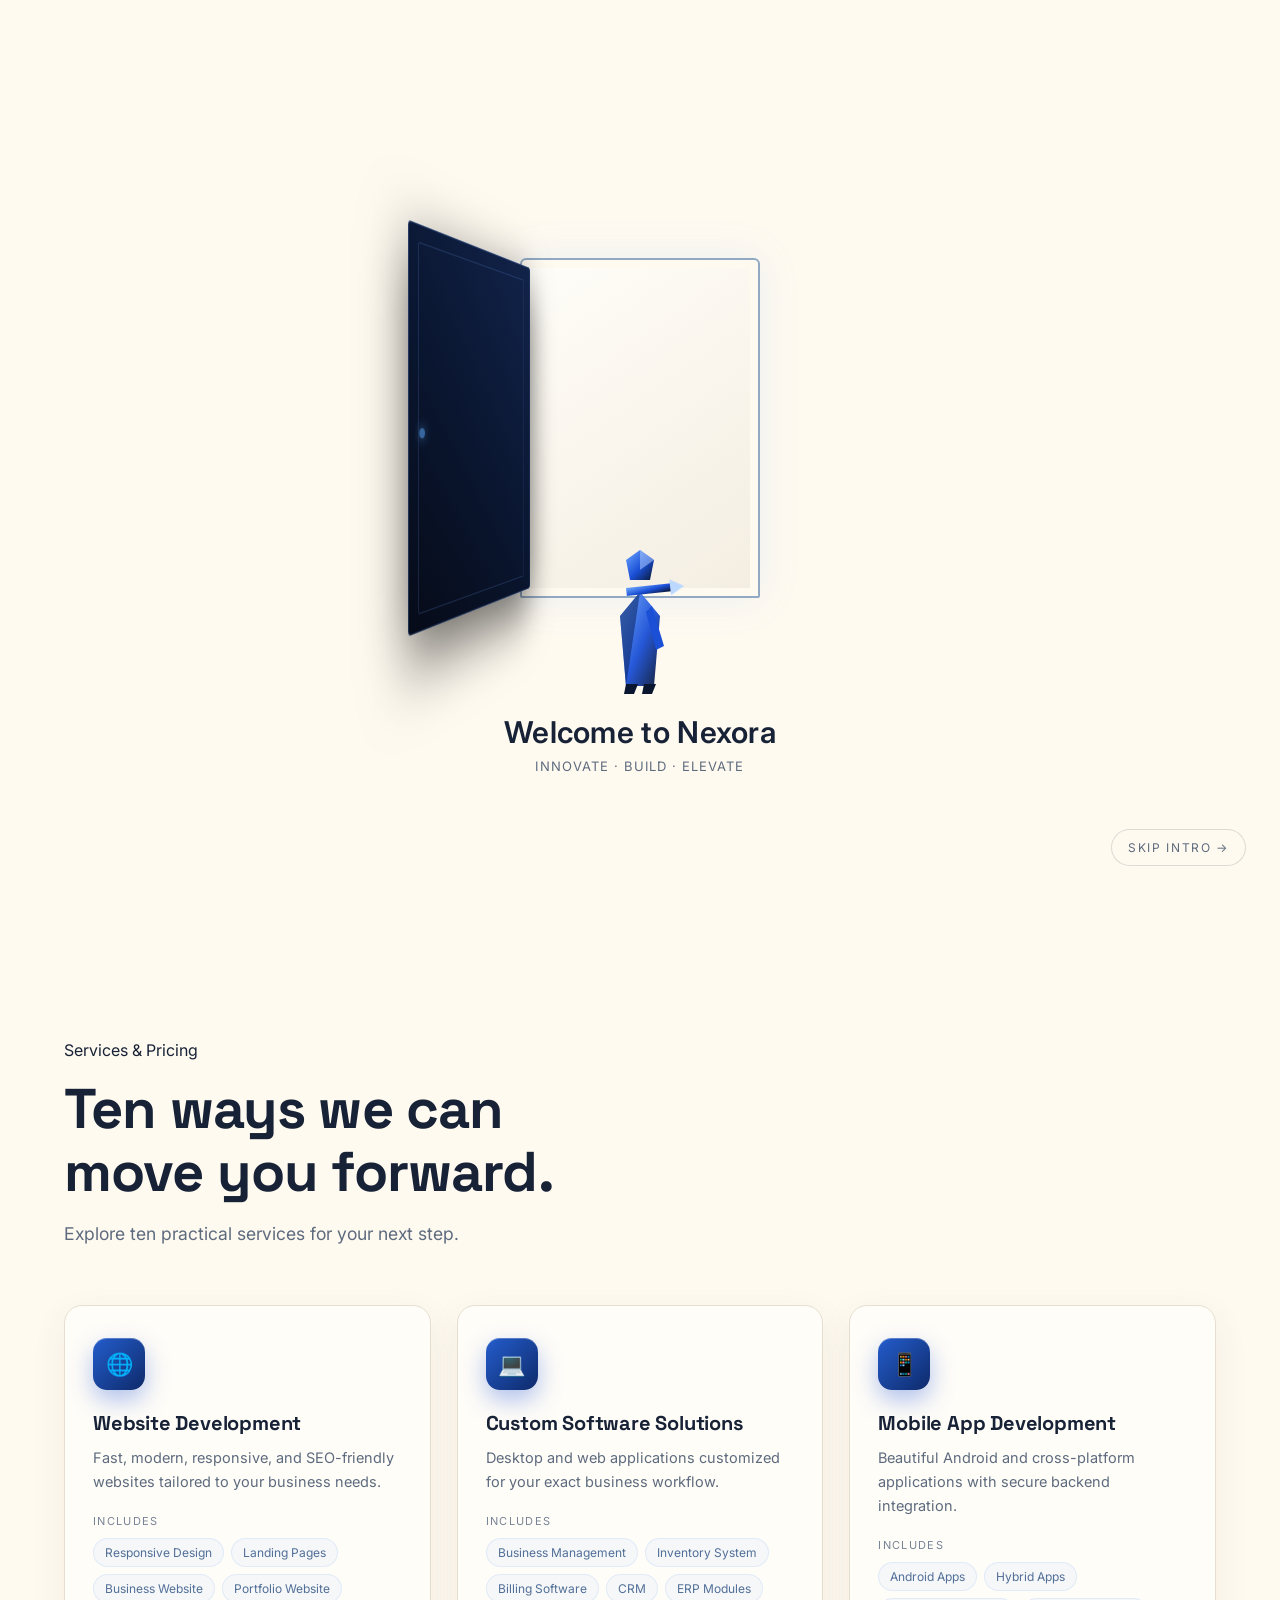
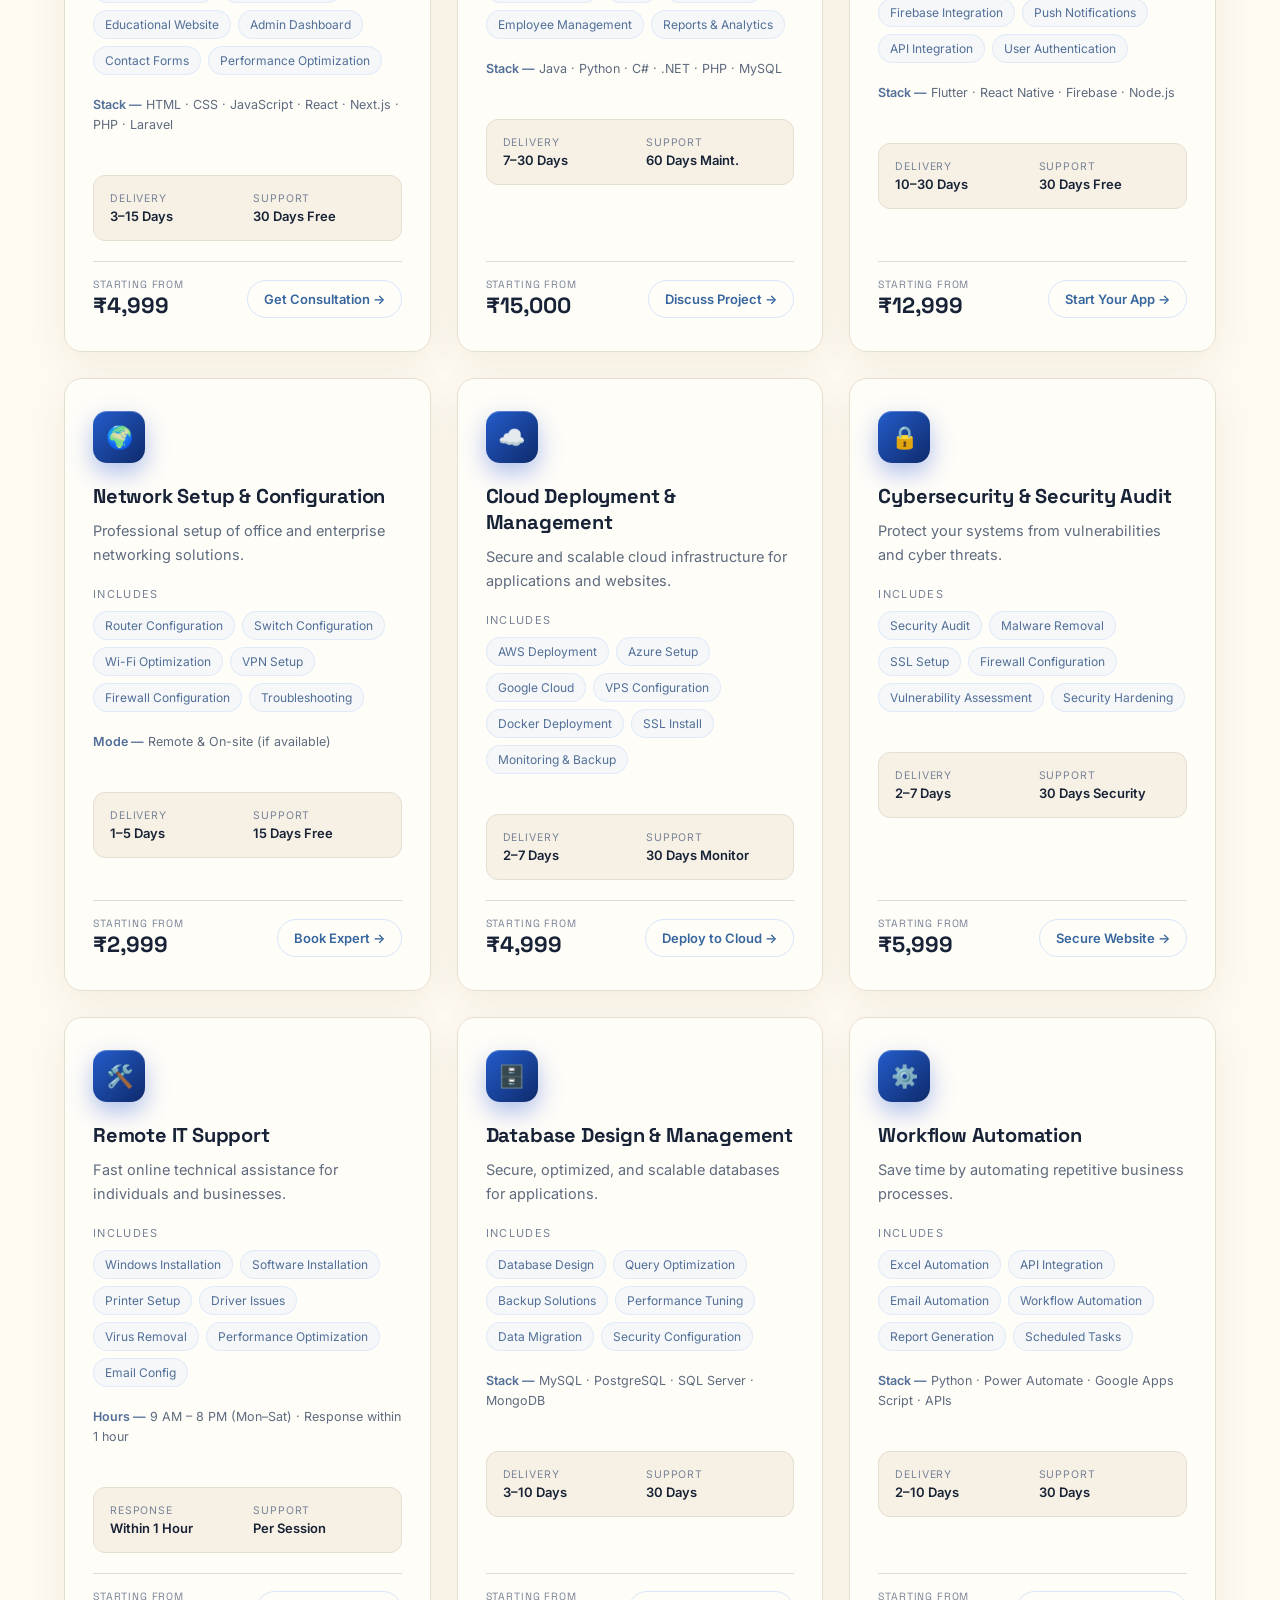
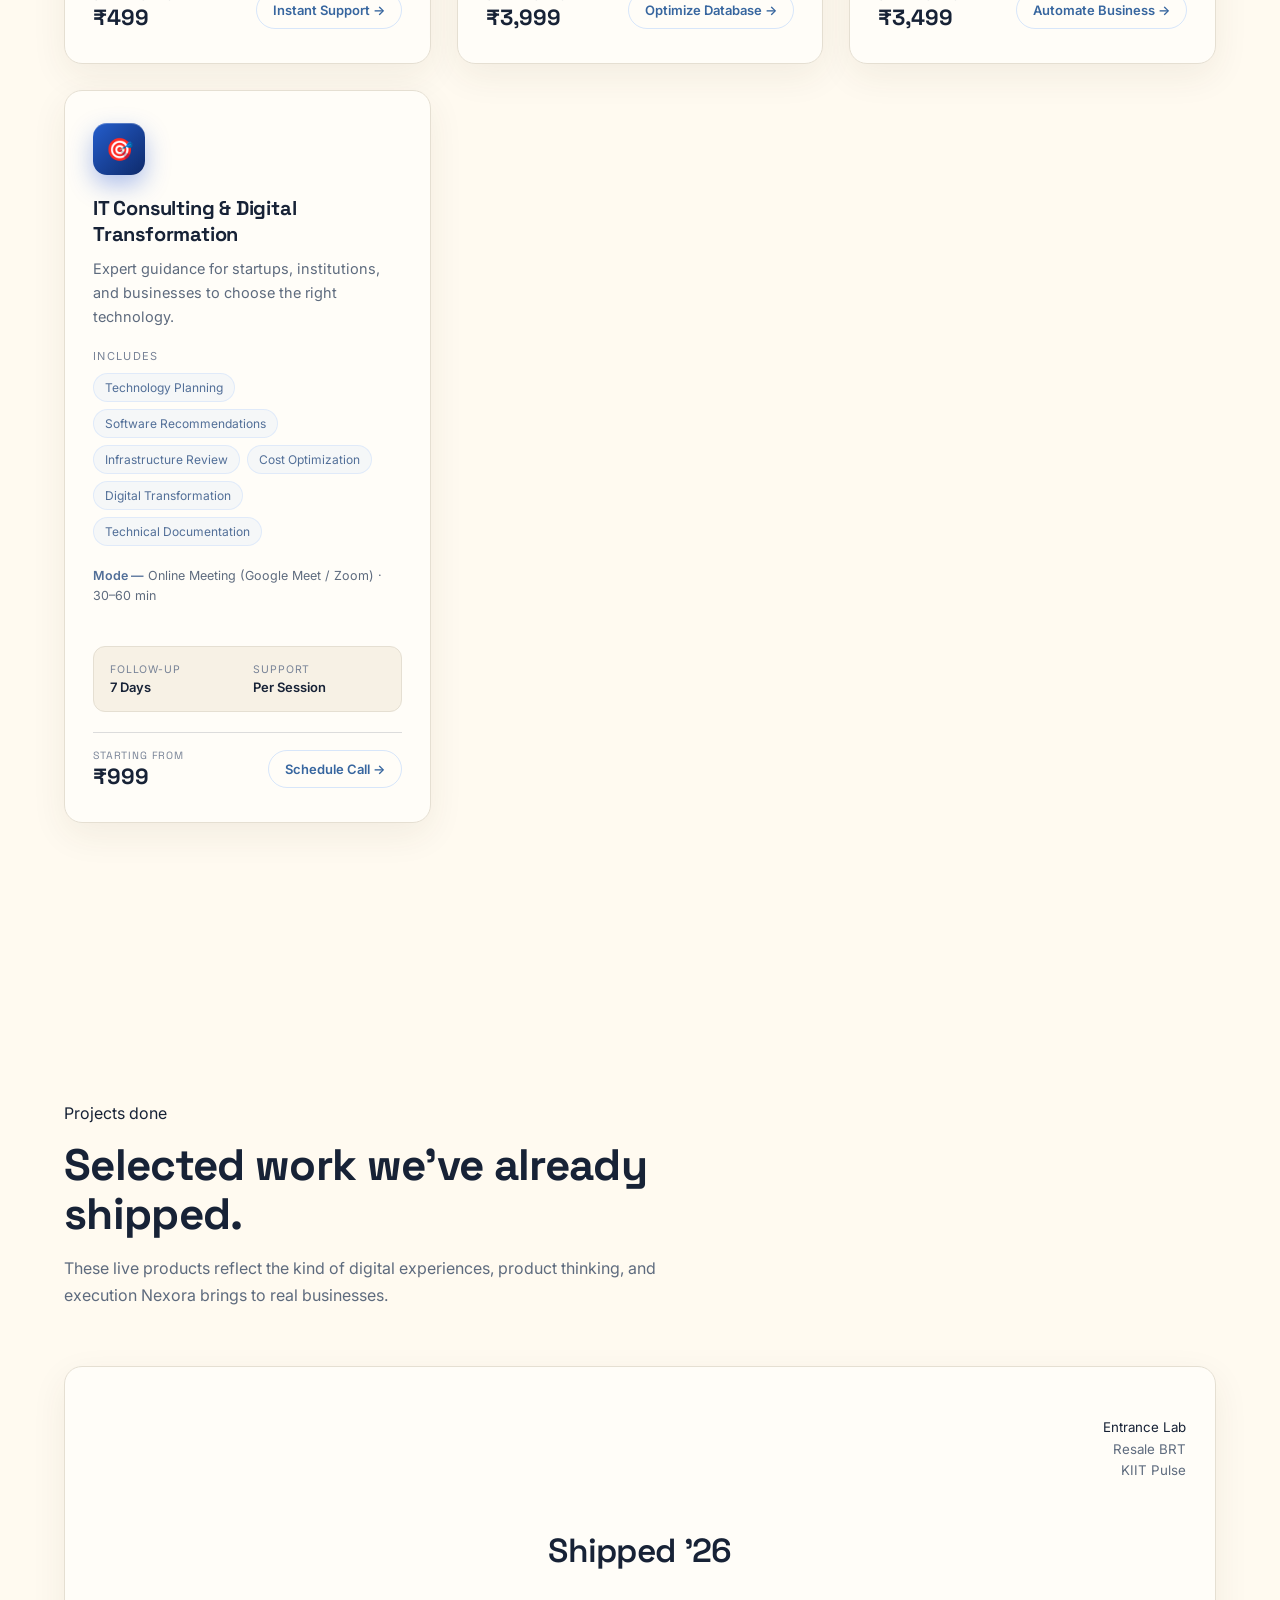
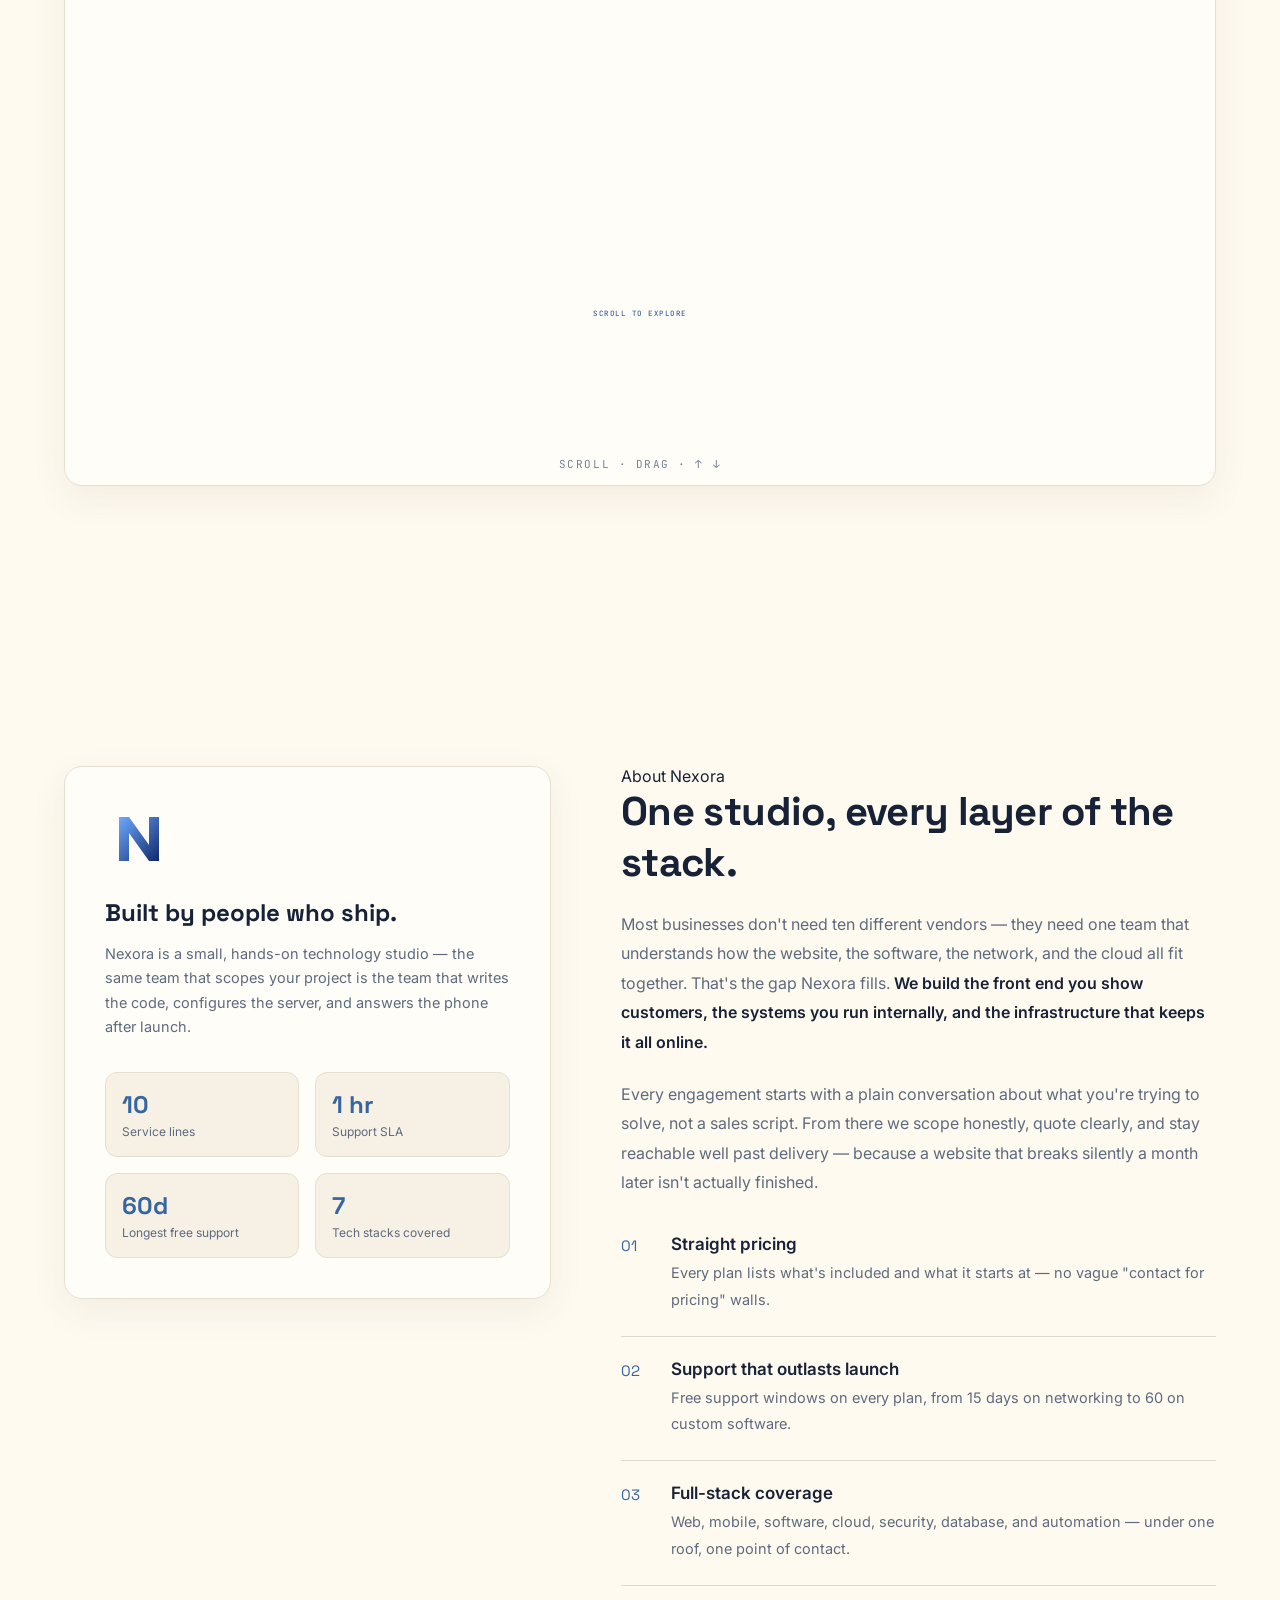
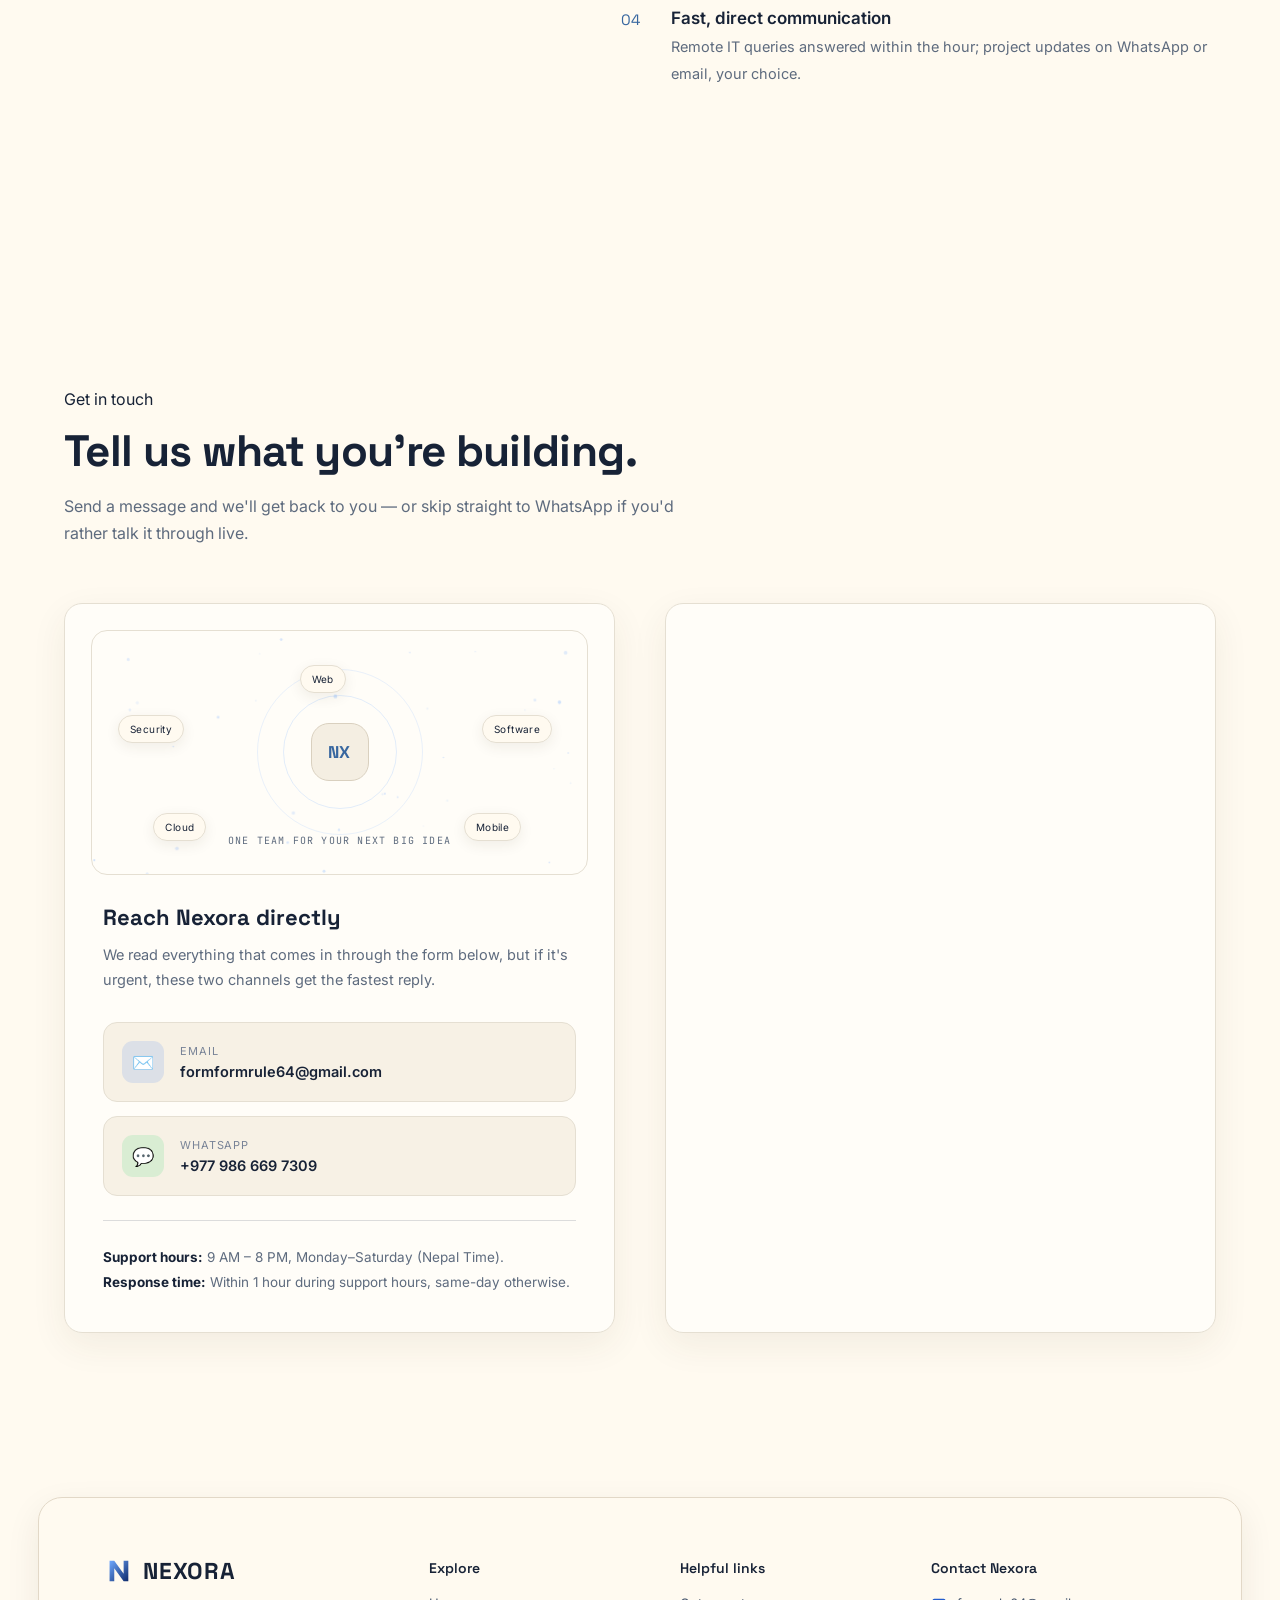
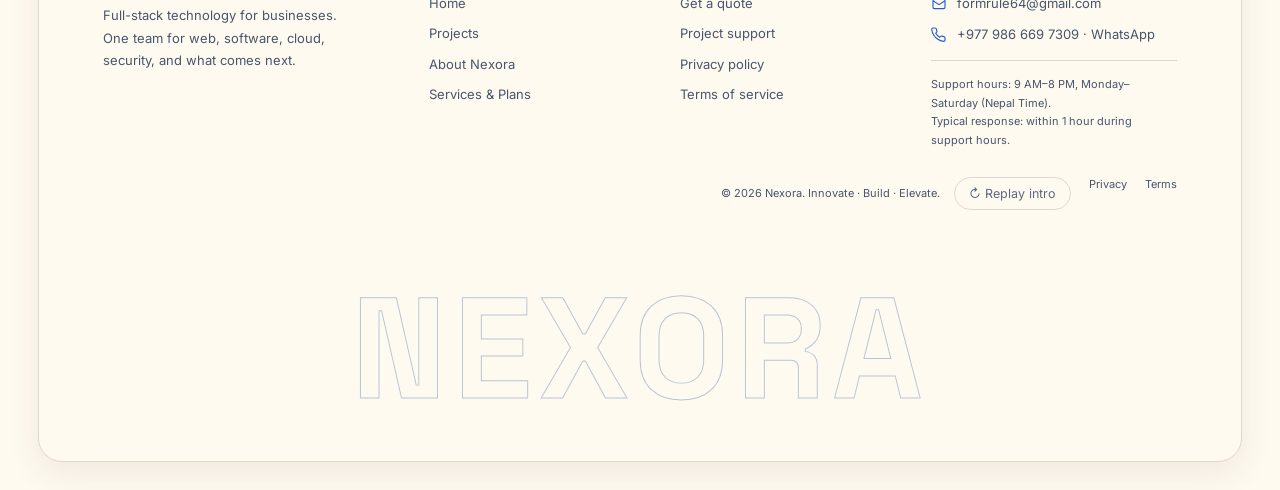
<file: index.html>
<!doctype html>
<html lang="en">
<head>
  <meta charset="utf-8">
  <meta http-equiv="refresh" content="0; url=nexora.html">
  <meta name="viewport" content="width=device-width, initial-scale=1">
  <title>Nexora — Innovate. Build. Elevate.</title>
  <script>
    window.location.replace('nexora.html');
  </script>
</head>
<body>
  <p>Opening Nexora… <a href="nexora.html">Continue</a></p>
</body>
</html>
</file>
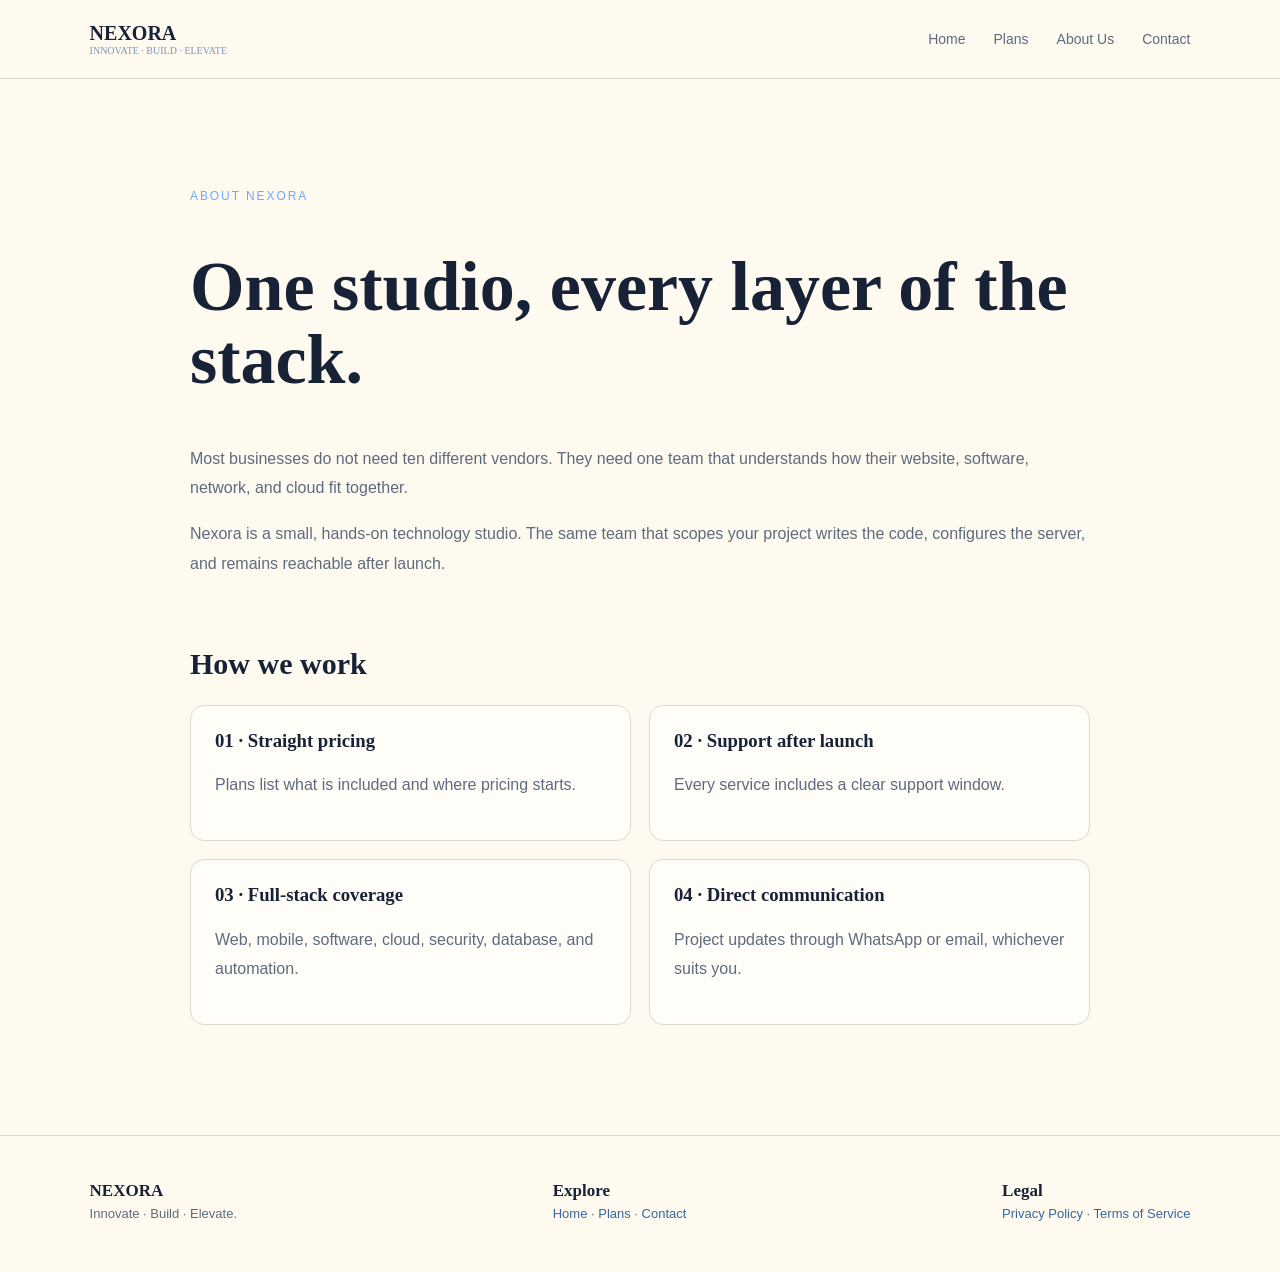
<file: about.html>
<!DOCTYPE html><html lang="en"><head><meta charset="UTF-8"><meta name="viewport" content="width=device-width, initial-scale=1.0"><title>About Us | Nexora</title><link rel="stylesheet" href="plans.html"><style>body{margin:0;background:#fffaf0;color:#172236;font-family:Inter,Arial,sans-serif}a{color:inherit;text-decoration:none}header{padding:22px 7%;border-bottom:1px solid #d9d8d1;display:flex;justify-content:space-between;align-items:center}.brand{font:bold 20px Space Grotesk}.brand small{display:block;font:10px Inter;color:#7f93b8}nav{display:flex;gap:28px;color:#5e6b7e;font-size:14px}.page{max-width:900px;margin:auto;padding:110px 7%}.eyebrow{color:#6fa8ff;letter-spacing:.16em;text-transform:uppercase;font-size:12px}h1,h2{font-family:Space Grotesk;font-size:clamp(40px,6vw,70px);line-height:1.05}h2{font-size:30px;margin-top:70px}p,li{color:#5e6b7e;line-height:1.85;font-size:16px}.values{display:grid;grid-template-columns:1fr 1fr;gap:18px}.value{padding:24px;background:#fffdf8;border:1px solid #d9d8d1;border-radius:14px}.value h3{font-family:Space Grotesk;margin-top:0}@media(max-width:700px){header{padding:12px 18px;gap:10px;flex-wrap:wrap}.brand{font-size:17px}nav{display:flex;order:3;width:100%;gap:22px;overflow-x:auto;white-space:nowrap;padding:4px 0 8px;scrollbar-width:none}nav::-webkit-scrollbar{display:none}.page{padding:72px 18px}.values{grid-template-columns:1fr;gap:14px}footer{padding:30px 18px;gap:16px;overflow-wrap:anywhere}}footer{border-top:1px solid #d9d8d1;padding:45px 7%;color:#5e6b7e;line-height:2;font-size:13px;display:flex;justify-content:space-between;gap:30px;flex-wrap:wrap}footer strong{color:#172236;font:700 17px Space Grotesk;display:block}footer a{color:#37669f}</style></head><body><header><a class="brand" href="nexora.html">NEXORA<small>INNOVATE · BUILD · ELEVATE</small></a><nav><a href="nexora.html">Home</a><a href="plans.html">Plans</a><a href="about.html">About Us</a><a href="contact.html">Contact</a></nav></header><main class="page"><div class="eyebrow">About Nexora</div><h1>One studio, every layer of the stack.</h1><p>Most businesses do not need ten different vendors. They need one team that understands how their website, software, network, and cloud fit together.</p><p>Nexora is a small, hands-on technology studio. The same team that scopes your project writes the code, configures the server, and remains reachable after launch.</p><h2>How we work</h2><div class="values"><div class="value"><h3>01 · Straight pricing</h3><p>Plans list what is included and where pricing starts.</p></div><div class="value"><h3>02 · Support after launch</h3><p>Every service includes a clear support window.</p></div><div class="value"><h3>03 · Full-stack coverage</h3><p>Web, mobile, software, cloud, security, database, and automation.</p></div><div class="value"><h3>04 · Direct communication</h3><p>Project updates through WhatsApp or email, whichever suits you.</p></div></div></main><footer><div><strong>NEXORA</strong>Innovate · Build · Elevate.</div><div><strong>Explore</strong><a href="nexora.html">Home</a> · <a href="plans.html">Plans</a> · <a href="contact.html">Contact</a></div><div><strong>Legal</strong><a href="privacy.html">Privacy Policy</a> · <a href="terms.html">Terms of Service</a></div></footer></body></html>
</file>
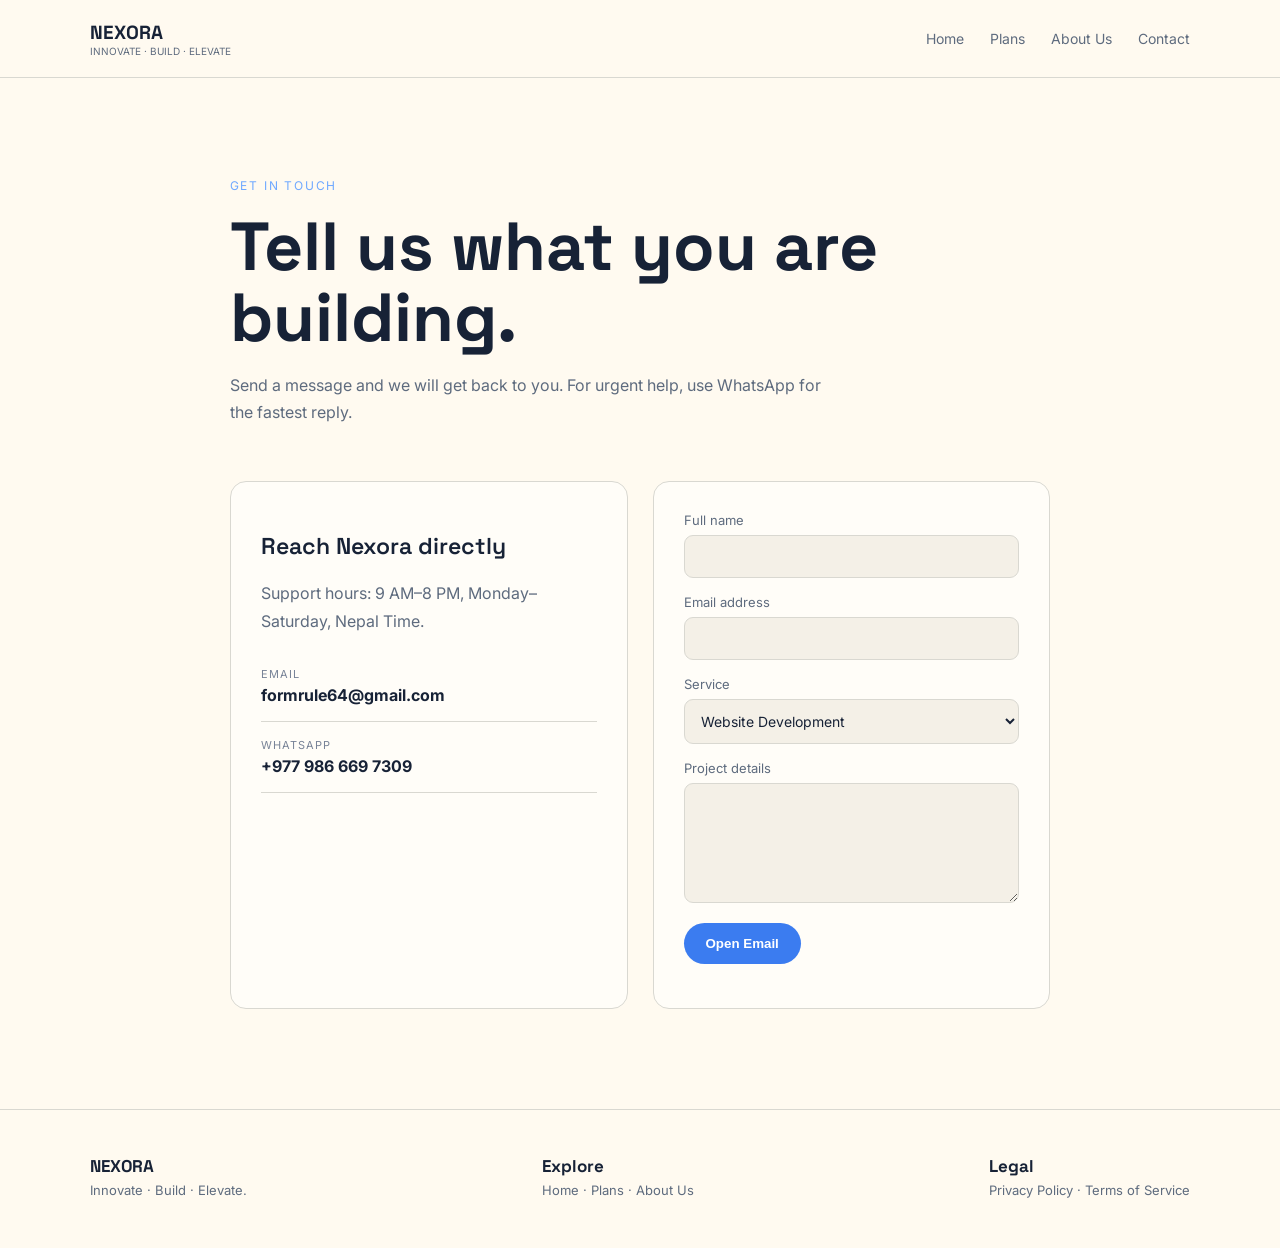
<file: contact.html>
<!DOCTYPE html>
<html lang="en">
<head>
<meta charset="UTF-8"><meta name="viewport" content="width=device-width, initial-scale=1.0">
<title>Contact | Nexora</title>
<link href="https://fonts.googleapis.com/css2?family=Space+Grotesk:wght@600;700&family=Inter:wght@400;500;600&display=swap" rel="stylesheet">
<style>
*{box-sizing:border-box}body{margin:0;background:#fffaf0;color:#172236;font-family:Inter,sans-serif}a{color:inherit;text-decoration:none}header{padding:20px 7%;border-bottom:1px solid #d9d8d1;display:flex;justify-content:space-between;align-items:center}.brand{font:bold 19px 'Space Grotesk'}.brand small{display:block;font:10px Inter;color:#5e6b7e}nav{display:flex;gap:26px;color:#5e6b7e;font-size:14px}.page{max-width:1000px;margin:auto;padding:100px 7%}.eyebrow{color:#6fa8ff;letter-spacing:.15em;text-transform:uppercase;font-size:12px}h1{font:700 clamp(40px,6vw,68px)/1.05 'Space Grotesk';margin:18px 0}.sub{color:#5e6b7e;line-height:1.7;max-width:600px}.columns{display:grid;grid-template-columns:1fr 1fr;gap:25px;margin-top:55px}.panel{background:#fffdf8;border:1px solid #d9d8d1;border-radius:16px;padding:30px}.panel h2{font:600 23px 'Space Grotesk'}.panel p{color:#5e6b7e;line-height:1.7}.contact{display:block;padding:16px 0;border-bottom:1px solid #d9d8d1}.contact small{display:block;color:#788397;text-transform:uppercase;font-size:11px;letter-spacing:.1em}.contact strong{display:block;margin-top:4px}.field{margin:0 0 16px}.field label{display:block;color:#5e6b7e;font-size:13px;margin-bottom:7px}.field input,.field select,.field textarea{width:100%;padding:12px;background:#f4f0e7;border:1px solid #d9d8d1;border-radius:9px;color:#172236;font:14px Inter}.field textarea{min-height:120px;resize:vertical}button{background:#3b7cf0;color:#fff;border:0;border-radius:99px;padding:13px 22px;font-weight:600;cursor:pointer}#status{color:#6fa8ff;margin-top:14px;font-size:13px}@media(max-width:700px){header{padding:12px 18px;gap:10px;flex-wrap:wrap}.brand{font-size:17px}nav{display:flex;order:3;width:100%;gap:22px;overflow-x:auto;white-space:nowrap;padding:4px 0 8px;scrollbar-width:none}nav::-webkit-scrollbar{display:none}.page{padding:72px 18px}.columns{grid-template-columns:1fr;gap:16px;margin-top:36px}.panel{padding:24px 20px}footer{padding:30px 18px;gap:16px;overflow-wrap:anywhere}}footer{border-top:1px solid #d9d8d1;padding:45px 7%;color:#5e6b7e;line-height:2;font-size:13px;display:flex;justify-content:space-between;gap:30px;flex-wrap:wrap}footer strong{display:block;color:#172236;font:700 17px 'Space Grotesk'}
</style>
</head>
<body>
<header><a class="brand" href="nexora.html">NEXORA<small>INNOVATE · BUILD · ELEVATE</small></a><nav><a href="nexora.html">Home</a><a href="plans.html">Plans</a><a href="about.html">About Us</a><a href="contact.html">Contact</a></nav></header>
<main class="page"><div class="eyebrow">Get in touch</div><h1>Tell us what you are building.</h1><p class="sub">Send a message and we will get back to you. For urgent help, use WhatsApp for the fastest reply.</p><div class="columns"><section class="panel"><h2>Reach Nexora directly</h2><p>Support hours: 9 AM–8 PM, Monday–Saturday, Nepal Time.</p><a class="contact" href="mailto:formrule64@gmail.com"><small>Email</small><strong>formrule64@gmail.com</strong></a><a class="contact" href="https://wa.me/9779866697309"><small>WhatsApp</small><strong>+977 986 669 7309</strong></a></section><section class="panel"><form id="form"><div class="field"><label for="name">Full name</label><input id="name" required></div><div class="field"><label for="email">Email address</label><input id="email" type="email" required></div><div class="field"><label for="service">Service</label><select id="service"><option>Website Development</option><option>Custom Software Solutions</option><option>Mobile App Development</option><option>Network Setup & Configuration</option><option>Cloud Deployment & Management</option><option>Cybersecurity & Security Audit</option><option>Remote IT Support</option><option>Database Design & Management</option><option>Workflow Automation</option><option>IT Consulting & Digital Transformation</option></select></div><div class="field"><label for="message">Project details</label><textarea id="message" required></textarea></div><button>Open Email</button><div id="status"></div></form></section></div></main>
<footer><div><strong>NEXORA</strong>Innovate · Build · Elevate.</div><div><strong>Explore</strong><a href="nexora.html">Home</a> · <a href="plans.html">Plans</a> · <a href="about.html">About Us</a></div><div><strong>Legal</strong><a href="privacy.html">Privacy Policy</a> · <a href="terms.html">Terms of Service</a></div></footer>
<script>
const requested = new URLSearchParams(location.search).get('service');
if (requested) document.getElementById('service').value = requested;
document.getElementById('form').addEventListener('submit', function(event){
  event.preventDefault();
  const name = document.getElementById('name').value;
  const email = document.getElementById('email').value;
  const service = document.getElementById('service').value;
  const message = document.getElementById('message').value;
  location.href = 'mailto:formrule64@gmail.com?subject=' + encodeURIComponent('New inquiry: ' + service + ' - from ' + name) + '&body=' + encodeURIComponent('Name: ' + name + '\nEmail: ' + email + '\nService: ' + service + '\n\nMessage:\n' + message);
  document.getElementById('status').textContent = 'Opening your email app...';
});
</script>
</body>
</html>
</file>
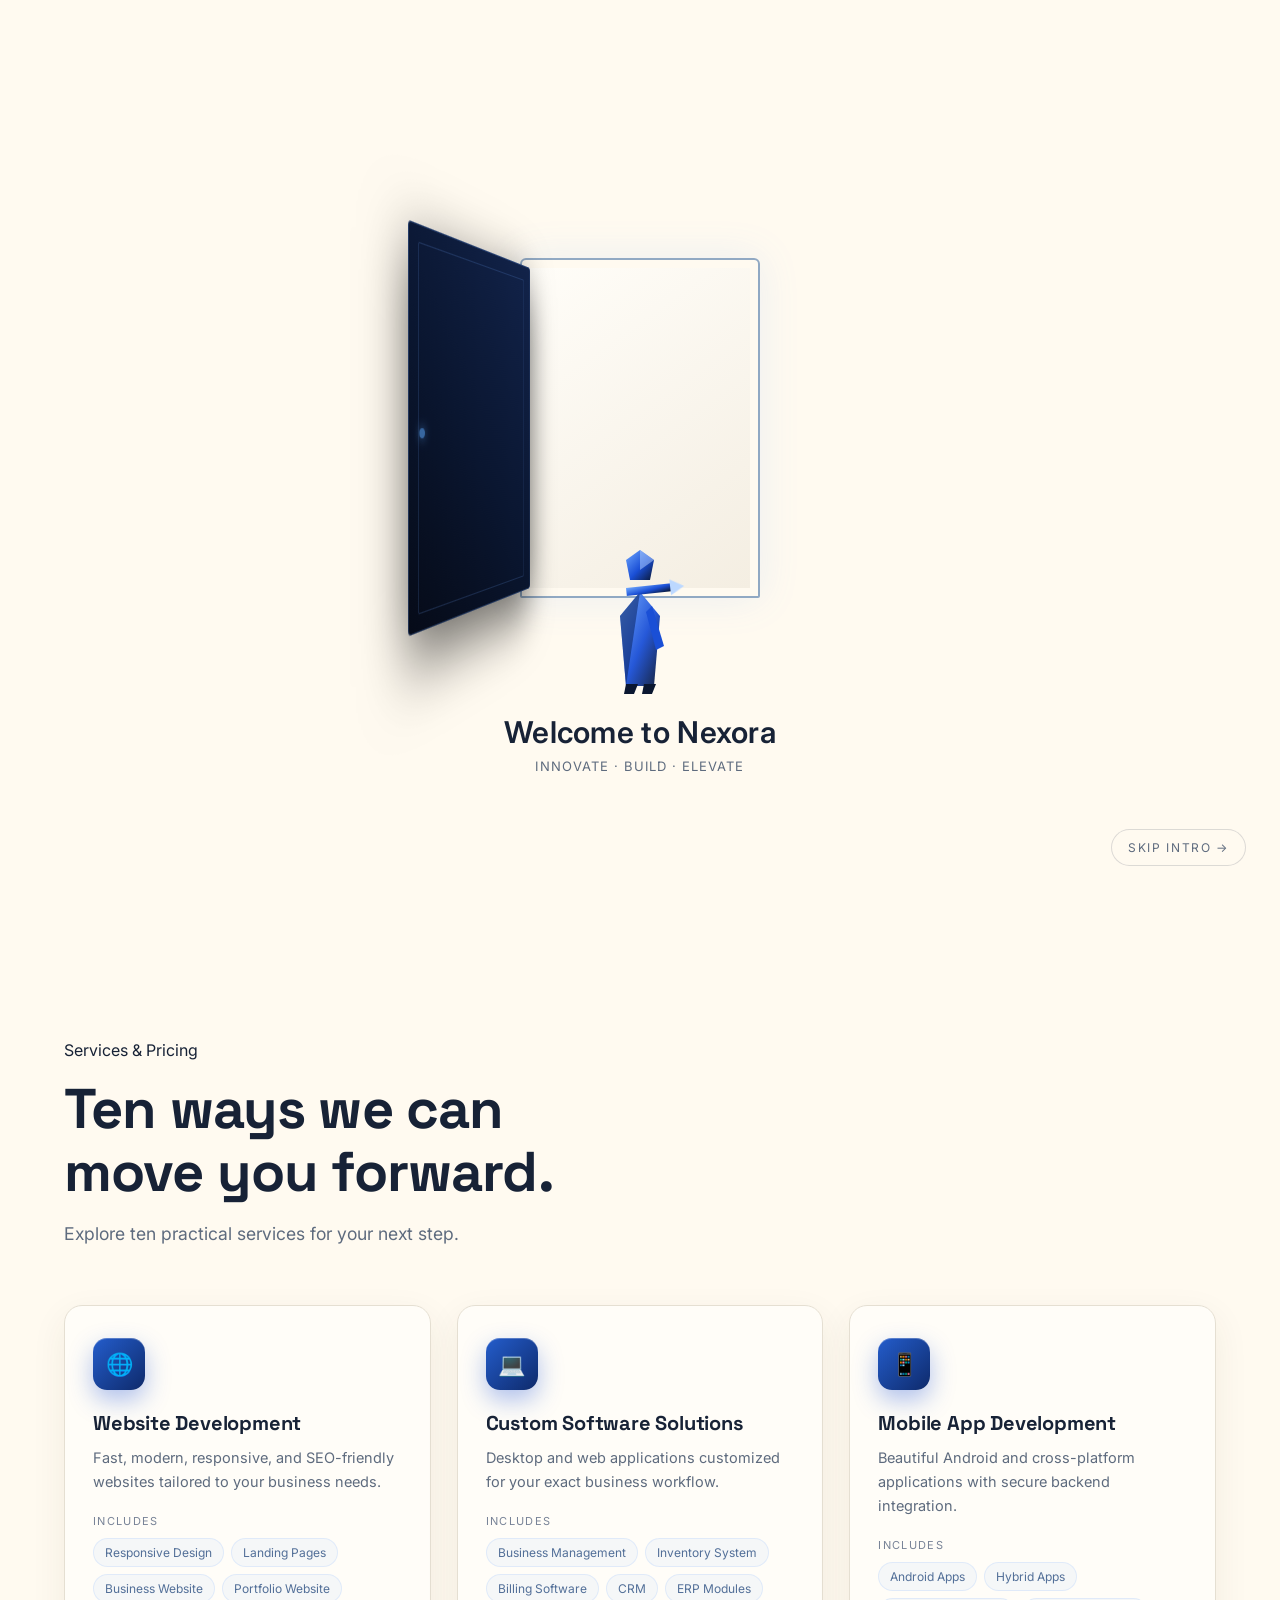
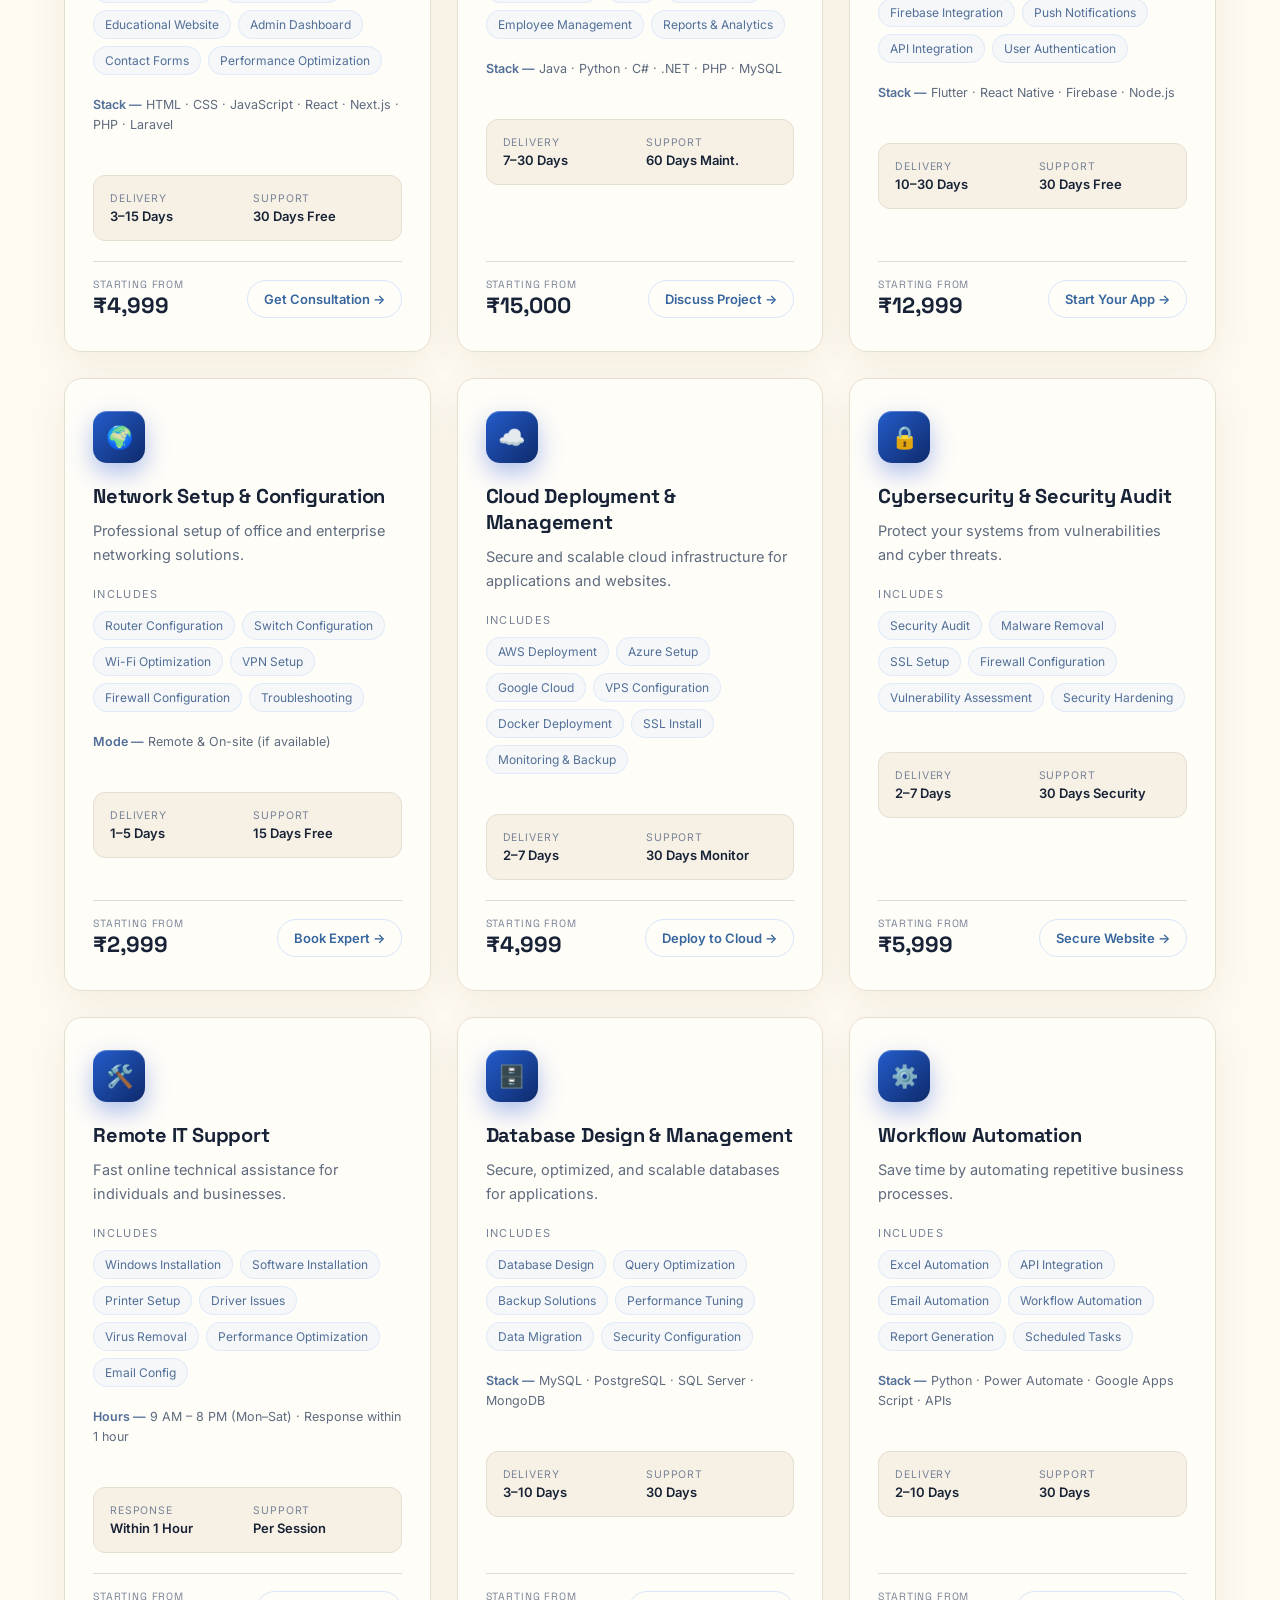
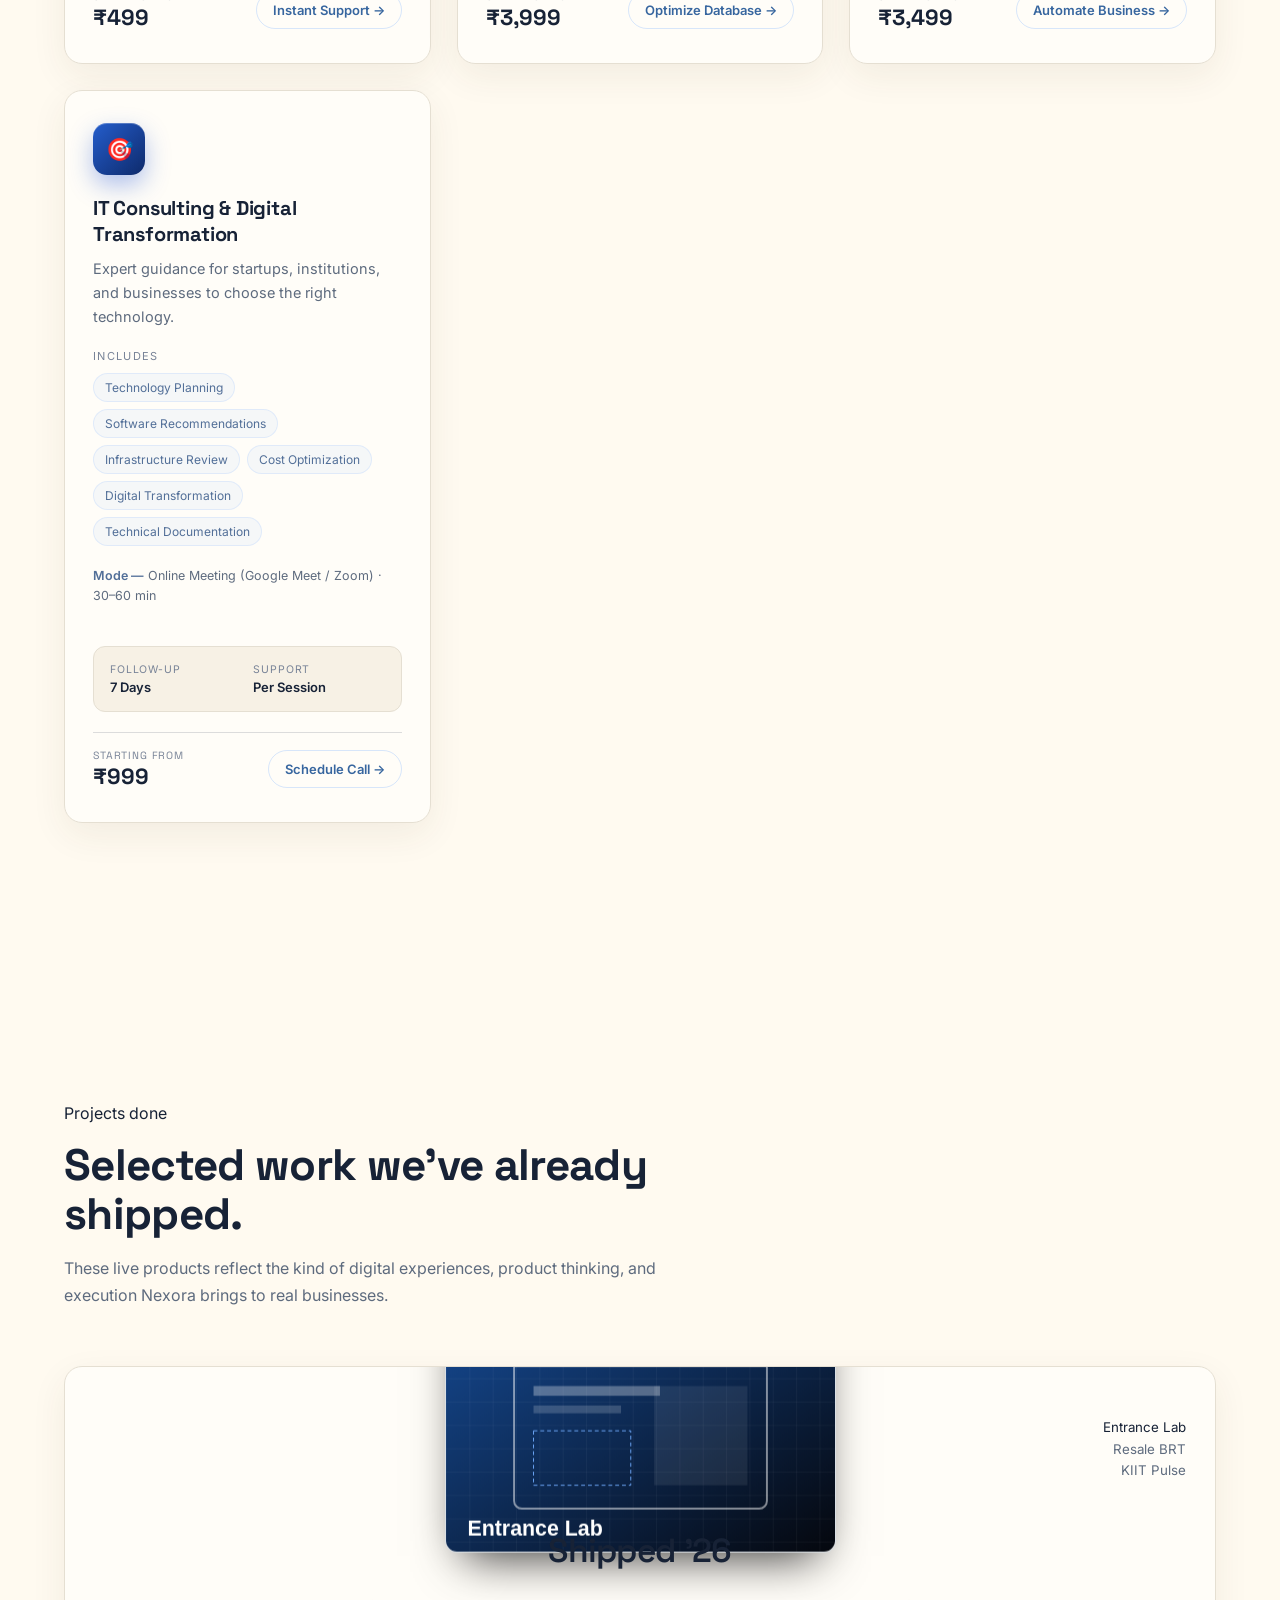
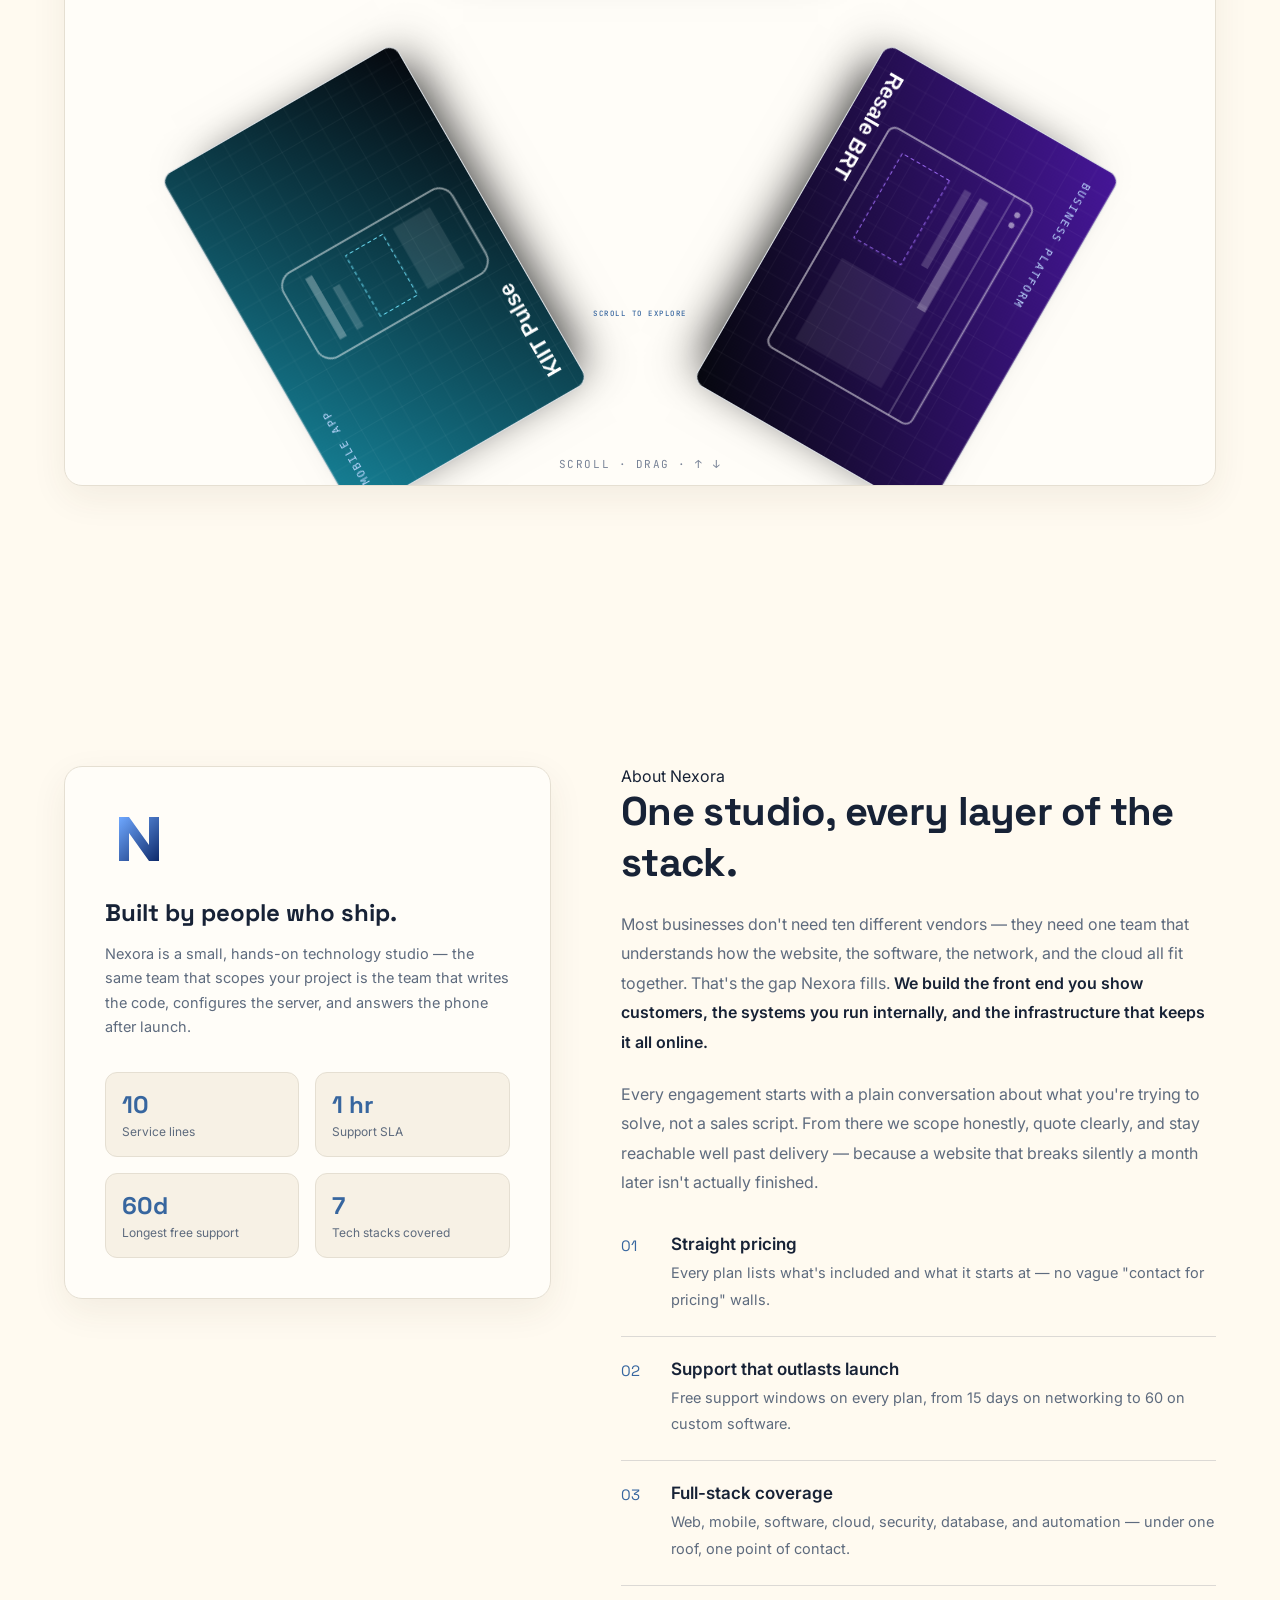
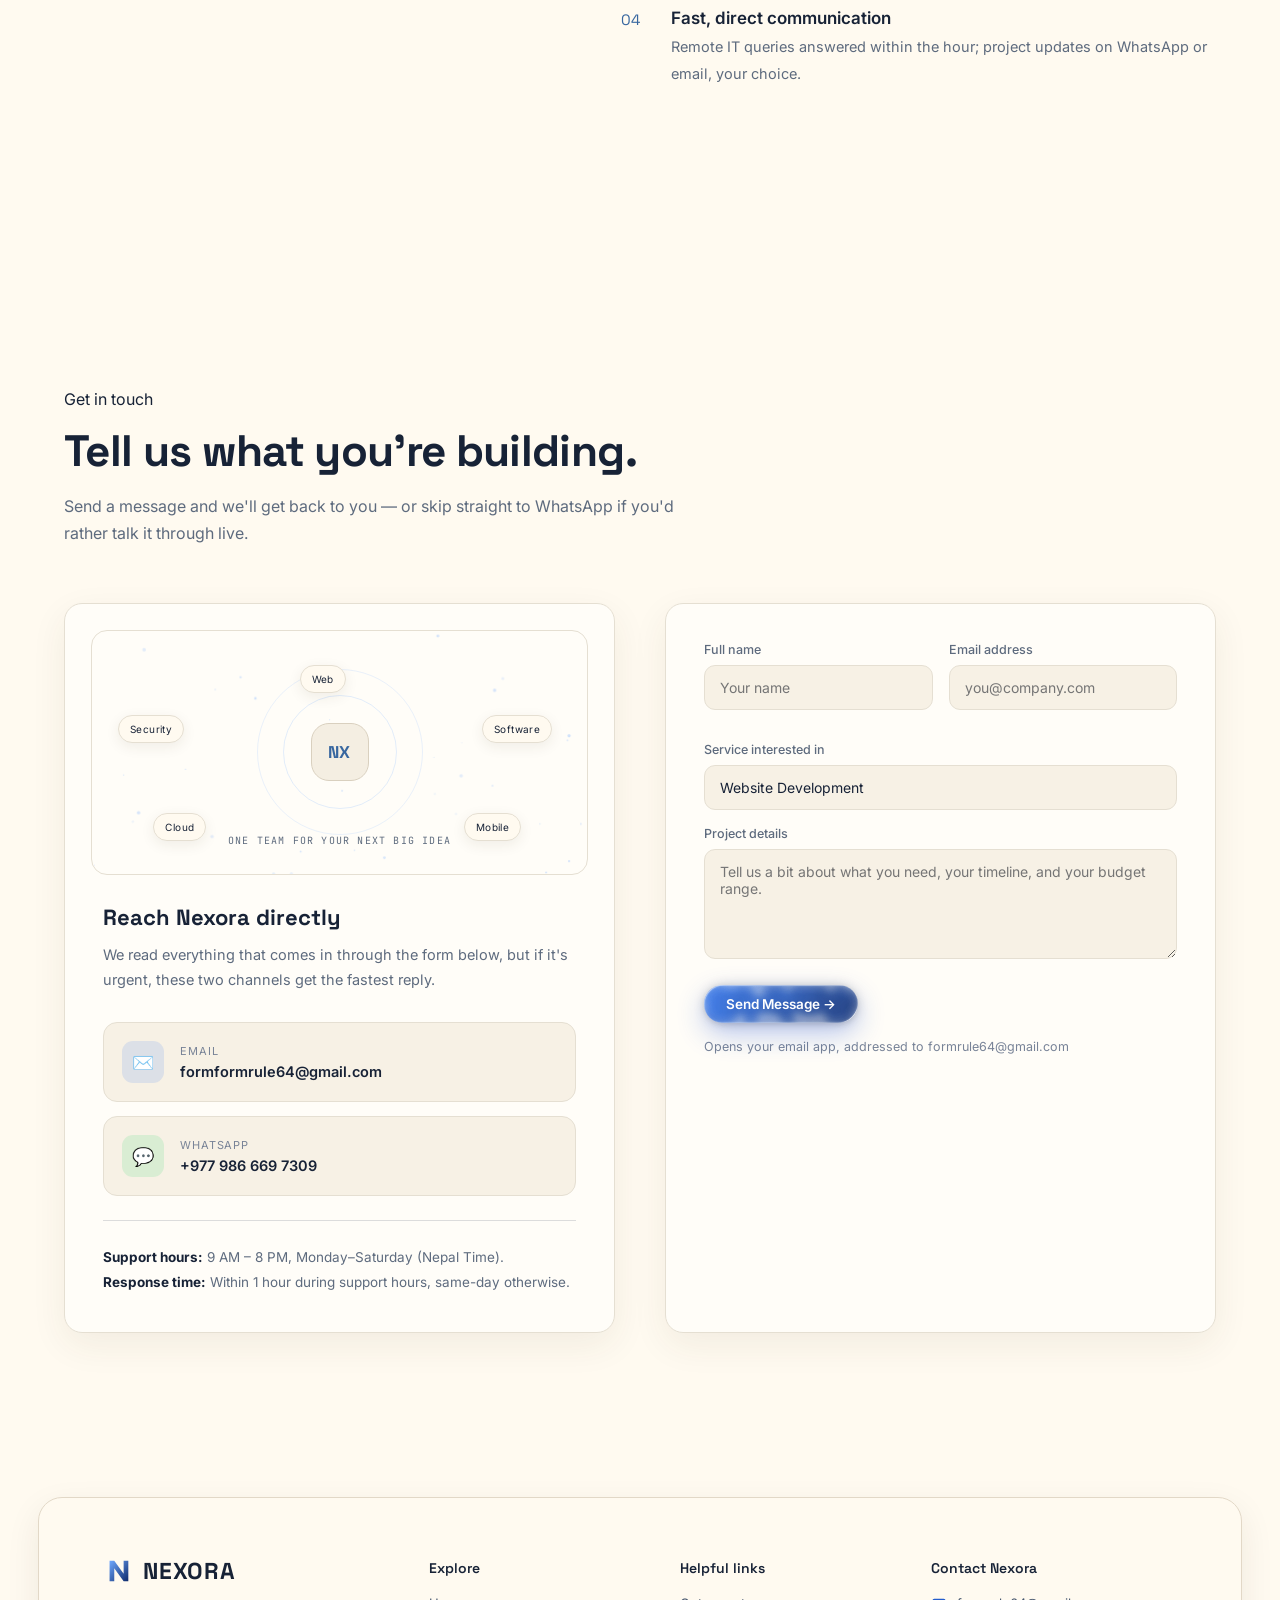
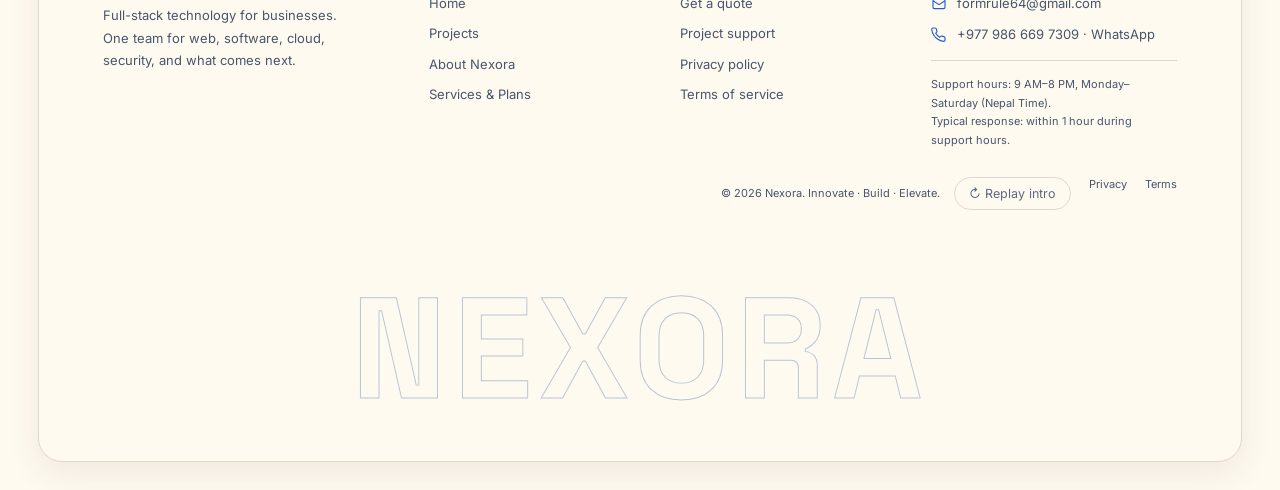
<file: nexora.html>
<!DOCTYPE html>
<html lang="en">
<head>
<meta charset="UTF-8">
<meta name="viewport" content="width=device-width, initial-scale=1.0">
<title>Nexora — Innovate. Build. Elevate.</title>
<link rel="preconnect" href="https://fonts.googleapis.com">
<link href="https://fonts.googleapis.com/css2?family=Space+Grotesk:wght@400;500;600;700&family=Inter:wght@400;500;600;700&family=JetBrains+Mono:wght@400;500&display=swap" rel="stylesheet">
<style>
  :root{
    --bg:#fbf8f1;
    --panel:#fffdf8;
    --panel-2:#f4f0e7;
    --panel-3:#eee8dc;
    --line: rgba(38,53,74,0.16);
    --blue-deep:#0e2a6b;
    --blue-1:#1a4fd6;
    --blue-2:#245dcc;
    --blue-3:#37669f;
    --ice:#526f98;
    --white:#172236;
    --muted:#5e6b7e;
    --muted-2:#788397;
    --gold:#ffb454;
    --radius: 18px;
    --ease: cubic-bezier(.16,.84,.44,1);
  }
  *{margin:0;padding:0;box-sizing:border-box;}
  html{scroll-behavior:smooth;}
  body{
    background:var(--bg);
    color:var(--white);
    font-family:'Inter',sans-serif;
    overflow-x:hidden;
    -webkit-font-smoothing:antialiased;
  }
  ::selection{background:var(--blue-2);color:#fff;}
  #intro .caption .line,#intro .skip:hover,.hero-slider .slide-content{color:#f3f7ff;}
  header{background:rgba(251,248,241,.92);}
  header.scrolled{background:rgba(251,248,241,.97);box-shadow:0 10px 30px -12px rgba(23,34,54,.16);}
  .site-footer{background:#fffdf8;color:#5e6b7e;}
  .sf-brand,.sf-col h3{color:#172236;}
  .sf-col li,.sf-col a{color:#5e6b7e;}
  h1,h2,h3,.display{font-family:'Space Grotesk',sans-serif;}
  .mono{font-family:'JetBrains Mono',monospace;}
  a{color:inherit;text-decoration:none;}
  ul{list-style:none;}
  img,svg{display:block;max-width:100%;}
  button{font-family:inherit;cursor:pointer;border:none;background:none;color:inherit;}

  /* ================= BACKDROP ================= */
  .bg-grid{
    position:fixed;inset:0;z-index:0;
    background-image:
      linear-gradient(var(--line) 1px, transparent 1px),
      linear-gradient(90deg, var(--line) 1px, transparent 1px);
    background-size: 64px 64px;
    mask-image: radial-gradient(ellipse 90% 60% at 50% 0%, #000 30%, transparent 90%);
    opacity:.5;
    pointer-events:none;
  }
  .bg-glow{
    position:fixed;inset:0;z-index:0;pointer-events:none;
    background:
      radial-gradient(600px 400px at 15% 8%, rgba(59,124,240,.20), transparent 60%),
      radial-gradient(500px 380px at 85% 30%, rgba(111,168,255,.14), transparent 60%);
  }

  /* ================= INTRO OVERLAY ================= */
  #intro{
    position:fixed;inset:0;z-index:999;
    background: radial-gradient(120% 120% at 50% 40%, #0a1226 0%, #05070d 70%);
    display:flex;align-items:center;justify-content:center;
    overflow:hidden;
    transition: opacity 1s var(--ease), visibility 1s var(--ease);
  }
  #intro.hide{opacity:0;visibility:hidden;pointer-events:none;}
  #intro .stage{
    position:relative;width:min(560px, 86vw);aspect-ratio:1/1;
  }
  #intro .skip{
    position:absolute;bottom:34px;right:34px;z-index:5;
    font-size:12px;letter-spacing:.14em;text-transform:uppercase;
    color:var(--muted);border:1px solid var(--line);padding:10px 16px;
    border-radius:100px;transition:all .25s var(--ease);
    background:rgba(255,255,255,.02);
  }
  #intro .skip:hover{color:var(--white);border-color:var(--blue-2);background:rgba(59,124,240,.1);}
  #intro .caption{
    position:absolute;left:50%;bottom:14%;transform:translateX(-50%);
    text-align:center;width:100%;
  }
  #intro .caption .line{
    font-size:clamp(20px,3vw,30px);font-weight:600;letter-spacing:.01em;
    opacity:0;color:var(--white);
    animation: revealLine .7s var(--ease) forwards;
  }
  #intro .caption .sub{
    margin-top:8px;font-size:13px;color:var(--muted);letter-spacing:.08em;text-transform:uppercase;
    opacity:0; animation: revealLine .7s var(--ease) forwards;
  }
  @keyframes revealLine{ from{opacity:0; transform:translateY(10px);} to{opacity:1; transform:translateY(0);} }

  /* door frame */
  .door-frame{
    position:absolute; left:50%; top:46%; transform:translate(-50%,-50%);
    width:220px; height:320px; perspective:900px;
  }
  .door-jamb{
    position:absolute; inset:-10px;
    border:2px solid var(--blue-3); border-radius:6px 6px 2px 2px;
    opacity:.55; box-shadow:0 0 40px rgba(111,168,255,.25);
  }
  .door-leaf{
    position:absolute; inset:0; transform-origin:left center;
    background: linear-gradient(135deg,#12234a 0%, #0a1630 55%, #060b18 100%);
    border-radius:4px;
    box-shadow: inset 0 0 0 1px rgba(111,168,255,.25), 0 20px 60px rgba(0,0,0,.6);
    animation: doorOpen 1.6s .5s var(--ease) forwards;
  }
  .door-leaf::before{
    content:'';position:absolute; inset:14px;
    border:1px solid rgba(111,168,255,.18); border-radius:2px;
  }
  .door-knob{
    position:absolute; right:16px; top:50%; width:8px;height:8px; border-radius:50%;
    background:var(--blue-3); box-shadow:0 0 10px var(--blue-3);
  }
  @keyframes doorOpen{
    0%{ transform:rotateY(0deg); }
    100%{ transform:rotateY(-108deg); }
  }
  .light-spill{
    position:absolute; inset:0; border-radius:4px;
    background:linear-gradient(90deg, rgba(111,168,255,.55), transparent 70%);
    opacity:0; animation: spill 1.4s 1.1s var(--ease) forwards;
  }
  @keyframes spill{ 0%{opacity:0;} 40%{opacity:.9;} 100%{opacity:0;} }

  /* low-poly figure */
  .figure{
    position:absolute; left:50%; bottom:6%; width:120px; height:200px;
    transform: translate(-160px, 0) scale(.92);
    opacity:0;
    animation: walkIn 1.1s 1.35s var(--ease) forwards;
  }
  @keyframes walkIn{
    0%{ opacity:0; transform:translate(-160px,0) scale(.92); }
    30%{ opacity:1; }
    100%{ opacity:1; transform:translate(-60px,0) scale(1); }
  }
  .figure svg{ width:100%; height:100%; overflow:visible; }
  .arm-point{
    transform-origin: 46px 92px;
    animation: pointArm .6s 2.5s var(--ease) forwards;
  }
  @keyframes pointArm{
    0%{ transform:rotate(58deg); }
    100%{ transform:rotate(-6deg); }
  }
  .figure .head{ animation: headBob 2.4s 2.5s var(--ease) infinite; transform-origin:60px 30px; }
  @keyframes headBob{ 0%,100%{transform:rotate(0deg);} 50%{transform:rotate(-3deg);} }

  .ray{
    position:absolute; left:50%; bottom:16%;
    width:2px; height:0; background:linear-gradient(180deg, var(--blue-3), transparent);
    transform: translate(90px,-4px) rotate(64deg);
    transform-origin: top;
    opacity:0; animation: rayShoot .5s 2.9s var(--ease) forwards;
  }
  @keyframes rayShoot{ 0%{height:0; opacity:0;} 30%{opacity:1;} 100%{height:220px; opacity:.5;} }

  /* ================= NAV ================= */
  header{
    position:fixed; top:0; left:0; right:0; z-index:100;
    display:flex; align-items:center; justify-content:space-between;
    padding:20px clamp(20px,5vw,64px);
    background:rgba(5,7,13,.55);
    backdrop-filter: blur(14px);
    border-bottom:1px solid var(--line);
  }
  .brand{display:flex;align-items:center;gap:10px;font-weight:700;font-size:19px;letter-spacing:.02em;}
  .brand .mark{width:30px;height:30px;}
  .brand .mark svg{width:100%;height:100%;}
  .brand small{display:block;font-size:9px;color:var(--muted);letter-spacing:.22em;font-weight:500;margin-top:1px;}
  nav ul{display:flex;gap:36px;}
  nav a{
    font-size:14px;font-weight:500;color:var(--muted); position:relative; padding:4px 0;
    transition:color .25s;
  }
  nav a::after{
    content:'';position:absolute;left:0;bottom:0;width:0;height:1px;background:var(--blue-3);
    transition:width .3s var(--ease);
  }
  nav a:hover{color:var(--white);}
  nav a:hover::after{width:100%;}
  .nav-right{display:flex;align-items:center;gap:18px;}
  .btn{
    display:inline-flex;align-items:center;gap:8px;
    padding:11px 22px;border-radius:100px;font-size:13.5px;font-weight:600;
    transition:all .3s var(--ease);
  }
  .btn-primary{
    background:linear-gradient(135deg, var(--blue-2), var(--blue-deep));
    color:#fff; box-shadow:0 8px 24px rgba(26,79,214,.35), inset 0 1px 0 rgba(255,255,255,.2);
  }
  .btn-primary:hover{ transform:translateY(-2px); box-shadow:0 12px 30px rgba(26,79,214,.5); }
  .btn-ghost{ border:1px solid var(--line); color:var(--white); background:rgba(255,255,255,.02); }
  .btn-ghost:hover{ border-color:var(--blue-2); background:rgba(59,124,240,.08); }
  .btn-wa{
    background:rgba(37,211,102,.12); color:#63e08a; border:1px solid rgba(99,224,138,.3);
  }
  .btn-wa:hover{ background:rgba(37,211,102,.2); transform:translateY(-2px); }
  .menu-toggle{display:none;}

  section{ position:relative; z-index:1; padding:140px clamp(20px,6vw,64px); }

  /* ================= HERO SLIDER ================= */
  #home.hero-slider-section {
    position: relative;
    width: 100vw;
    height: 100vh;
    min-height: 720px;
    padding: 0;
    margin: 0;
    overflow: hidden;
    display: block;
  }
  .hero-slider {
    position: relative;
    width: 100%;
    height: 100%;
    overflow: hidden;
  }
  .hero-slider .slider-list {
    position: relative;
    width: 100%;
    height: 100%;
  }
  .hero-slider .slider-item {
    position: absolute;
    inset: 0;
    background-size: cover;
    background-position: center;
    opacity: 0;
    visibility: hidden;
    transition: opacity 0.9s cubic-bezier(0.4, 0, 0.2, 1), visibility 0.9s;
  }
  .hero-slider .slider-item.active {
    opacity: 1;
    visibility: visible;
    z-index: 1;
  }
  .hero-slider .slider-item .slide-overlay {
    position: absolute;
    inset: 0;
    background: linear-gradient(
      90deg,
      rgba(5, 7, 13, 0.38) 0%,
      rgba(5, 7, 13, 0.16) 40%,
      rgba(5, 7, 13, 0.04) 72%,
      rgba(5, 7, 13, 0.12) 100%
    ),
    radial-gradient(circle at 18% 50%, rgba(14, 42, 107, 0.08) 0%, rgba(5, 7, 13, 0.16) 100%);
  }
  .hero-slider .slider-item .slide-content {
    position: absolute;
    top: 22%;
    left: clamp(20px, 6vw, 80px);
    max-width: 680px;
    z-index: 10;
  }
  .hero-slider .slider-item .eyebrow {
    opacity: 0;
    transform: translateY(24px);
    margin-bottom: 20px;
  }
  .hero-slider .slider-item h1.hero-title {
    font-size: clamp(34px, 4.6vw, 62px);
    line-height: 1.05;
    font-weight: 700;
    letter-spacing: -0.02em;
    color: var(--white);
    margin-bottom: 20px;
    text-shadow: 0 4px 25px rgba(0,0,0,0.7);
    opacity: 0;
    transform: translateY(32px);
  }
  .hero-slider .slider-item h1.hero-title .grad {
    background: linear-gradient(100deg, var(--blue-3), var(--blue-1) 60%, var(--blue-3));
    -webkit-background-clip: text;
    background-clip: text;
    color: transparent;
  }
  .hero-slider .slider-item .hero-sub {
    font-size: 16px;
    line-height: 1.7;
    color: var(--muted);
    max-width: 540px;
    margin-bottom: 30px;
    opacity: 0;
    transform: translateY(28px);
  }
  .hero-slider .slider-item .hero-cta {
    display: flex;
    gap: 16px;
    flex-wrap: wrap;
    opacity: 0;
    transform: translateY(24px);
    margin-top: 0;
    margin-bottom: 36px;
  }
  .hero-slider .slider-item .hero-stats {
    display: flex;
    gap: 36px;
    opacity: 0;
    transform: translateY(20px);
    margin-top: 0;
  }
  .hero-slider .slider-item .hero-stats .stat b {
    font-family: 'Space Grotesk', sans-serif;
    font-size: 24px;
    display: block;
    color: var(--white);
  }
  .hero-slider .slider-item .hero-stats .stat span {
    font-size: 12px;
    color: var(--muted-2);
    letter-spacing: 0.04em;
  }

  /* Reveal Animations */
  .hero-slider .slider-item.active .eyebrow {
    animation: revealSlide 0.7s var(--ease) 0.25s forwards;
  }
  .hero-slider .slider-item.active h1.hero-title {
    animation: revealSlide 0.8s var(--ease) 0.38s forwards;
  }
  .hero-slider .slider-item.active .hero-sub {
    animation: revealSlide 0.8s var(--ease) 0.52s forwards;
  }
  .hero-slider .slider-item.active .hero-cta {
    animation: revealSlide 0.8s var(--ease) 0.65s forwards;
  }
  .hero-slider .slider-item.active .hero-stats {
    animation: revealSlide 0.8s var(--ease) 0.75s forwards;
  }

  @keyframes revealSlide {
    to {
      opacity: 1;
      transform: translateY(0);
    }
  }

  /* Thumbnails Container */
  .hero-slider .slider-thumbs {
    position: absolute;
    bottom: 46px;
    right: clamp(20px, 5vw, 64px);
    display: flex;
    gap: 18px;
    z-index: 30;
    max-width: 52vw;
    overflow-x: auto;
    padding: 10px 5px;
    scrollbar-width: none;
  }
  .hero-slider .slider-thumbs::-webkit-scrollbar {
    display: none;
  }
  .hero-slider .thumb-card {
    position: relative;
    width: 160px;
    height: 230px;
    flex-shrink: 0;
    border-radius: var(--radius);
    overflow: hidden;
    cursor: pointer;
    box-shadow: 0 16px 36px rgba(0, 0, 0, 0.6);
    border: 1px solid var(--line);
    background: var(--panel-2);
    transition: all 0.45s var(--ease);
  }
  .hero-slider .thumb-card img {
    width: 100%;
    height: 100%;
    object-fit: cover;
    transition: transform 0.6s var(--ease), filter 0.4s ease;
    filter: brightness(0.8);
  }
  .hero-slider .thumb-card .thumb-overlay {
    position: absolute;
    inset: 0;
    display: flex;
    flex-direction: column;
    justify-content: flex-end;
    padding: 16px 12px;
    background: linear-gradient(180deg, transparent 40%, rgba(5, 7, 13, 0.95) 100%);
    pointer-events: none;
  }
  .hero-slider .thumb-card .tc-tag {
    font-size: 10px;
    font-weight: 700;
    text-transform: uppercase;
    letter-spacing: 0.12em;
    color: #c8ddff;
    margin-bottom: 4px;
    font-family: 'JetBrains Mono', monospace;
  }
  .hero-slider .thumb-card .tc-title {
    font-size: 12.5px;
    font-weight: 700;
    letter-spacing: 0.02em;
    text-transform: uppercase;
    color: #fff;
    line-height: 1.25;
    font-family: 'Space Grotesk', sans-serif;
  }
  .hero-slider .thumb-card:hover {
    transform: translateY(-8px) scale(1.03);
    border-color: var(--blue-3);
    box-shadow: 0 20px 45px rgba(59, 124, 240, 0.35);
  }
  .hero-slider .thumb-card:hover img {
    filter: brightness(1);
    transform: scale(1.08);
  }
  .hero-slider .thumb-card.active {
    border-color: var(--blue-2);
    box-shadow: 0 0 0 2px var(--blue-2), 0 20px 40px rgba(0, 0, 0, 0.7);
  }
  .hero-slider .thumb-card.active::before {
    content: 'ACTIVE';
    position: absolute;
    top: 10px;
    right: 10px;
    background: linear-gradient(135deg, var(--blue-1), var(--blue-2));
    color: #fff;
    font-size: 9px;
    font-weight: 700;
    letter-spacing: 0.12em;
    padding: 3px 7px;
    border-radius: 8px;
    z-index: 5;
    font-family: 'JetBrains Mono', monospace;
  }

  /* Slider Controls */
  .hero-slider .slider-controls {
    position: absolute;
    bottom: 46px;
    left: clamp(20px, 6vw, 80px);
    display: flex;
    align-items: center;
    gap: 32px;
    z-index: 30;
  }
  .hero-slider .slider-arrows {
    display: flex;
    gap: 12px;
  }
  .hero-slider .slider-btn {
    width: 46px;
    height: 46px;
    border-radius: 50%;
    background: rgba(16, 26, 48, 0.65);
    border: 1px solid var(--line);
    color: var(--white);
    display: flex;
    align-items: center;
    justify-content: center;
    cursor: pointer;
    backdrop-filter: blur(10px);
    -webkit-backdrop-filter: blur(10px);
    transition: all 0.3s var(--ease);
  }
  .hero-slider .slider-btn:hover {
    background: linear-gradient(135deg, var(--blue-1), var(--blue-2));
    border-color: var(--blue-3);
    box-shadow: 0 0 20px rgba(59, 124, 240, 0.5);
    transform: scale(1.08);
  }
  .hero-slider .slider-btn:active {
    transform: scale(0.96);
  }
  .hero-slider .slider-progress-wrap {
    display: flex;
    align-items: center;
    gap: 16px;
  }
  .hero-slider .slider-progress-bar {
    width: 140px;
    height: 3px;
    background: rgba(255, 255, 255, 0.15);
    border-radius: 3px;
    overflow: hidden;
  }
  .hero-slider .slider-progress-fill {
    width: 20%;
    height: 100%;
    background: linear-gradient(90deg, var(--blue-1), var(--blue-3));
    border-radius: 3px;
    transition: width 0.6s var(--ease);
    box-shadow: 0 0 10px rgba(111, 168, 255, 0.8);
  }
  .hero-slider .slider-counter {
    font-size: 14px;
    font-weight: 700;
    letter-spacing: 0.12em;
    color: var(--muted);
    font-family: 'JetBrains Mono', monospace;
  }
  .hero-slider .current-num {
    color: var(--blue-3);
    font-size: 16px;
  }
  .hero-slider .counter-sep {
    margin: 0 3px;
    opacity: 0.5;
  }

  /* Responsive for Slider */
  @media (max-width: 1100px) {
    .hero-slider .slider-thumbs {
      max-width: 46vw;
    }
    .hero-slider .thumb-card {
      width: 135px;
      height: 195px;
    }
  }
  @media (max-width: 868px) {
    #home.hero-slider-section {
      min-height: 820px;
    }
    .hero-slider .slider-item .slide-content {
      top: 16%;
      right: 20px;
    }
    .hero-slider .slider-thumbs {
      bottom: 110px;
      left: 20px;
      right: 20px;
      max-width: calc(100vw - 40px);
    }
    .hero-slider .thumb-card {
      width: 120px;
      height: 165px;
    }
    .hero-slider .slider-controls {
      left: 20px;
      bottom: 30px;
    }
  }

  /* ================= SECTION HEADERS ================= */
  .sec-head{ max-width:640px; margin-bottom:56px; }
  .sec-head .eyebrow{ margin-bottom:18px; }
  .sec-head h2{ font-size:clamp(30px,3.6vw,44px); font-weight:700; letter-spacing:-.015em; line-height:1.12; }
  .sec-head p{ margin-top:16px; color:var(--muted); font-size:16px; line-height:1.7; }

  /* ================= PLANS ================= */
  #plans{ background:linear-gradient(180deg, transparent, rgba(11,17,32,.5) 8%, rgba(11,17,32,.5) 92%, transparent); }
  .plans-grid{
    display:grid; grid-template-columns:repeat(auto-fit,minmax(340px,1fr)); gap:26px;
    max-width:1320px; margin:0 auto;
  }
  .plan-card{
    position:relative; padding:32px 28px; border-radius:var(--radius);
    background:linear-gradient(160deg, var(--panel-2) 0%, var(--panel) 100%);
    border:1px solid var(--line);
    transform-style:preserve-3d; transition:transform .35s var(--ease), border-color .35s, box-shadow .35s;
    display:flex; flex-direction:column;
  }
  .plan-card:hover{
    border-color:rgba(111,168,255,.4);
    box-shadow:0 30px 60px rgba(3,8,20,.6), 0 0 0 1px rgba(111,168,255,.12);
  }
  .plan-icon{
    width:52px;height:52px;border-radius:14px;
    background:linear-gradient(135deg, var(--blue-2), var(--blue-deep));
    display:flex;align-items:center;justify-content:center;font-size:22px;
    box-shadow:0 10px 24px rgba(26,79,214,.35), inset 0 1px 0 rgba(255,255,255,.25);
    margin-bottom:20px;
  }
  .plan-card h3{ font-size:20px; font-weight:700; margin-bottom:10px; letter-spacing:-.01em; }
  .plan-card > p.desc{ color:var(--muted); font-size:14.5px; line-height:1.65; margin-bottom:20px; }
  .plan-card .includes{ margin-bottom:20px; }
  .plan-card .includes-label{ font-size:11px; letter-spacing:.12em; text-transform:uppercase; color:var(--muted-2); margin-bottom:10px; }
  .chip-row{ display:flex; flex-wrap:wrap; gap:7px; }
  .chip{
    font-size:12px; padding:6px 11px; border-radius:100px; background:rgba(111,168,255,.07);
    border:1px solid rgba(111,168,255,.16); color:var(--ice); white-space:nowrap;
  }
  .plan-meta{
    display:grid; grid-template-columns:1fr 1fr; gap:12px; margin:20px 0;
    padding:16px; background:rgba(0,0,0,.18); border-radius:12px; border:1px solid var(--line);
  }
  .plan-meta .m-label{ font-size:10.5px; color:var(--muted-2); letter-spacing:.08em; text-transform:uppercase; }
  .plan-meta .m-val{ font-size:13px; font-weight:600; margin-top:3px; color:var(--white); }
  .plan-tech{ font-size:12.5px; color:var(--muted); margin-bottom:20px; line-height:1.6; }
  .plan-tech b{ color:var(--ice); font-weight:600; }
  .plan-foot{ margin-top:auto; display:flex; align-items:center; justify-content:space-between; gap:14px; padding-top:16px; border-top:1px solid var(--line); }
  .plan-price{ font-family:'Space Grotesk',sans-serif; }
  .plan-price .from{ display:block; font-size:10.5px; color:var(--muted-2); letter-spacing:.08em; text-transform:uppercase; }
  .plan-price .amount{ font-size:22px; font-weight:700; color:var(--white); }
  .plan-cta{
    font-size:13px; font-weight:600; color:var(--blue-3); display:flex; align-items:center; gap:6px;
    padding:10px 16px; border-radius:100px; border:1px solid rgba(111,168,255,.28); white-space:nowrap;
    transition:all .3s var(--ease);
  }
  .plan-cta:hover{ background:rgba(111,168,255,.12); border-color:var(--blue-3); transform:translateX(2px); }

  /* ================= PROJECTS DONE ================= */
  #projects{ background:linear-gradient(180deg, transparent, rgba(11,17,32,.5) 8%, rgba(11,17,32,.5) 92%, transparent); }
  .projects-grid{
    display:grid; grid-template-columns:repeat(auto-fit,minmax(280px,1fr)); gap:26px;
    max-width:1320px; margin:0 auto;
  }
  .project-card{
    position:relative; padding:28px 24px; border-radius:var(--radius);
    background:linear-gradient(160deg, var(--panel-2) 0%, var(--panel) 100%);
    border:1px solid var(--line); display:flex; flex-direction:column; gap:16px;
    transition:transform .35s var(--ease), border-color .35s, box-shadow .35s;
  }
  .project-card:hover{
    border-color:rgba(111,168,255,.4);
    box-shadow:0 28px 54px rgba(3,8,20,.5), 0 0 0 1px rgba(111,168,255,.12);
    transform:translateY(-3px);
  }
  .project-icon{
    width:52px;height:52px;border-radius:14px;
    background:linear-gradient(135deg, var(--blue-2), var(--blue-deep));
    display:flex;align-items:center;justify-content:center;font-size:22px;
    box-shadow:0 10px 24px rgba(26,79,214,.35), inset 0 1px 0 rgba(255,255,255,.25);
  }
  .project-tag{ font-size:11px; letter-spacing:.12em; text-transform:uppercase; color:var(--blue-3); }
  .project-card h3{ font-size:26px; font-weight:700; letter-spacing:-.015em; }
  .project-card p{ color:var(--muted); font-size:14.5px; line-height:1.7; }
  .project-link{
    margin-top:auto; display:inline-flex; align-items:center; gap:8px;
    font-size:13px; font-weight:600; color:var(--blue-3); padding-top:14px; border-top:1px solid var(--line);
  }


  /* ================= WORKS WHEEL (projects) ================= */
  .ww{position:relative;max-width:1320px;margin:0 auto;height:min(80vh,740px);min-height:440px;overflow:hidden;
    border:1px solid var(--line);border-radius:var(--radius);user-select:none;
    background:radial-gradient(600px 380px at 30% 40%,rgba(59,124,240,.16),transparent 65%),var(--panel);}
  .ww-stage{position:absolute;inset:0;cursor:grab;touch-action:pan-x;outline:none}
  .ww-stage:active{cursor:grabbing}
  .ww-stage:focus-visible{outline:2px solid var(--blue-3);outline-offset:-6px}
  .ww-wheel{position:absolute;top:50%;left:50%;transform-style:preserve-3d}
  .ww-card{position:absolute;display:block;backface-visibility:hidden}
  .ww-face{position:relative;display:block;width:100%;height:100%;overflow:hidden;border-radius:12px;background:var(--panel-2);
    border:1px solid rgba(140,170,220,.25);box-shadow:0 22px 44px -18px rgba(0,0,0,.8)}
  .ww-face img{width:100%;height:100%;object-fit:cover;object-position:top;-webkit-user-drag:none}
  .ww-go{position:absolute;right:12px;bottom:12px;padding:6px 12px;border-radius:99px;font-size:11px;font-weight:600;
    background:rgba(5,7,13,.78);backdrop-filter:blur(6px);opacity:0;transform:translateY(4px);transition:.3s;pointer-events:none}
  .ww-card:hover .ww-go{opacity:1;transform:none}
  .ww-label,.ww-title{position:absolute;pointer-events:none;font-family:'Space Grotesk',sans-serif;font-weight:600;letter-spacing:-.02em}
  .ww-label{inset:0;display:grid;place-items:center;text-align:center;line-height:1.1}
  .ww-label small{display:block;font:500 .22em 'JetBrains Mono',monospace;letter-spacing:.2em;text-transform:uppercase;color:var(--blue-3);margin-top:.9em}
  .ww-title{top:50%;left:6%;transform:translateY(-50%);opacity:0;max-width:30%}
  .ww-title small{display:block;font:500 .26em 'JetBrains Mono',monospace;letter-spacing:.16em;text-transform:uppercase;color:var(--blue-3);margin-bottom:.8em}
  .ww-index{position:absolute;top:7%;right:2.5%;text-align:right;line-height:1.8;color:var(--muted);list-style:none}
  .ww-index button{cursor:pointer;transition:color .2s}.ww-index button:hover,.ww-index .on{color:var(--white)}
  .ww-hint{position:absolute;left:0;right:0;bottom:14px;text-align:center;font:11px 'JetBrains Mono',monospace;letter-spacing:.14em;color:var(--muted-2);text-transform:uppercase;pointer-events:none}
  @media(max-width:700px){.ww-title{left:4%;max-width:38%}.ww-index{display:none}}

  /* ================= ABOUT ================= */
  .about-grid{ display:grid; grid-template-columns:.9fr 1.1fr; gap:70px; max-width:1320px; margin:0 auto; align-items:start; }
  .about-visual{
    position:sticky; top:130px; border-radius:var(--radius);
    background:linear-gradient(150deg, var(--panel-2), var(--panel));
    border:1px solid var(--line); padding:40px; overflow:hidden;
  }
  .about-visual .glyph{ width:64px; height:64px; margin-bottom:26px; }
  .about-visual h3{ font-size:24px; margin-bottom:14px; }
  .about-visual p{ color:var(--muted); font-size:14.5px; line-height:1.7; }
  .about-stats{ display:grid; grid-template-columns:1fr 1fr; gap:16px; margin-top:32px; }
  .about-stats div{ padding:16px; background:rgba(0,0,0,.18); border-radius:12px; border:1px solid var(--line); }
  .about-stats b{ font-family:'Space Grotesk',sans-serif; font-size:24px; display:block; color:var(--blue-3); }
  .about-stats span{ font-size:12px; color:var(--muted); }

  .about-body p{ color:var(--muted); font-size:16px; line-height:1.85; margin-bottom:22px; }
  .about-body p b{ color:var(--white); font-weight:600; }
  .value-list{ margin-top:36px; display:flex; flex-direction:column; gap:22px; }
  .value-item{ display:flex; gap:20px; padding-bottom:22px; border-bottom:1px solid var(--line); }
  .value-item:last-child{ border-bottom:none; }
  .value-num{ font-family:'Space Grotesk',sans-serif; font-size:15px; color:var(--blue-3); min-width:30px; padding-top:2px; }
  .value-item h4{ font-size:17px; margin-bottom:6px; font-weight:600; }
  .value-item p{ font-size:14.5px; color:var(--muted); margin:0; }

  /* ================= CONTACT ================= */
  #contact{ background:radial-gradient(900px 500px at 80% 0%, rgba(59,124,240,.09), transparent 60%); }
  .contact-grid{ display:grid; grid-template-columns:1fr 1fr; gap:50px; max-width:1180px; margin:0 auto; align-items:stretch; }
  .contact-panel{
    background:linear-gradient(160deg, var(--panel-2), var(--panel)); border:1px solid var(--line);
    border-radius:var(--radius); padding:38px;
  }
  .contact-info h3{ font-size:22px; margin-bottom:12px; }
  .contact-info > p{ color:var(--muted); font-size:14.5px; line-height:1.7; margin-bottom:30px; }
  .contact-link{
    display:flex; align-items:center; gap:16px; padding:18px; border-radius:14px;
    background:rgba(0,0,0,.16); border:1px solid var(--line); margin-bottom:14px;
    transition:all .3s var(--ease);
  }
  .contact-link:hover{ border-color:var(--blue-3); transform:translateX(4px); }
  .contact-link .ico{
    width:42px;height:42px;border-radius:11px;display:flex;align-items:center;justify-content:center;
    font-size:18px; flex-shrink:0;
  }
  .ico-mail{ background:rgba(59,124,240,.14); }
  .ico-wa{ background:rgba(37,211,102,.14); }
  .contact-link .txt small{ display:block; font-size:11px; color:var(--muted-2); text-transform:uppercase; letter-spacing:.08em; margin-bottom:3px; }
  .contact-link .txt strong{ font-size:14.5px; font-weight:600; }
  .contact-hours{ margin-top:24px; padding-top:24px; border-top:1px solid var(--line); font-size:13.5px; color:var(--muted); line-height:1.8; }
  .contact-hours b{ color:var(--white); }

  /* ================= CONNECT HIGHLIGHT ================= */
  .connect-visual{--mouse-x:50%;--mouse-y:50%;position:relative;isolation:isolate;overflow:hidden;min-height:245px;margin:-12px -12px 28px;padding:26px;border:1px solid rgba(140,170,220,.18);border-radius:16px;background:radial-gradient(ellipse at 50% 110%,rgba(26,79,214,.24),transparent 62%),rgba(4,9,20,.58)}
  .connect-visual::before{content:"";position:absolute;z-index:-1;inset:-1px;pointer-events:none;opacity:0;transition:opacity .35s;background:radial-gradient(180px circle at var(--mouse-x) var(--mouse-y),rgba(111,168,255,.19),transparent 75%)}
  .connect-visual:hover::before{opacity:1}
  .connect-canvas{position:absolute;inset:0;width:100%;height:100%;pointer-events:none;opacity:.72}
  .connect-orbit{position:relative;width:100%;height:190px;display:grid;place-items:center}
  .connect-orbit::before,.connect-orbit::after{content:"";position:absolute;width:164px;height:164px;border:1px solid rgba(111,168,255,.15);border-radius:50%}
  .connect-orbit::after{width:112px;height:112px;border-color:rgba(111,168,255,.2)}
  .connect-core{position:relative;z-index:1;width:58px;height:58px;display:grid;place-items:center;border:1px solid rgba(111,168,255,.4);border-radius:18px;background:linear-gradient(145deg,#173a79,#0b1732);box-shadow:0 0 34px rgba(59,124,240,.25);color:var(--blue-3);font:700 17px 'Space Grotesk',sans-serif;letter-spacing:.05em}
  .connect-chip{position:absolute;z-index:1;padding:7px 11px;border:1px solid rgba(140,170,220,.23);border-radius:99px;background:rgba(10,18,36,.92);color:#c2d8f8;font-size:10px;letter-spacing:.04em;box-shadow:0 8px 22px rgba(0,0,0,.24)}
  .connect-chip:nth-of-type(1){top:8px;left:calc(50% - 40px)}.connect-chip:nth-of-type(2){right:2%;top:58px}.connect-chip:nth-of-type(3){right:9%;bottom:6px}.connect-chip:nth-of-type(4){left:8%;bottom:6px}.connect-chip:nth-of-type(5){left:0;top:58px}
  .connect-caption{position:absolute;inset:auto 0 0;text-align:center;color:var(--muted);font:10px 'JetBrains Mono',monospace;letter-spacing:.12em;text-transform:uppercase}
  @media(max-width:560px){.connect-visual{margin:-16px -16px 24px;padding:18px 10px}.connect-chip{font-size:9px;padding:6px 8px}.connect-orbit{height:175px}}

  form .f-row{ display:grid; grid-template-columns:1fr 1fr; gap:16px; margin-bottom:16px; }
  .field{ margin-bottom:16px; }
  .field label{ display:block; font-size:12.5px; color:var(--muted); margin-bottom:8px; font-weight:500; }
  .field input, .field select, .field textarea{
    width:100%; padding:13px 15px; border-radius:11px; background:rgba(0,0,0,.2);
    border:1px solid var(--line); color:var(--white); font-family:'Inter',sans-serif; font-size:14px;
    transition:border-color .25s, background .25s;
  }
  .field input:focus, .field select:focus, .field textarea:focus{
    outline:none; border-color:var(--blue-2); background:rgba(0,0,0,.32);
  }
  .field textarea{ resize:vertical; min-height:110px; }
  .field select{ appearance:none; background-image:url("data:image/svg+xml;utf8,<svg xmlns='http://www.w3.org/2000/svg' width='10' height='6'><path d='M0 0l5 6 5-6z' fill='%237f93b8'/></svg>"); background-repeat:no-repeat; background-position:right 16px center; }
  .submit-row{ display:flex; align-items:center; gap:16px; margin-top:22px; flex-wrap:wrap; }
  .form-note{ font-size:12.5px; color:var(--muted-2); }
  #form-status{ font-size:13px; margin-top:14px; color:var(--blue-3); min-height:18px; }

  /* ================= FOOTER ================= */
  footer{
    padding:50px clamp(20px,6vw,64px) 34px; border-top:1px solid var(--line);
    display:flex; align-items:center; justify-content:space-between; flex-wrap:wrap; gap:20px;
    position:relative; z-index:1;
  }
  footer .fbrand{ display:flex; align-items:center; gap:10px; font-weight:700; }
  footer .fbrand .mark{ width:24px;height:24px; }
  footer p{ font-size:13px; color:var(--muted-2); }
  footer .fright{ display:flex; gap:22px; align-items:center; }
  footer a.replay{ font-size:12.5px; color:var(--muted); border:1px solid var(--line); padding:8px 14px; border-radius:100px; }
  footer a.replay:hover{ color:var(--white); border-color:var(--blue-2); }
  .site-footer{position:relative;isolation:isolate;overflow:hidden;margin:24px clamp(14px,3vw,40px) 28px;padding:58px clamp(24px,5vw,64px) 26px;border:1px solid var(--line);border-radius:24px;background:#080d18;color:var(--muted)}
  .site-footer::before{content:"";position:absolute;inset:0;z-index:-1;pointer-events:none;background:radial-gradient(125% 125% at 50% 0%,rgba(15,15,17,.35) 45%,rgba(60,162,250,.12) 100%)}
  .sf-grid{display:grid;grid-template-columns:1.35fr 1fr 1fr 1.15fr;gap:38px;position:relative;z-index:1}.sf-brand{display:inline-flex;align-items:center;gap:10px;color:var(--white);font:700 23px 'Space Grotesk',sans-serif;letter-spacing:.03em}
  .sf-brand .mark{width:30px;height:30px}.sf-brand .mark svg{width:100%;height:100%}.sf-intro{max-width:250px;margin-top:14px;color:var(--muted);font-size:13px;line-height:1.75}
  .sf-col h3{margin:3px 0 17px;color:var(--white);font:600 14px 'Space Grotesk',sans-serif}.sf-col ul{display:grid;gap:11px;list-style:none}.sf-col li,.sf-col a{font-size:13px;color:var(--muted);line-height:1.5}.sf-col a{transition:color .2s}.sf-col a:hover{color:var(--blue-3)}
  .sf-contact-item{display:flex;align-items:flex-start;gap:10px;margin-bottom:12px}.sf-contact-item svg{width:16px;height:16px;flex:none;margin-top:2px;color:var(--blue-3)}.sf-hours{margin-top:15px;padding-top:14px;border-top:1px solid var(--line);font-size:11px;line-height:1.7;color:var(--muted-2)}
  .sf-rule{height:1px;margin:30px 0 16px;border:0;background:var(--line)}.sf-bottom{position:relative;z-index:1;display:flex;justify-content:space-between;align-items:center;gap:14px;flex-wrap:wrap;font-size:11px;color:var(--muted-2)}.sf-bottom-links{display:flex;gap:18px;flex-wrap:wrap}.sf-bottom a:hover{color:var(--blue-3)}
  .sf-wordmark{position:relative;z-index:1;height:clamp(112px,21vw,250px);margin:10px 0 -62px;cursor:default;user-select:none}.sf-wordmark svg{width:100%;height:100%;overflow:visible}.sf-wordmark text{font-family:'Space Grotesk',sans-serif;font-size:120px;font-weight:700;letter-spacing:5px}.sf-word-base{fill:transparent;stroke:rgba(111,168,255,.4);stroke-width:.8}.sf-word-reveal{fill:url(#sfWordGradient);stroke:rgba(188,216,255,.72);stroke-width:.5;opacity:0;transition:opacity .35s}.sf-wordmark.is-active .sf-word-reveal{opacity:1}
  @media(max-width:900px){.sf-grid{grid-template-columns:repeat(2,minmax(0,1fr));gap:30px}.sf-brand-col{grid-column:1/-1}}
  @media(max-width:560px){.site-footer{margin:12px;padding:34px 22px 22px;border-radius:18px}.sf-grid{grid-template-columns:1fr 1fr;gap:25px 18px}.sf-contact-col{grid-column:1/-1}.sf-wordmark{height:100px;margin-bottom:-25px}.sf-wordmark text{font-size:105px}.sf-bottom{align-items:flex-start;flex-direction:column}}
  @media(prefers-reduced-motion:reduce){.sf-word-reveal{transition:none}}

  /* ============ responsive ============ */
  @media (max-width:980px){
    nav{ display:none; }
    .nav-right .btn-ghost{ display:none; }
    .hero-grid, .about-grid, .contact-grid{ grid-template-columns:1fr; }
    .hero-visual{ order:-1; }
    .mock{ margin:0 auto; max-width:400px; }
    .about-visual{ position:static; }
    form .f-row{ grid-template-columns:1fr; }
    .hero-stats{ flex-wrap:wrap; gap:24px; }
  }
  @media (max-width:560px){
    section{ padding:96px 18px; }
    .plan-meta{ grid-template-columns:1fr 1fr; }
    header{ padding:16px 18px; }
  }

  @media (prefers-reduced-motion: reduce){
    *{ animation-duration:.01ms !important; animation-iteration-count:1 !important; transition-duration:.01ms !important; }
  }

  /* ================= MOTION LAYER (presentation only) ================= */
  :root{--m-ease:cubic-bezier(.22,1,.36,1);--m-fast:160ms;--m-norm:280ms;--m-large:560ms}
  #scrollBar{position:fixed;top:0;left:0;height:2px;width:100%;z-index:200;transform-origin:0 50%;transform:scaleX(0);
    background:linear-gradient(90deg,var(--blue-2),var(--ice));pointer-events:none}
  header{transition:background var(--m-norm) var(--m-ease),box-shadow var(--m-norm) var(--m-ease),padding var(--m-norm) var(--m-ease);
    animation:mNav .7s var(--m-ease) .1s both}
  header.scrolled{background:rgba(5,7,13,.88);box-shadow:0 10px 30px -12px rgba(0,0,0,.7);padding-top:14px;padding-bottom:14px}
  @keyframes mNav{from{opacity:0;translate:0 -14px}to{opacity:1;translate:0 0}}
  nav ul{position:relative}
  nav a.active{color:var(--white)}
  #navInd{position:absolute;bottom:-4px;left:0;height:2px;width:0;border-radius:2px;background:var(--blue-3);
    transition:transform var(--m-large) var(--m-ease),width var(--m-large) var(--m-ease),opacity var(--m-norm);opacity:0;pointer-events:none}
  /* reveal: individual transform props, so existing hover transforms keep working */
  .js-motion [data-rv]{opacity:0;translate:0 30px;scale:.98;transition:opacity .7s var(--m-ease),translate .7s var(--m-ease),scale .7s var(--m-ease),filter .7s var(--m-ease);
    transition-delay:var(--d,0ms);will-change:opacity,translate}
  .js-motion .sec-head[data-rv]{filter:blur(6px)}
  .js-motion [data-rv].in{opacity:1;translate:0 0;scale:1;filter:none}
  /* buttons */
  .btn,.plan-cta,.slider-btn{transition:transform var(--m-fast) var(--m-ease),box-shadow var(--m-norm) var(--m-ease),background var(--m-norm),border-color var(--m-norm)}
  .btn:hover{scale:1.02}.btn:active{scale:.97;transform:none}
  .btn:focus-visible,.plan-cta:focus-visible,a:focus-visible,button:focus-visible{outline:2px solid var(--blue-3);outline-offset:3px}
  /* cards: tilt + spotlight (JS drives transform) */
  .plan-card,.value-item{position:relative}
  .plan-card::after{content:"";position:absolute;inset:0;border-radius:inherit;pointer-events:none;opacity:0;transition:opacity var(--m-norm);
    background:radial-gradient(260px circle at var(--mx,50%) var(--my,50%),rgba(111,168,255,.10),transparent 65%)}
  .plan-card:hover::after{opacity:1}
  .plan-card{transition:transform .35s var(--m-ease),border-color .35s,box-shadow .35s;transform-style:preserve-3d}
  .plan-card img,.thumb-card img{transition:transform .6s var(--m-ease)}
  .plan-card:hover img{transform:scale(1.04)}
  .plan-icon{transition:transform var(--m-norm) var(--m-ease)}.plan-card:hover .plan-icon{transform:translateY(-2px) rotate(-4deg)}
  /* forms */
  .field input,.field select,.field textarea{transition:border-color var(--m-norm),box-shadow var(--m-norm),background var(--m-norm)}
  .field input:focus,.field select:focus,.field textarea:focus{outline:none;border-color:var(--blue-3);box-shadow:0 0 0 3px rgba(111,168,255,.18);background:rgba(111,168,255,.05)}
  #formStatus{transition:opacity var(--m-norm),translate var(--m-norm) var(--m-ease)}
  /* background depth */
  .bg-glow{will-change:transform;animation:mDrift 26s ease-in-out infinite alternate}
  @keyframes mDrift{to{scale:1.06;translate:0 -14px}}
  /* mobile menu */
  .mm-btn{display:none;width:42px;height:42px;border:1px solid var(--line);border-radius:12px;position:relative}
  .mm-btn i{position:absolute;left:12px;right:12px;height:2px;background:var(--white);border-radius:2px;transition:transform var(--m-norm) var(--m-ease),opacity var(--m-fast)}
  .mm-btn i:nth-child(1){top:15px}.mm-btn i:nth-child(2){top:20px}.mm-btn i:nth-child(3){top:25px}
  .mm-open .mm-btn i:nth-child(1){transform:translateY(5px) rotate(45deg)}.mm-open .mm-btn i:nth-child(2){opacity:0}.mm-open .mm-btn i:nth-child(3){transform:translateY(-5px) rotate(-45deg)}
  #mmPanel{position:fixed;left:0;right:0;top:0;padding:92px clamp(20px,5vw,64px) 28px;z-index:90;background:rgba(5,7,13,.94);backdrop-filter:blur(18px);
    border-bottom:1px solid var(--line);opacity:0;visibility:hidden;translate:0 -12px;transition:opacity var(--m-norm) var(--m-ease),translate var(--m-large) var(--m-ease),visibility 0s linear var(--m-norm)}
  .mm-open #mmPanel{opacity:1;visibility:visible;translate:0 0;transition-delay:0s}
  #mmPanel a{display:block;padding:14px 0;font:600 20px 'Space Grotesk',sans-serif;border-bottom:1px solid var(--line);opacity:0;translate:0 10px;transition:opacity .4s var(--m-ease),translate .4s var(--m-ease);transition-delay:calc(var(--i)*60ms)}
  .mm-open #mmPanel a{opacity:1;translate:0 0}
  @media(max-width:900px){.mm-btn{display:block}body{overflow-x:hidden}}
  @media(prefers-reduced-motion:reduce){
    *,*::before,*::after{animation-duration:.01ms!important;animation-iteration-count:1!important;transition-duration:.01ms!important;scroll-behavior:auto!important}
    .js-motion [data-rv]{opacity:1;translate:none;scale:1;filter:none}}

  /* ---- service card imagery ---- */
  .hero-slider .thumb-card{transition:transform .5s ease-out,opacity .6s ease-out,translate .6s ease-out,border-color .45s ease-out,box-shadow .5s ease-out;background:linear-gradient(160deg,#0b1a3d,#05070d)}
  .hero-slider .thumb-card img{filter:brightness(.82) saturate(1.05);transition:transform .6s ease-out,filter .5s ease-out,opacity .6s ease-out;border-radius:inherit}
  .hero-slider .thumb-card .thumb-overlay{background:linear-gradient(to top,rgba(3,7,18,.95),rgba(3,7,18,.15) 55%,transparent)}
  .hero-slider .thumb-card.active img{filter:brightness(1.05) saturate(1.1)}
  .hero-slider .thumb-card.active{box-shadow:0 16px 40px rgba(0,0,0,.6),0 0 38px rgba(59,124,240,.32)}
  @media(hover:hover){
    .hero-slider .thumb-card:hover{transform:translateY(-4px);box-shadow:0 22px 46px rgba(3,8,20,.65),0 0 0 1px rgba(111,168,255,.25)}
    .hero-slider .thumb-card:hover img{transform:scale(1.05);filter:brightness(1)}}
  .js-motion .thumb-card.tc-pre{opacity:0;translate:0 26px}
  .js-motion .thumb-card.tc-pre img{transform:scale(1.08);opacity:0}
  @media(max-width:900px){.hero-slider .thumb-card:hover{transform:none}}

  /* ---- Liquid glass buttons (ported from liquid-glass-button.tsx) ---- */
  .btn{position:relative;isolation:isolate;border:0}
  .btn::before,.btn::after{content:"";position:absolute;inset:0;border-radius:inherit;pointer-events:none}
  .btn::before{z-index:-1;transition:box-shadow var(--m-norm,280ms) ease-out,opacity var(--m-norm,280ms);
    box-shadow:0 0 8px rgba(0,0,0,.03),0 2px 6px rgba(0,0,0,.08),
      inset 3px 3px .5px -3.5px rgba(255,255,255,.09),inset -3px -3px .5px -3.5px rgba(255,255,255,.7),
      inset 1px 1px 1px -.5px rgba(255,255,255,.5),inset -1px -1px 1px -.5px rgba(255,255,255,.5),
      inset 0 0 6px 6px rgba(255,255,255,.08),inset 0 0 2px 2px rgba(255,255,255,.05),0 0 12px rgba(0,0,0,.15)}
  .btn::after{z-index:-2;overflow:hidden;
    -webkit-backdrop-filter:blur(10px) saturate(1.5);backdrop-filter:blur(10px) saturate(1.5);
    backdrop-filter:url(#container-glass)}
  .btn-primary{background:linear-gradient(135deg,rgba(59,124,240,.62),rgba(14,42,107,.55));box-shadow:0 10px 28px rgba(26,79,214,.32)}
  .btn-ghost,.btn-wa{background:rgba(255,255,255,.04);border:0}
  .btn-wa{background:rgba(37,211,102,.12)}
  .btn:hover{scale:1.04}.btn:hover::before{box-shadow:0 0 10px rgba(0,0,0,.05),0 4px 10px rgba(0,0,0,.12),
      inset 3px 3px .5px -3.5px rgba(255,255,255,.12),inset -3px -3px .5px -3.5px rgba(255,255,255,.9),
      inset 1px 1px 1px -.5px rgba(255,255,255,.7),inset -1px -1px 1px -.5px rgba(255,255,255,.7),
      inset 0 0 6px 6px rgba(255,255,255,.12),inset 0 0 2px 2px rgba(255,255,255,.07),0 0 16px rgba(111,168,255,.25)}
  .btn:active{scale:.97}
  .btn[disabled],.btn[aria-disabled="true"]{opacity:.5;pointer-events:none}

  /* ---- extra-smooth service photo motion ---- */
  :root{--silk:cubic-bezier(.22,1,.36,1)}
  .hero-slider .thumb-card{transition:transform .9s var(--silk),opacity .9s var(--silk),translate .9s var(--silk),border-color .6s var(--silk),box-shadow .8s var(--silk)}
  .hero-slider .thumb-card img{will-change:transform,scale;transition:transform 1.1s var(--silk),filter 1s var(--silk),opacity 1s var(--silk),translate .5s var(--silk);
    animation:tcDrift 16s ease-in-out infinite alternate;animation-delay:calc(var(--k,0)*-3.2s)}
  .hero-slider .thumb-card.active img{animation-duration:11s}
  @keyframes tcDrift{0%{scale:1.04;rotate:0deg}50%{scale:1.09;rotate:.35deg}100%{scale:1.13;rotate:-.3deg}}
  .hero-slider .thumb-card::after{content:"";position:absolute;inset:-20% -60%;pointer-events:none;z-index:2;opacity:0;
    background:linear-gradient(105deg,transparent 42%,rgba(160,200,255,.16) 50%,transparent 58%);translate:-60% 0}
  .hero-slider .thumb-card.active::after{animation:tcSheen 7s var(--silk) 1.2s infinite}
  @keyframes tcSheen{0%{opacity:0;translate:-60% 0}12%{opacity:1}45%{opacity:1;translate:60% 0}55%,100%{opacity:0;translate:60% 0}}
  .hero-off .thumb-card img,.hero-off .thumb-card::after{animation-play-state:paused}
  @media(hover:hover){.hero-slider .thumb-card:hover img{transform:scale(1.05)}}
  @media(prefers-reduced-motion:reduce){.hero-slider .thumb-card img,.hero-slider .thumb-card::after{animation:none!important}}
  /* Cinematic hero motion, kept subtle and GPU friendly. */
  .hero-slider .slider-item::before{content:"";position:absolute;inset:-2%;z-index:0;background-image:inherit;background-size:cover;background-position:center;background-repeat:no-repeat;transform:scale(1.08);will-change:transform}
  .hero-slider .slider-item .slide-overlay{z-index:1}
  .hero-slider .slider-item.active::before{animation:heroPhotoSettle 4s var(--silk) both}
  @keyframes heroPhotoSettle{from{transform:scale(1.1)}to{transform:scale(1.025)}}
  .hero-slider .slider-item h1.hero-title .grad{background-size:220% 100%;animation:heroTextGlow 5s ease-in-out infinite alternate}
  @keyframes heroTextGlow{from{background-position:0% 50%;filter:drop-shadow(0 0 0 rgba(111,168,255,0))}to{background-position:100% 50%;filter:drop-shadow(0 0 12px rgba(59,124,240,.32))}}
  #home .eyebrow .dot{position:relative}
  #home .eyebrow .dot::after{content:"";position:absolute;inset:-5px;border:1px solid rgba(111,168,255,.6);border-radius:50%;animation:heroDotPulse 2.6s ease-out infinite}
  @keyframes heroDotPulse{0%{transform:scale(.65);opacity:.8}100%{transform:scale(1.8);opacity:0}}
  .hero-off .slider-item.active::before,.hero-off .slider-item h1.hero-title .grad,.hero-off #home .eyebrow .dot::after{animation-play-state:paused}
  @media(prefers-reduced-motion:reduce){.hero-slider .slider-item.active::before,.hero-slider .slider-item h1.hero-title .grad,#home .eyebrow .dot::after{animation:none!important}.hero-slider .slider-item::before{transform:none;will-change:auto}}
  /* Bright service photography with readable foreground text. */
  header{background:rgba(255,250,240,.94);border-bottom-color:rgba(38,53,74,.14);}
  header .brand,header nav a{color:#172236;}
  header .brand small{color:#5e6b7e;}
  header nav a.active,header nav a:hover{color:#245dcc;}
  .hero-slider .slider-item .slide-overlay{background:linear-gradient(90deg,rgba(5,7,13,.38) 0%,rgba(5,7,13,.16) 40%,rgba(5,7,13,.04) 72%,rgba(5,7,13,.12) 100%),radial-gradient(circle at 18% 50%,rgba(14,42,107,.08) 0%,rgba(5,7,13,.16) 100%);}
  .hero-slider .slider-item h1.hero-title{color:#fff;text-shadow:0 2px 16px rgba(0,0,0,.42);}
  .hero-slider .slider-item .hero-sub{color:#f4f7fc;text-shadow:0 1px 8px rgba(0,0,0,.55);}
  .hero-slider .thumb-card .tc-title{color:#fff;}
  .hero-slider .thumb-card .tc-tag{color:#c8ddff;}
  /* Use one warm cream surface throughout; keep supplied photos as photos. */
  body{background:#fffaf0!important;color:#172236;}
  .bg-grid,.bg-glow{display:none!important;}
  #intro{background:#fffaf0!important;}
  #intro .door-frame{background:linear-gradient(145deg,#fffdf8,#f4eee2)!important;box-shadow:none;}
  header,header.scrolled,#mmPanel{background:rgba(255,250,240,.97)!important;color:#172236;border-color:rgba(38,53,74,.14);}
  header .brand,header nav a,header nav a.active,header nav a:hover{color:#172236;}
  header .brand small{color:#5e6b7e;}
  section:not(#home){background:#fffaf0!important;}
  #plans,#projects,#contact{background:#fffaf0!important;}
  .plan-card,.project-card,.ww,.about-visual,.contact-panel{background:#fffdf8!important;border-color:#e5dfd2;box-shadow:0 12px 36px rgba(64,52,30,.07);}
  .plan-meta,.about-stats div,.contact-link,.field input,.field select,.field textarea{background:#f7f1e5!important;color:#172236;border-color:#e5dfd2;}
  .connect-visual{background:#fffdf8!important;border-color:#e5dfd2;}
  .connect-chip{background:#fffaf0!important;color:#172236;border-color:#e5dfd2;box-shadow:0 4px 14px rgba(64,52,30,.08);}
  .connect-core{background:#f4eee2!important;color:#37669f;border-color:#d9d0bf;box-shadow:none;}
  .site-footer{background:#fffdf8!important;color:#5e6b7e;border-color:#e5dfd2;}
  .sf-brand,.sf-col h3{color:#172236;}.sf-col li,.sf-col a{color:#5e6b7e;}
  .hero-slider .slider-item .slide-overlay{background:linear-gradient(90deg,rgba(255,250,240,.7) 0%,rgba(255,250,240,.42) 38%,rgba(255,250,240,.12) 68%,rgba(255,250,240,.04) 100%)!important;}
  .hero-slider .slider-item h1.hero-title{color:#172236!important;text-shadow:0 1px 10px rgba(255,255,255,.55);}
  .hero-slider .slider-item .hero-sub{color:#26364b!important;text-shadow:0 1px 8px rgba(255,255,255,.75);}
  .hero-slider .thumb-card .thumb-overlay{background:linear-gradient(180deg,transparent 42%,rgba(255,250,240,.96) 100%)!important;}
  .hero-slider .thumb-card .tc-title,.hero-slider .thumb-card .tc-tag{color:#172236!important;}
  .hero-slider .thumb-card img{filter:brightness(1)!important;}
  .hero-slider .slider-btn{background:rgba(255,250,240,.92);color:#172236;border-color:#e5dfd2;}

  /* High contrast footer on the cream site theme. */
  .site-footer{background:#fffaf0!important;color:#26364b!important;border:1px solid #e2d8c7!important;box-shadow:0 12px 34px rgba(50,42,28,.08)!important;}
  .site-footer::before{display:none!important;}
  .site-footer .sf-brand,.site-footer .sf-col h3{color:#172236!important;}
  .site-footer .sf-intro,.site-footer .sf-col li,.site-footer .sf-col a,.site-footer .sf-hours,.site-footer .sf-bottom{color:#46566d!important;}
  .site-footer .sf-col a:hover,.site-footer .sf-bottom a:hover{color:#245dcc!important;}
  .site-footer .sf-contact-item svg{color:#245dcc!important;}
  .site-footer .sf-hours,.site-footer .sf-rule{border-color:#ded5c5!important;}
  .site-footer .sf-word-base{stroke:rgba(55,102,159,.36)!important;}


  /* Blue text for hero level names and their thumbnail labels. */
  .hero-slider .slider-item .eyebrow{color:#245dcc!important;}
  .hero-slider .slider-item h1.hero-title,.hero-slider .slider-item h1.hero-title .grad{color:#245dcc!important;-webkit-text-fill-color:#245dcc!important;text-shadow:none!important;}
  .hero-slider .thumb-card .tc-title,.hero-slider .thumb-card .tc-tag{color:#245dcc!important;}

  /* Responsive, compact entrance for the ten services section. */
  #plans .sec-head{width:min(100%,820px);margin-bottom:clamp(34px,5vw,56px);}
  #plans .sec-head h2{max-width:15ch;font-size:clamp(2rem,5vw,3.5rem);}
  #plans .sec-head p{max-width:42ch;font-size:clamp(1rem,1.5vw,1.1rem);}
  #plans .sec-head.in .eyebrow{animation:plansEyebrowIn .55s cubic-bezier(.16,.84,.44,1) both;}
  #plans .sec-head.in h2{animation:plansTitleIn .8s cubic-bezier(.16,.84,.44,1) .08s both;}
  #plans .sec-head.in p{animation:plansIntroIn .65s cubic-bezier(.16,.84,.44,1) .2s both;}
  @keyframes plansEyebrowIn{from{opacity:0;translate:0 10px}to{opacity:1;translate:0 0}}
  @keyframes plansTitleIn{from{opacity:0;translate:0 24px;filter:blur(7px);scale:.98}to{opacity:1;translate:0 0;filter:blur(0);scale:1}}
  @keyframes plansIntroIn{from{opacity:0;translate:0 14px}to{opacity:1;translate:0 0}}
  @media(max-width:560px){#plans .sec-head h2{max-width:12ch}}
  @media(prefers-reduced-motion:reduce){#plans .sec-head.in .eyebrow,#plans .sec-head.in h2,#plans .sec-head.in p{animation:none;filter:none;translate:none;scale:1;opacity:1}}

  /* Blend the navigation into the hero photo; restore a solid surface after scrolling. */
  header{transition:background .45s ease,border-color .45s ease,backdrop-filter .45s ease;}
  header:not(.scrolled){background:transparent!important;border-bottom-color:transparent!important;backdrop-filter:none;}
  header.scrolled{background:rgba(255,250,240,.96)!important;border-bottom-color:#e5dfd2!important;backdrop-filter:blur(14px);}

</style>
<style>
  /* Small-screen layout refinements */
  @media (max-width: 700px) {
    section { padding: 82px 18px; }
    .nav-right .btn-wa { display: none; }
    #home.hero-slider-section { min-height: max(760px, 100svh); }
    .hero-slider .slider-item .slide-content { top: 13%; left: 18px; right: 18px; width: auto; max-width: none; }
    .hero-slider .slider-item h1.hero-title { font-size: clamp(34px, 9vw, 48px); }
    .hero-slider .slider-item .hero-sub { max-width: 38ch; font-size: 14px; }
    .hero-slider .slider-item .hero-cta { gap: 10px; margin-bottom: 20px; }
    .hero-slider .slider-item .hero-stats { gap: 16px; }
    .hero-slider .slider-item .hero-stats .stat b { font-size: 20px; }
    .hero-slider .slider-thumbs { bottom: 96px; left: 18px; right: 18px; max-width: none; gap: 12px; }
    .hero-slider .thumb-card { width: 112px; height: 148px; }
    .hero-slider .slider-controls { bottom: 24px; left: 18px; gap: 18px; }
    .plans-grid { grid-template-columns: minmax(0, 1fr); gap: 18px; }
    .plan-card { min-width: 0; padding: 26px 22px; }
    .contact-panel { padding: 26px 20px; }
    .contact-link { padding: 14px; }
    .contact-link .txt strong { overflow-wrap: anywhere; }
    #mmPanel { max-height: 100svh; overflow-y: auto; padding-top: 88px; }
    .mm-btn { min-width: 44px; min-height: 44px; }
  }
  @media (max-width: 420px) {
    .brand small { font-size: 8px; letter-spacing: .14em; }
    .nav-right { gap: 8px; }
    .nav-right .btn-primary { padding: 10px 13px; font-size: 12px; }
    .hero-slider .slider-item .hero-cta .btn { padding: 10px 14px; font-size: 12px; }
    .hero-slider .slider-thumbs { bottom: 90px; }
    .hero-slider .thumb-card { width: 98px; height: 132px; }
    .plan-meta { padding: 12px; gap: 8px; }
  }
</style>
</head>
<body>
<svg width="0" height="0" style="position:absolute" aria-hidden="true" focusable="false"><defs><filter id="container-glass" x="0%" y="0%" width="100%" height="100%" color-interpolation-filters="sRGB"><feTurbulence type="fractalNoise" baseFrequency="0.05 0.05" numOctaves="1" seed="1" result="turbulence"/><feGaussianBlur in="turbulence" stdDeviation="2" result="blurredNoise"/><feDisplacementMap in="SourceGraphic" in2="blurredNoise" scale="70" xChannelSelector="R" yChannelSelector="B" result="displaced"/><feGaussianBlur in="displaced" stdDeviation="4" result="finalBlur"/><feComposite in="finalBlur" in2="finalBlur" operator="over"/></filter></defs></svg>

<div class="bg-grid"></div>
<div class="bg-glow"></div>

<!-- ============ INTRO ANIMATION ============ -->
<div id="intro">
  <button class="skip" id="skipBtn">Skip intro →</button>
  <div class="stage">
    <div class="ray"></div>
    <div class="door-frame">
      <div class="door-jamb"></div>
      <div class="door-leaf">
        <div class="light-spill"></div>
        <div class="door-knob"></div>
      </div>
    </div>
    <div class="figure">
      <svg viewBox="0 0 120 200">
        <defs>
          <linearGradient id="figGrad" x1="0" y1="0" x2="1" y2="1">
            <stop offset="0%" stop-color="#6fa8ff"/>
            <stop offset="55%" stop-color="#1a4fd6"/>
            <stop offset="100%" stop-color="#0a1630"/>
          </linearGradient>
        </defs>
        <!-- low-poly body -->
        <polygon points="40,120 60,96 80,120 74,190 46,190" fill="url(#figGrad)" opacity="0.95"/>
        <polygon points="40,120 60,96 46,190" fill="#0e2a6b" opacity="0.6"/>
        <!-- legs -->
        <polygon points="46,188 58,188 54,198 44,198" fill="#0a1630"/>
        <polygon points="64,188 76,188 72,198 62,198" fill="#0a1630"/>
        <!-- head -->
        <g class="head">
          <polygon points="60,54 74,64 70,84 50,84 46,64" fill="url(#figGrad)"/>
          <polygon points="60,54 74,64 60,74" fill="#bcd8ff" opacity="0.5"/>
        </g>
        <!-- static arm -->
        <polygon points="72,110 84,150 76,154 66,116" fill="#1a4fd6"/>
        <!-- pointing arm group (rotates) -->
        <g class="arm-point">
          <polygon points="46,92 90,92 90,100 46,100" fill="url(#figGrad)"/>
          <polygon points="90,88 104,96 90,104" fill="#bcd8ff"/>
        </g>
      </svg>
    </div>
  </div>
  <div class="caption">
    <div class="line" style="animation-delay:2.7s;">Welcome to Nexora</div>
    <div class="sub" style="animation-delay:3s;">Innovate · Build · Elevate</div>
  </div>
</div>

<!-- ============ HEADER ============ -->
<header>
  <div class="brand">
    <span class="mark">
      <svg viewBox="0 0 64 64" fill="none">
        <defs>
          <linearGradient id="navGrad" x1="0" y1="0" x2="1" y2="1">
            <stop offset="0%" stop-color="#6fa8ff"/><stop offset="100%" stop-color="#0e2a6b"/>
          </linearGradient>
        </defs>
        <path d="M14 10 L14 54 L24 54 L24 26 L44 54 L54 54 L54 10 L44 10 L44 38 L24 10 Z" fill="url(#navGrad)"/>
      </svg>
    </span>
    <span>NEXORA<small>INNOVATE · BUILD · ELEVATE</small></span>
  </div>
  <nav>
    <ul>
      <li><a href="nexora.html">Home</a></li>
      <li><a href="plans.html">Plans</a></li>
      <li><a href="nexora.html#projects">Projects</a></li>
      <li><a href="about.html">About Us</a></li>
      <li><a href="contact.html">Contact</a></li>
    </ul>
  </nav>
  <div class="nav-right">
    <a class="btn btn-wa" href="https://wa.me/9779866697309" target="_blank" rel="noopener">💬 WhatsApp</a>
    <a class="btn btn-primary" href="contact.html">Get a Quote</a>
  </div>
</header>

<!-- ============ HOME / HERO SLIDER ============ -->
<section id="home" class="hero-slider-section">
  <div class="hero-slider">

    <!-- Slides List -->
    <div class="slider-list">

      <!-- Seven local service photos; each slide displays its photo name. -->
      <div class="slider-item active" style="background-image: url('Web%20Platform.jpg');">
        <div class="slide-overlay"></div>
        <div class="slide-content">
          <div class="eyebrow"><span class="dot"></span> Web Platform</div>
          <h1 class="hero-title"><span class="grad">Web Platform</span></h1>
          <p class="hero-sub">Web platforms built for your next stage of growth.</p>
          <div class="hero-cta"><a href="contact.html" class="btn btn-primary">Discuss Your Project</a></div>
        </div>
      </div>

      <div class="slider-item" style="background-image: url('Cybersecurity.jpg');">
        <div class="slide-overlay"></div>
        <div class="slide-content">
          <div class="eyebrow"><span class="dot"></span> Cybersecurity</div>
          <h1 class="hero-title"><span class="grad">Cybersecurity</span></h1>
          <p class="hero-sub">Protect your systems, data, and customers with confidence.</p>
          <div class="hero-cta"><a href="contact.html" class="btn btn-primary">Discuss Your Project</a></div>
        </div>
      </div>

      <div class="slider-item" style="background-image: url('Cloud%20Computing%20%26%20Infrastructure.jpg');">
        <div class="slide-overlay"></div>
        <div class="slide-content">
          <div class="eyebrow"><span class="dot"></span> Cloud Computing</div>
          <h1 class="hero-title"><span class="grad">Cloud Computing & Infrastructure</span></h1>
          <p class="hero-sub">Reliable cloud infrastructure designed to scale with your business.</p>
          <div class="hero-cta"><a href="contact.html" class="btn btn-primary">Discuss Your Project</a></div>
        </div>
      </div>

      <div class="slider-item" style="background-image: url('Consulting%20%26%20Business%20Operations.jpg');">
        <div class="slide-overlay"></div>
        <div class="slide-content">
          <div class="eyebrow"><span class="dot"></span> Business Consulting</div>
          <h1 class="hero-title"><span class="grad">Consulting & Business Operations</span></h1>
          <p class="hero-sub">Clear strategy and smarter operations for ambitious teams.</p>
          <div class="hero-cta"><a href="contact.html" class="btn btn-primary">Discuss Your Project</a></div>
        </div>
      </div>

      <div class="slider-item" style="background-image: url('Artificial%20Intelligence%20%26%20Data%20Analytics.jpg');">
        <div class="slide-overlay"></div>
        <div class="slide-content">
          <div class="eyebrow"><span class="dot"></span> AI & Data Analytics</div>
          <h1 class="hero-title"><span class="grad">Artificial Intelligence & Data Analytics</span></h1>
          <p class="hero-sub">Turn data into practical insights and intelligent products.</p>
          <div class="hero-cta"><a href="contact.html" class="btn btn-primary">Discuss Your Project</a></div>
        </div>
      </div>

      <div class="slider-item" style="background-image: url('Software%20Testing%20%26%20Maintenance.jpg');">
        <div class="slide-overlay"></div>
        <div class="slide-content">
          <div class="eyebrow"><span class="dot"></span> Testing & Maintenance</div>
          <h1 class="hero-title"><span class="grad">Software Testing & Maintenance</span></h1>
          <p class="hero-sub">Keep every release dependable with ongoing testing and care.</p>
          <div class="hero-cta"><a href="contact.html" class="btn btn-primary">Discuss Your Project</a></div>
        </div>
      </div>

      <div class="slider-item" style="background-image: url('Mobile%20Apps.jpg');">
        <div class="slide-overlay"></div>
        <div class="slide-content">
          <div class="eyebrow"><span class="dot"></span> Mobile Apps</div>
          <h1 class="hero-title"><span class="grad">Mobile Apps</span></h1>
          <p class="hero-sub">Mobile experiences that keep your customers connected.</p>
          <div class="hero-cta"><a href="contact.html" class="btn btn-primary">Discuss Your Project</a></div>
        </div>
      </div>

    </div>

    <!-- Thumbnail Carousel (Bottom Right) -->
    <div class="slider-thumbs" id="sliderThumbs">
      <div class="thumb-card active" data-slide="0">
        <img src="Web%20Platform.jpg" width="720" height="480" decoding="async" alt="Web Platform" />
        <div class="thumb-overlay">
          <span class="tc-tag">01 &#183; Web Platform</span>
          <h4 class="tc-title">Web Platform</h4>
        </div>
      </div>
      <div class="thumb-card" data-slide="1">
        <img src="Cybersecurity.jpg" width="720" height="480" decoding="async" alt="Cybersecurity" />
        <div class="thumb-overlay">
          <span class="tc-tag">02 &#183; Cybersecurity</span>
          <h4 class="tc-title">Cybersecurity</h4>
        </div>
      </div>
      <div class="thumb-card" data-slide="2">
        <img src="Cloud%20Computing%20%26%20Infrastructure.jpg" width="720" height="480" decoding="async" alt="Cloud Computing & Infrastructure" />
        <div class="thumb-overlay">
          <span class="tc-tag">03 &#183; Cloud Computing</span>
          <h4 class="tc-title">Cloud Computing & Infrastructure</h4>
        </div>
      </div>
      <div class="thumb-card" data-slide="3">
        <img src="Consulting%20%26%20Business%20Operations.jpg" width="720" height="480" decoding="async" alt="Consulting & Business Operations" />
        <div class="thumb-overlay">
          <span class="tc-tag">04 &#183; Business Consulting</span>
          <h4 class="tc-title">Consulting & Business Operations</h4>
        </div>
      </div>
      <div class="thumb-card" data-slide="4">
        <img src="Artificial%20Intelligence%20%26%20Data%20Analytics.jpg" width="720" height="480" decoding="async" alt="Artificial Intelligence & Data Analytics" />
        <div class="thumb-overlay">
          <span class="tc-tag">05 &#183; AI & Data Analytics</span>
          <h4 class="tc-title">Artificial Intelligence & Data Analytics</h4>
        </div>
      </div>
      <div class="thumb-card" data-slide="5">
        <img src="Software%20Testing%20%26%20Maintenance.jpg" width="720" height="480" decoding="async" alt="Software Testing & Maintenance" />
        <div class="thumb-overlay">
          <span class="tc-tag">06 &#183; Testing & Maintenance</span>
          <h4 class="tc-title">Software Testing & Maintenance</h4>
        </div>
      </div>
      <div class="thumb-card" data-slide="6">
        <img src="Mobile%20Apps.jpg" width="720" height="480" decoding="async" alt="Mobile Apps" />
        <div class="thumb-overlay">
          <span class="tc-tag">07 &#183; Mobile Apps</span>
          <h4 class="tc-title">Mobile Apps</h4>
        </div>
      </div>
    </div>

    <!-- Navigation Controls & Progress Indicator -->
    <div class="slider-controls">
      <div class="slider-arrows">
        <button id="sliderPrevBtn" class="slider-btn" aria-label="Previous Slide">
          <svg viewBox="0 0 24 24" width="20" height="20" stroke="currentColor" stroke-width="2.5" fill="none" stroke-linecap="round" stroke-linejoin="round">
            <polyline points="15 18 9 12 15 6"></polyline>
          </svg>
        </button>
        <button id="sliderNextBtn" class="slider-btn" aria-label="Next Slide">
          <svg viewBox="0 0 24 24" width="20" height="20" stroke="currentColor" stroke-width="2.5" fill="none" stroke-linecap="round" stroke-linejoin="round">
            <polyline points="9 18 15 12 9 6"></polyline>
          </svg>
        </button>
      </div>

      <!-- Slide Indicator & Progress Line -->
      <div class="slider-progress-wrap">
        <div class="slider-progress-bar">
          <div class="slider-progress-fill" id="sliderProgressFill"></div>
        </div>
        <div class="slider-counter">
          <span class="current-num" id="sliderCurrentNum">01</span>
          <span class="counter-sep">/</span>
          <span class="total-num" id="sliderTotalNum">05</span>
        </div>
      </div>
    </div>

  </div>
</section>

<!-- ============ PLANS ============ -->
<section id="plans">
  <div class="sec-head">
    <div class="eyebrow"><span class="dot"></span> Services & Pricing</div>
    <h2>Ten ways we can move you forward.</h2>
    <p>Explore ten practical services for your next step.</p>
  </div>

  <div class="plans-grid">

    <div class="plan-card">
      <div class="plan-icon">🌐</div>
      <h3>Website Development</h3>
      <p class="desc">Fast, modern, responsive, and SEO-friendly websites tailored to your business needs.</p>
      <div class="includes">
        <div class="includes-label">Includes</div>
        <div class="chip-row">
          <span class="chip">Responsive Design</span><span class="chip">Landing Pages</span><span class="chip">Business Website</span>
          <span class="chip">Portfolio Website</span><span class="chip">Educational Website</span><span class="chip">Admin Dashboard</span>
          <span class="chip">Contact Forms</span><span class="chip">Performance Optimization</span>
        </div>
      </div>
      <div class="plan-tech"><b>Stack —</b> HTML · CSS · JavaScript · React · Next.js · PHP · Laravel</div>
      <div class="plan-meta">
        <div><div class="m-label">Delivery</div><div class="m-val">3–15 Days</div></div>
        <div><div class="m-label">Support</div><div class="m-val">30 Days Free</div></div>
      </div>
      <div class="plan-foot">
        <div class="plan-price"><span class="from">Starting from</span><span class="amount">₹4,999</span></div>
        <a href="contact.html?service=Website%20Development" class="plan-cta">Get Consultation →</a>
      </div>
    </div>

    <div class="plan-card">
      <div class="plan-icon">💻</div>
      <h3>Custom Software Solutions</h3>
      <p class="desc">Desktop and web applications customized for your exact business workflow.</p>
      <div class="includes">
        <div class="includes-label">Includes</div>
        <div class="chip-row">
          <span class="chip">Business Management</span><span class="chip">Inventory System</span><span class="chip">Billing Software</span>
          <span class="chip">CRM</span><span class="chip">ERP Modules</span><span class="chip">Employee Management</span><span class="chip">Reports & Analytics</span>
        </div>
      </div>
      <div class="plan-tech"><b>Stack —</b> Java · Python · C# · .NET · PHP · MySQL</div>
      <div class="plan-meta">
        <div><div class="m-label">Delivery</div><div class="m-val">7–30 Days</div></div>
        <div><div class="m-label">Support</div><div class="m-val">60 Days Maint.</div></div>
      </div>
      <div class="plan-foot">
        <div class="plan-price"><span class="from">Starting from</span><span class="amount">₹15,000</span></div>
        <a href="contact.html?service=Custom%20Software%20Solutions" class="plan-cta">Discuss Project →</a>
      </div>
    </div>

    <div class="plan-card">
      <div class="plan-icon">📱</div>
      <h3>Mobile App Development</h3>
      <p class="desc">Beautiful Android and cross-platform applications with secure backend integration.</p>
      <div class="includes">
        <div class="includes-label">Includes</div>
        <div class="chip-row">
          <span class="chip">Android Apps</span><span class="chip">Hybrid Apps</span><span class="chip">Firebase Integration</span>
          <span class="chip">Push Notifications</span><span class="chip">API Integration</span><span class="chip">User Authentication</span>
        </div>
      </div>
      <div class="plan-tech"><b>Stack —</b> Flutter · React Native · Firebase · Node.js</div>
      <div class="plan-meta">
        <div><div class="m-label">Delivery</div><div class="m-val">10–30 Days</div></div>
        <div><div class="m-label">Support</div><div class="m-val">30 Days Free</div></div>
      </div>
      <div class="plan-foot">
        <div class="plan-price"><span class="from">Starting from</span><span class="amount">₹12,999</span></div>
        <a href="contact.html?service=Mobile%20App%20Development" class="plan-cta">Start Your App →</a>
      </div>
    </div>

    <div class="plan-card">
      <div class="plan-icon">🌍</div>
      <h3>Network Setup & Configuration</h3>
      <p class="desc">Professional setup of office and enterprise networking solutions.</p>
      <div class="includes">
        <div class="includes-label">Includes</div>
        <div class="chip-row">
          <span class="chip">Router Configuration</span><span class="chip">Switch Configuration</span><span class="chip">Wi-Fi Optimization</span>
          <span class="chip">VPN Setup</span><span class="chip">Firewall Configuration</span><span class="chip">Troubleshooting</span>
        </div>
      </div>
      <div class="plan-tech"><b>Mode —</b> Remote & On-site (if available)</div>
      <div class="plan-meta">
        <div><div class="m-label">Delivery</div><div class="m-val">1–5 Days</div></div>
        <div><div class="m-label">Support</div><div class="m-val">15 Days Free</div></div>
      </div>
      <div class="plan-foot">
        <div class="plan-price"><span class="from">Starting from</span><span class="amount">₹2,999</span></div>
        <a href="contact.html?service=Network%20Setup%20%26%20Configuration" class="plan-cta">Book Expert →</a>
      </div>
    </div>

    <div class="plan-card">
      <div class="plan-icon">☁️</div>
      <h3>Cloud Deployment & Management</h3>
      <p class="desc">Secure and scalable cloud infrastructure for applications and websites.</p>
      <div class="includes">
        <div class="includes-label">Includes</div>
        <div class="chip-row">
          <span class="chip">AWS Deployment</span><span class="chip">Azure Setup</span><span class="chip">Google Cloud</span>
          <span class="chip">VPS Configuration</span><span class="chip">Docker Deployment</span><span class="chip">SSL Install</span><span class="chip">Monitoring & Backup</span>
        </div>
      </div>
      <div class="plan-meta">
        <div><div class="m-label">Delivery</div><div class="m-val">2–7 Days</div></div>
        <div><div class="m-label">Support</div><div class="m-val">30 Days Monitor</div></div>
      </div>
      <div class="plan-foot">
        <div class="plan-price"><span class="from">Starting from</span><span class="amount">₹4,999</span></div>
        <a href="contact.html?service=Cloud%20Deployment%20%26%20Management" class="plan-cta">Deploy to Cloud →</a>
      </div>
    </div>

    <div class="plan-card">
      <div class="plan-icon">🔒</div>
      <h3>Cybersecurity & Security Audit</h3>
      <p class="desc">Protect your systems from vulnerabilities and cyber threats.</p>
      <div class="includes">
        <div class="includes-label">Includes</div>
        <div class="chip-row">
          <span class="chip">Security Audit</span><span class="chip">Malware Removal</span><span class="chip">SSL Setup</span>
          <span class="chip">Firewall Configuration</span><span class="chip">Vulnerability Assessment</span><span class="chip">Security Hardening</span>
        </div>
      </div>
      <div class="plan-meta">
        <div><div class="m-label">Delivery</div><div class="m-val">2–7 Days</div></div>
        <div><div class="m-label">Support</div><div class="m-val">30 Days Security</div></div>
      </div>
      <div class="plan-foot">
        <div class="plan-price"><span class="from">Starting from</span><span class="amount">₹5,999</span></div>
        <a href="contact.html?service=Cybersecurity%20%26%20Security%20Audit" class="plan-cta">Secure Website →</a>
      </div>
    </div>

    <div class="plan-card">
      <div class="plan-icon">🛠️</div>
      <h3>Remote IT Support</h3>
      <p class="desc">Fast online technical assistance for individuals and businesses.</p>
      <div class="includes">
        <div class="includes-label">Includes</div>
        <div class="chip-row">
          <span class="chip">Windows Installation</span><span class="chip">Software Installation</span><span class="chip">Printer Setup</span>
          <span class="chip">Driver Issues</span><span class="chip">Virus Removal</span><span class="chip">Performance Optimization</span><span class="chip">Email Config</span>
        </div>
      </div>
      <div class="plan-tech"><b>Hours —</b> 9 AM – 8 PM (Mon–Sat) · Response within 1 hour</div>
      <div class="plan-meta">
        <div><div class="m-label">Response</div><div class="m-val">Within 1 Hour</div></div>
        <div><div class="m-label">Support</div><div class="m-val">Per Session</div></div>
      </div>
      <div class="plan-foot">
        <div class="plan-price"><span class="from">Starting from</span><span class="amount">₹499</span></div>
        <a href="contact.html?service=Remote%20IT%20Support" class="plan-cta">Instant Support →</a>
      </div>
    </div>

    <div class="plan-card">
      <div class="plan-icon">🗄️</div>
      <h3>Database Design & Management</h3>
      <p class="desc">Secure, optimized, and scalable databases for applications.</p>
      <div class="includes">
        <div class="includes-label">Includes</div>
        <div class="chip-row">
          <span class="chip">Database Design</span><span class="chip">Query Optimization</span><span class="chip">Backup Solutions</span>
          <span class="chip">Performance Tuning</span><span class="chip">Data Migration</span><span class="chip">Security Configuration</span>
        </div>
      </div>
      <div class="plan-tech"><b>Stack —</b> MySQL · PostgreSQL · SQL Server · MongoDB</div>
      <div class="plan-meta">
        <div><div class="m-label">Delivery</div><div class="m-val">3–10 Days</div></div>
        <div><div class="m-label">Support</div><div class="m-val">30 Days</div></div>
      </div>
      <div class="plan-foot">
        <div class="plan-price"><span class="from">Starting from</span><span class="amount">₹3,999</span></div>
        <a href="contact.html?service=Database%20Design%20%26%20Management" class="plan-cta">Optimize Database →</a>
      </div>
    </div>

    <div class="plan-card">
      <div class="plan-icon">⚙️</div>
      <h3>Workflow Automation</h3>
      <p class="desc">Save time by automating repetitive business processes.</p>
      <div class="includes">
        <div class="includes-label">Includes</div>
        <div class="chip-row">
          <span class="chip">Excel Automation</span><span class="chip">API Integration</span><span class="chip">Email Automation</span>
          <span class="chip">Workflow Automation</span><span class="chip">Report Generation</span><span class="chip">Scheduled Tasks</span>
        </div>
      </div>
      <div class="plan-tech"><b>Stack —</b> Python · Power Automate · Google Apps Script · APIs</div>
      <div class="plan-meta">
        <div><div class="m-label">Delivery</div><div class="m-val">2–10 Days</div></div>
        <div><div class="m-label">Support</div><div class="m-val">30 Days</div></div>
      </div>
      <div class="plan-foot">
        <div class="plan-price"><span class="from">Starting from</span><span class="amount">₹3,499</span></div>
        <a href="contact.html?service=Workflow%20Automation" class="plan-cta">Automate Business →</a>
      </div>
    </div>

    <div class="plan-card">
      <div class="plan-icon">🎯</div>
      <h3>IT Consulting & Digital Transformation</h3>
      <p class="desc">Expert guidance for startups, institutions, and businesses to choose the right technology.</p>
      <div class="includes">
        <div class="includes-label">Includes</div>
        <div class="chip-row">
          <span class="chip">Technology Planning</span><span class="chip">Software Recommendations</span><span class="chip">Infrastructure Review</span>
          <span class="chip">Cost Optimization</span><span class="chip">Digital Transformation</span><span class="chip">Technical Documentation</span>
        </div>
      </div>
      <div class="plan-tech"><b>Mode —</b> Online Meeting (Google Meet / Zoom) · 30–60 min</div>
      <div class="plan-meta">
        <div><div class="m-label">Follow-up</div><div class="m-val">7 Days</div></div>
        <div><div class="m-label">Support</div><div class="m-val">Per Session</div></div>
      </div>
      <div class="plan-foot">
        <div class="plan-price"><span class="from">Starting from</span><span class="amount">₹999</span></div>
        <a href="contact.html?service=IT%20Consulting%20%26%20Digital%20Transformation" class="plan-cta">Schedule Call →</a>
      </div>
    </div>

  </div>
</section>

<!-- ============ PROJECTS DONE ============ -->
<section id="projects">
  <div class="sec-head">
    <div class="eyebrow"><span class="dot"></span> Projects done</div>
    <h2>Selected work we've already shipped.</h2>
    <p>These live products reflect the kind of digital experiences, product thinking, and execution Nexora brings to real businesses.</p>
  </div>

<div class="ww" id="worksWheel">
    <div class="ww-stage" tabindex="0" role="group" aria-label="Projects wheel — scroll, drag, or use arrow keys"><div class="ww-wheel"></div></div>
    <div class="ww-label">Shipped '26<small>Scroll to explore</small></div>
    <div class="ww-title" aria-live="polite"></div>
    <ol class="ww-index" aria-label="Project index"></ol>
    <div class="ww-hint">Scroll · Drag · ↑ ↓</div>
  </div>
</section>

<!-- ============ ABOUT ============ -->
<section id="about">
  <div class="about-grid">
    <div class="about-visual">
      <svg class="glyph" viewBox="0 0 64 64" fill="none">
        <path d="M14 10 L14 54 L24 54 L24 26 L44 54 L54 54 L54 10 L44 10 L44 38 L24 10 Z" fill="url(#navGrad)"/>
      </svg>
      <h3>Built by people who ship.</h3>
      <p>Nexora is a small, hands-on technology studio — the same team that scopes your project is the team that writes the code, configures the server, and answers the phone after launch.</p>
      <div class="about-stats">
        <div><b>10</b><span>Service lines</span></div>
        <div><b>1 hr</b><span>Support SLA</span></div>
        <div><b>60d</b><span>Longest free support</span></div>
        <div><b>7</b><span>Tech stacks covered</span></div>
      </div>
    </div>
    <div class="about-body">
      <div class="eyebrow"><span class="dot"></span> About Nexora</div>
      <h2 style="font-size:clamp(28px,3.4vw,40px);font-weight:700;letter-spacing:-.015em;margin-bottom:22px;">One studio, every layer of the stack.</h2>
      <p>Most businesses don't need ten different vendors — they need one team that understands how the website, the software, the network, and the cloud all fit together. That's the gap Nexora fills. <b>We build the front end you show customers, the systems you run internally, and the infrastructure that keeps it all online.</b></p>
      <p>Every engagement starts with a plain conversation about what you're trying to solve, not a sales script. From there we scope honestly, quote clearly, and stay reachable well past delivery — because a website that breaks silently a month later isn't actually finished.</p>

      <div class="value-list">
        <div class="value-item">
          <div class="value-num">01</div>
          <div><h4>Straight pricing</h4><p>Every plan lists what's included and what it starts at — no vague "contact for pricing" walls.</p></div>
        </div>
        <div class="value-item">
          <div class="value-num">02</div>
          <div><h4>Support that outlasts launch</h4><p>Free support windows on every plan, from 15 days on networking to 60 on custom software.</p></div>
        </div>
        <div class="value-item">
          <div class="value-num">03</div>
          <div><h4>Full-stack coverage</h4><p>Web, mobile, software, cloud, security, database, and automation — under one roof, one point of contact.</p></div>
        </div>
        <div class="value-item">
          <div class="value-num">04</div>
          <div><h4>Fast, direct communication</h4><p>Remote IT queries answered within the hour; project updates on WhatsApp or email, your choice.</p></div>
        </div>
      </div>
    </div>
  </div>
</section>

<!-- ============ CONTACT ============ -->
<section id="contact">
  <div class="sec-head">
    <div class="eyebrow"><span class="dot"></span> Get in touch</div>
    <h2>Tell us what you're building.</h2>
    <p>Send a message and we'll get back to you — or skip straight to WhatsApp if you'd rather talk it through live.</p>
  </div>

  <div class="contact-grid">
    <div class="contact-panel contact-info">
      <div class="connect-visual" aria-label="Nexora services: web, software, mobile, cloud and security" data-connect-visual>
        <canvas class="connect-canvas" aria-hidden="true"></canvas>
        <div class="connect-orbit" aria-hidden="true">
          <span class="connect-chip">Web</span><span class="connect-chip">Software</span>
          <span class="connect-chip">Mobile</span><span class="connect-chip">Cloud</span><span class="connect-chip">Security</span>
          <div class="connect-core">NX</div>
          <span class="connect-caption">One team for your next big idea</span>
        </div>
      </div>
      <h3>Reach Nexora directly</h3>
      <p>We read everything that comes in through the form below, but if it's urgent, these two channels get the fastest reply.</p>

      <a class="contact-link" href="mailto:formrule64@gmail.com">
        <span class="ico ico-mail">✉️</span>
        <span class="txt"><small>Email</small><strong>formformrule64@gmail.com</strong></span>
      </a>
      <a class="contact-link" href="https://wa.me/9779866697309" target="_blank" rel="noopener">
        <span class="ico ico-wa">💬</span>
        <span class="txt"><small>WhatsApp</small><strong>+977 986 669 7309</strong></span>
      </a>

      <div class="contact-hours">
        <b>Support hours:</b> 9 AM – 8 PM, Monday–Saturday (Nepal Time).<br>
        <b>Response time:</b> Within 1 hour during support hours, same-day otherwise.
      </div>
    </div>

    <div class="contact-panel">
      <form id="contactForm">
        <div class="f-row">
          <div class="field">
            <label for="fname">Full name</label>
            <input type="text" id="fname" name="fname" placeholder="Your name" required>
          </div>
          <div class="field">
            <label for="femail">Email address</label>
            <input type="email" id="femail" name="femail" placeholder="you@company.com" required>
          </div>
        </div>
        <div class="field">
          <label for="fservice">Service interested in</label>
          <select id="fservice" name="fservice">
            <option>Website Development</option>
            <option>Custom Software Solutions</option>
            <option>Mobile App Development</option>
            <option>Network Setup & Configuration</option>
            <option>Cloud Deployment & Management</option>
            <option>Cybersecurity & Security Audit</option>
            <option>Remote IT Support</option>
            <option>Database Design & Management</option>
            <option>Workflow Automation</option>
            <option>IT Consulting & Digital Transformation</option>
            <option>Not sure yet</option>
          </select>
        </div>
        <div class="field">
          <label for="fmessage">Project details</label>
          <textarea id="fmessage" name="fmessage" placeholder="Tell us a bit about what you need, your timeline, and your budget range." required></textarea>
        </div>
        <div class="submit-row">
          <button type="submit" class="btn btn-primary">Send Message →</button>
          <span class="form-note">Opens your email app, addressed to formrule64@gmail.com</span>
        </div>
        <div id="form-status"></div>
      </form>
    </div>
  </div>
</section>

<!-- ============ FOOTER ============ -->
<footer class="site-footer">
  <div class="sf-grid">
    <div class="sf-brand-col"><a class="sf-brand" href="nexora.html" aria-label="Nexora home"><span class="mark"><svg viewBox="0 0 64 64" fill="none" aria-hidden="true"><path d="M14 10 L14 54 L24 54 L24 26 L44 54 L54 54 L54 10 L44 10 L44 38 L24 10 Z" fill="url(#navGrad)"/></svg></span>NEXORA</a><p class="sf-intro">Full-stack technology for businesses. One team for web, software, cloud, security, and what comes next.</p></div>
    <div class="sf-col"><h3>Explore</h3><ul><li><a href="nexora.html">Home</a></li><li><a href="#projects">Projects</a></li><li><a href="#about">About Nexora</a></li><li><a href="plans.html">Services &amp; Plans</a></li></ul></div>
    <div class="sf-col"><h3>Helpful links</h3><ul><li><a href="contact.html">Get a quote</a></li><li><a href="contact.html">Project support</a></li><li><a href="privacy.html">Privacy policy</a></li><li><a href="terms.html">Terms of service</a></li></ul></div>
    <div class="sf-col sf-contact-col"><h3>Contact Nexora</h3>
      <div class="sf-contact-item"><svg viewBox="0 0 24 24" fill="none" stroke="currentColor" stroke-width="1.7" aria-hidden="true"><rect x="3" y="5" width="18" height="14" rx="2"/><path d="m3 7 9 6 9-6"/></svg><a href="mailto:formrule64@gmail.com">formrule64@gmail.com</a></div>
      <div class="sf-contact-item"><svg viewBox="0 0 24 24" fill="none" stroke="currentColor" stroke-width="1.7" aria-hidden="true"><path d="M21 16.5v3a2 2 0 0 1-2.2 2 19.8 19.8 0 0 1-8.6-3.1 19.4 19.4 0 0 1-6-6A19.8 19.8 0 0 1 1.1 3.7 2 2 0 0 1 3.1 1.5h3a2 2 0 0 1 2 1.7c.1 1 .4 2 .7 2.9a2 2 0 0 1-.5 2.1L7 9.5a16 16 0 0 0 6 6l1.3-1.3a2 2 0 0 1 2.1-.5c.9.3 1.9.6 2.9.7a2 2 0 0 1 1.7 2.1Z"/></svg><a href="https://wa.me/9779866697309" target="_blank" rel="noopener">+977 986 669 7309 · WhatsApp</a></div>
      <p class="sf-hours">Support hours: 9 AM–8 PM, Monday–Saturday (Nepal Time).<br>Typical response: within 1 hour during support hours.</p>
    </div>
  </div>
  <hr class="sf-rule">
  <div class="sf-bottom"><span>© <span id="footerYear">2026</span> Nexora. Innovate · Build · Elevate.</span><div class="sf-bottom-links"><a class="replay" id="replayBtn" href="nexora.html">↻ Replay intro</a><a href="privacy.html">Privacy</a><a href="terms.html">Terms</a></div></div>
  <div class="sf-wordmark" data-wordmark aria-label="Nexora"><svg viewBox="0 0 900 180" preserveAspectRatio="xMidYMid meet" aria-hidden="true">
    <defs><linearGradient id="sfWordGradient" x1="0" y1="0" x2="1" y2="0"><stop offset="0%" stop-color="#6fa8ff"/><stop offset="28%" stop-color="#3b7cf0"/><stop offset="55%" stop-color="#bcd8ff"/><stop offset="78%" stop-color="#3b7cf0"/><stop offset="100%" stop-color="#6fa8ff"/></linearGradient><radialGradient id="sfWordMask" gradientUnits="userSpaceOnUse" cx="450" cy="90" r="170"><stop offset="0%" stop-color="white"/><stop offset="100%" stop-color="black"/></radialGradient><mask id="sfRevealMask"><rect width="900" height="180" fill="url(#sfWordMask)"/></mask></defs>
    <text class="sf-word-base" x="450" y="112" text-anchor="middle">NEXORA</text><text class="sf-word-reveal" x="450" y="112" text-anchor="middle" mask="url(#sfRevealMask)">NEXORA</text>
  </svg></div>
</footer>

<script>
  // Contact card spotlight and lightweight ambient particle field.
  (function(){
    const card=document.querySelector('[data-connect-visual]');if(!card)return;
    if(matchMedia('(hover:hover) and (pointer:fine)').matches)card.addEventListener('pointermove',e=>{const r=card.getBoundingClientRect();card.style.setProperty('--mouse-x',(e.clientX-r.left)+'px');card.style.setProperty('--mouse-y',(e.clientY-r.top)+'px')});
    const canvas=card.querySelector('canvas'),ctx=canvas.getContext('2d');if(!ctx)return;
    const reduce=matchMedia('(prefers-reduced-motion: reduce)').matches;let w=0,h=0,raf=0;
    const dots=Array.from({length:34},()=>({x:Math.random(),y:Math.random(),r:Math.random()*1.4+.5,vx:(Math.random()-.5)*.0003,vy:(Math.random()-.5)*.0003,a:Math.random()*.4+.18}));
    const resize=()=>{const r=card.getBoundingClientRect(),dpr=Math.min(devicePixelRatio||1,2);w=r.width;h=r.height;canvas.width=w*dpr;canvas.height=h*dpr;ctx.setTransform(dpr,0,0,dpr,0,0);draw()};
    const draw=()=>{ctx.clearRect(0,0,w,h);dots.forEach(p=>{ctx.beginPath();ctx.arc(p.x*w,p.y*h,p.r,0,Math.PI*2);ctx.fillStyle='rgba(135,183,255,'+p.a+')';ctx.fill();if(!reduce){p.x+=p.vx;p.y+=p.vy;if(p.x<0||p.x>1)p.vx*=-1;if(p.y<0||p.y>1)p.vy*=-1}});if(!reduce)raf=requestAnimationFrame(draw)};
    const observer=new ResizeObserver(resize);observer.observe(card);resize();
    addEventListener('pagehide',()=>{cancelAnimationFrame(raf);observer.disconnect()},{once:true});
  })();

  // Footer wordmark reveals a Nexora-blue gradient beneath the pointer.
  (function(){
    const wordmark=document.querySelector('[data-wordmark]'),mask=document.getElementById('sfWordMask');if(!wordmark||!mask)return;
    const setPointer=e=>{const r=wordmark.getBoundingClientRect();mask.setAttribute('cx',String((e.clientX-r.left)/r.width*900));mask.setAttribute('cy',String((e.clientY-r.top)/r.height*180));wordmark.classList.add('is-active')};
    wordmark.addEventListener('pointermove',setPointer);wordmark.addEventListener('pointerleave',()=>wordmark.classList.remove('is-active'));
    const year=document.getElementById('footerYear');if(year)year.textContent=new Date().getFullYear();
  })();

  // ---- Intro sequence control ----
  const intro = document.getElementById('intro');
  const skipBtn = document.getElementById('skipBtn');
  const replayBtn = document.getElementById('replayBtn');

  function endIntro(){ intro.classList.add('hide'); }
  function startIntro(){
    intro.classList.remove('hide');
    // restart animations
    intro.querySelectorAll('*').forEach(el=>{
      const clone = el; // trigger reflow-based restart via class toggle
    });
    void intro.offsetWidth; // reflow
    const doorLeaf = intro.querySelector('.door-leaf');
    const figure = intro.querySelector('.figure');
    const arm = intro.querySelector('.arm-point');
    const spill = intro.querySelector('.light-spill');
    const ray = intro.querySelector('.ray');
    const lines = intro.querySelectorAll('.caption .line, .caption .sub');
    [doorLeaf, figure, arm, spill, ray, ...lines].forEach(el=>{
      el.style.animation = 'none';
      void el.offsetWidth;
      el.style.animation = '';
    });
    clearTimeout(window.__introTimer);
    window.__introTimer = setTimeout(endIntro, 4600);
  }

  skipBtn.addEventListener('click', endIntro);
  replayBtn.addEventListener('click', startIntro);

  // Auto end after the sequence finishes (~4.6s)
  window.__introTimer = setTimeout(endIntro, 4600);

  // Skip immediately if user already saw it this session (still shows briefly, but we can skip entirely)
  if (sessionStorage.getItem('nexora_intro_seen')) {
    intro.classList.add('hide');
  } else {
    sessionStorage.setItem('nexora_intro_seen', '1');
  }

  // ---- Plan prefill for contact form ----
  function prefillPlan(serviceName){
    const select = document.getElementById('fservice');
    for (const opt of select.options){
      if (opt.value === serviceName || opt.text === serviceName){ select.value = opt.value; break; }
    }
  }

  // ---- Contact form -> mailto ----
  document.getElementById('contactForm').addEventListener('submit', function(e){
    e.preventDefault();
    const name = document.getElementById('fname').value.trim();
    const email = document.getElementById('femail').value.trim();
    const service = document.getElementById('fservice').value;
    const message = document.getElementById('fmessage').value.trim();

    const subject = encodeURIComponent(`New inquiry: ${service} — from ${name}`);
    const body = encodeURIComponent(
      `Name: ${name}\nEmail: ${email}\nService: ${service}\n\nMessage:\n${message}`
    );
    const mailto = `mailto:formrule64@gmail.com?subject=${subject}&body=${body}`;

    window.location.href = mailto;

    const status = document.getElementById('form-status');
    status.textContent = 'Opening your email app with the message pre-filled — hit send there to reach us.';
  });

  // ---- Subtle 3D tilt on plan cards ----
  document.querySelectorAll('.plan-card').forEach(card=>{
    card.addEventListener('mousemove', (e)=>{
      const r = card.getBoundingClientRect();
      const x = (e.clientX - r.left) / r.width - 0.5;
      const y = (e.clientY - r.top) / r.height - 0.5;
      card.style.transform = `rotateY(${x*6}deg) rotateX(${-y*6}deg) translateY(-4px)`;
    });
    card.addEventListener('mouseleave', ()=>{
      card.style.transform = 'rotateY(0) rotateX(0) translateY(0)';
    });
  });

  // ================= NEXORA HERO SLIDER ENGINE =================
  (function initNexoraSlider() {
    const slides = document.querySelectorAll('.hero-slider .slider-item');
    const thumbs = document.querySelectorAll('.hero-slider .thumb-card');
    const prevBtn = document.getElementById('sliderPrevBtn');
    const nextBtn = document.getElementById('sliderNextBtn');
    const currentNumEl = document.getElementById('sliderCurrentNum');
    const totalNumEl = document.getElementById('sliderTotalNum');
    const progressFill = document.getElementById('sliderProgressFill');
    const thumbsContainer = document.getElementById('sliderThumbs');
    const sliderContainer = document.querySelector('.hero-slider');

    if (!slides.length || !prevBtn || !nextBtn) return;

    const total = slides.length;
    let currentIdx = 0;
    let isMoving = false;
    let autoplayTimer = null;
    let sliderVisible = true;
    const AUTOPLAY_TIME = 4000;

    totalNumEl.textContent = String(total).padStart(2, '0');

    function animateLevelOpen(targetIdx) {
      const source = thumbs[targetIdx]?.querySelector('img');
      if (!source || !sliderContainer) return;
      const sourceRect = source.getBoundingClientRect();
      const heroRect = sliderContainer.getBoundingClientRect();
      if (!sourceRect.width || !sourceRect.height || !heroRect.width || !heroRect.height) return;

      const boxW = Math.min(sourceRect.width, 220);
      const boxH = Math.min(sourceRect.height, 260);
      const left = Math.max(12, Math.min(sourceRect.left, window.innerWidth - boxW - 12));
      const top = Math.max(12, Math.min(sourceRect.top, window.innerHeight - boxH - 12));
      const expandingImage = source.cloneNode();
      expandingImage.alt = '';
      expandingImage.setAttribute('aria-hidden', 'true');
      Object.assign(expandingImage.style, {
        position: 'fixed', left: `${left}px`, top: `${top}px`,
        width: `${boxW}px`, height: `${boxH}px`, objectFit: 'cover',
        borderRadius: '18px', zIndex: '90', pointerEvents: 'none',
        boxShadow: '0 18px 55px rgba(23,34,54,.28)',
        transition: 'left 900ms cubic-bezier(.16,.84,.44,1), top 900ms cubic-bezier(.16,.84,.44,1), width 900ms cubic-bezier(.16,.84,.44,1), height 900ms cubic-bezier(.16,.84,.44,1), border-radius 900ms cubic-bezier(.16,.84,.44,1)'
      });
      document.body.appendChild(expandingImage);
      requestAnimationFrame(() => {
        Object.assign(expandingImage.style, {
          left: `${heroRect.left}px`, top: `${heroRect.top}px`,
          width: `${heroRect.width}px`, height: `${heroRect.height}px`, borderRadius: '0px'
        });
      });
      window.setTimeout(() => expandingImage.remove(), 960);
    }

    function goToSlide(targetIdx) {
      if (isMoving) return;
      isMoving = true;

      if (targetIdx >= total) targetIdx = 0;
      if (targetIdx < 0) targetIdx = total - 1;

      animateLevelOpen(targetIdx);
      slides[currentIdx].classList.remove('active');
      thumbs[currentIdx].classList.remove('active');

      currentIdx = targetIdx;

      slides[currentIdx].classList.add('active');
      thumbs[currentIdx].classList.add('active');

      currentNumEl.textContent = String(currentIdx + 1).padStart(2, '0');
      const progressPercent = ((currentIdx + 1) / total) * 100;
      progressFill.style.width = `${progressPercent}%`;

      // Center/scroll active thumbnail into view
      const activeThumb = thumbs[currentIdx];
      if (activeThumb && thumbsContainer) {
        const cLeft = thumbsContainer.getBoundingClientRect().left;
        const tLeft = activeThumb.getBoundingClientRect().left;
        thumbsContainer.scrollBy({ left: tLeft - cLeft - 20, behavior: 'smooth' });
      }

      setTimeout(() => { isMoving = false; }, 900);
    }

    function next() { goToSlide(currentIdx + 1); }
    function prev() { goToSlide(currentIdx - 1); }

    nextBtn.addEventListener('click', () => { next(); resetAutoplay(); });
    prevBtn.addEventListener('click', () => { prev(); resetAutoplay(); });

    thumbs.forEach(thumb => {
      thumb.addEventListener('click', () => {
        const slideIdx = parseInt(thumb.getAttribute('data-slide'), 10);
        if (slideIdx !== currentIdx) {
          goToSlide(slideIdx);
          resetAutoplay();
        }
      });
    });

    // Keyboard support
    window.addEventListener('keydown', (e) => {
      // Only navigate if user is near top hero section
      if (window.scrollY < window.innerHeight * 0.7) {
        if (e.key === 'ArrowRight') { next(); resetAutoplay(); }
        else if (e.key === 'ArrowLeft') { prev(); resetAutoplay(); }
      }
    });

    // Mobile touch gestures
    let startX = 0;
    let endX = 0;
    if (sliderContainer) {
      sliderContainer.addEventListener('touchstart', (e) => {
        startX = e.changedTouches[0].screenX;
      }, { passive: true });

      sliderContainer.addEventListener('touchend', (e) => {
        endX = e.changedTouches[0].screenX;
        if (Math.abs(endX - startX) > 45) {
          if (endX < startX) next();
          else prev();
          resetAutoplay();
        }
      }, { passive: true });
    }

    // Autoplay
    function startAutoplay() {
      stopAutoplay();
      if (document.hidden || !sliderVisible) return;
      autoplayTimer = setInterval(next, AUTOPLAY_TIME);
    }
    function stopAutoplay() {
      if (autoplayTimer) { clearInterval(autoplayTimer); autoplayTimer = null; }
    }
    function resetAutoplay() {
      stopAutoplay();
      startAutoplay();
    }

    if (sliderContainer) {
      new IntersectionObserver(([entry]) => {
        sliderVisible = entry.isIntersecting;
        if (sliderVisible) startAutoplay(); else stopAutoplay();
      }, { threshold: 0.15 }).observe(sliderContainer);
    }
    document.addEventListener('visibilitychange', () => document.hidden ? stopAutoplay() : startAutoplay());

    // Initialize
    goToSlide(0);
    startAutoplay();
  })();

  // ---- Works wheel (ported from works-wheel.tsx to vanilla JS) ----
  (function(){
    const root=document.getElementById('worksWheel'); if(!root) return;
    const art=(t,tag,h,kind)=>{
      const mock=kind==='app'
        ?`<rect x="150" y="50" width="100" height="200" rx="16" fill="none" stroke="#fff" stroke-opacity=".5" stroke-width="2"/><rect x="164" y="76" width="72" height="8" fill="#fff" fill-opacity=".3"/><rect x="164" y="96" width="50" height="8" fill="#fff" fill-opacity=".18"/><rect x="164" y="124" width="72" height="44" fill="none" stroke="hsl(${h},90%,70%)" stroke-dasharray="4 3"/><rect x="164" y="180" width="72" height="44" fill="#fff" fill-opacity=".1"/>`
        :`<rect x="70" y="60" width="260" height="170" rx="8" fill="none" stroke="#fff" stroke-opacity=".5" stroke-width="2"/><path d="M70 84H330" stroke="#fff" stroke-opacity=".4"/><circle cx="86" cy="72" r="3" fill="#fff" fill-opacity=".5"/><circle cx="98" cy="72" r="3" fill="#fff" fill-opacity=".5"/><rect x="90" y="104" width="130" height="10" fill="#fff" fill-opacity=".3"/><rect x="90" y="124" width="90" height="8" fill="#fff" fill-opacity=".18"/><rect x="90" y="150" width="100" height="56" fill="none" stroke="hsl(${h},90%,70%)" stroke-dasharray="4 3"/><rect x="214" y="104" width="96" height="102" fill="#fff" fill-opacity=".08"/>`;
      const s=`<svg xmlns="http://www.w3.org/2000/svg" viewBox="0 0 400 276"><defs><linearGradient id="g" x1="0" y1="0" x2="1" y2="1"><stop offset="0" stop-color="hsl(${h},75%,34%)"/><stop offset="1" stop-color="#05070d"/></linearGradient><pattern id="p" width="24" height="24" patternUnits="userSpaceOnUse"><path d="M24 0H0V24" fill="none" stroke="#fff" stroke-opacity=".08"/></pattern></defs><rect width="400" height="276" fill="url(#g)"/><rect width="400" height="276" fill="url(#p)"/>${mock}<text x="22" y="30" font-family="monospace" font-size="11" letter-spacing="2" fill="#bcd8ff">${tag.toUpperCase()}</text><text x="22" y="258" font-family="sans-serif" font-weight="700" font-size="22" fill="#fff">${t}</text></svg>`;
      return 'data:image/svg+xml;charset=utf-8,'+encodeURIComponent(s);
    };
    // Swap `image` for a real screenshot path (e.g. 'img/entrance-lab.jpg') whenever you have one.
    const items=[
      {title:'Entrance Lab',tag:'Website',href:'https://entrancelab.in.net',shot:'https://image.thum.io/get/width/800/crop/560/noanimate/https://entrancelab.in.net',image:art('Entrance Lab','Website',215,'web')},
      {title:'Resale BRT',tag:'Business platform',href:'https://resalebrt.com/',shot:'https://image.thum.io/get/width/800/crop/560/noanimate/https://resalebrt.com/',image:art('Resale BRT','Business platform',262,'web')},
      {title:'KIIT Pulse',tag:'Mobile app',href:'https://play.google.com/store/apps/details?id=com.kiitpulse.app',image:art('KIIT Pulse','Mobile app',190,'app')}
    ];
    const CARD_H=.38,CARD_MAX_W=.34,RATIO=1.45,STEP=40,DRUM=2.22,LENS=2.7,RING_R=1.14,BOW=1.82,CULL=1.6,
          WHEEL=900,DRAG=420,SETTLE=140,EASE=.12;
    const clamp=(v,a,b)=>Math.min(b,Math.max(a,v)),lerp=(a,b,t)=>a+(b-a)*t,rad=d=>d*Math.PI/180;
    const stage=root.querySelector('.ww-stage'),wheel=root.querySelector('.ww-wheel'),
          label=root.querySelector('.ww-label'),title=root.querySelector('.ww-title'),idx=root.querySelector('.ww-index');
    const n=items.length,last=n-1;
    let turn=0,target=0,active=-1,M={},dragY=null,moved=0,timer=0,visible=true;
    let frame=0;
    const to=v=>{target=clamp(v,0,last+1);if(visible&&!frame)frame=requestAnimationFrame(draw)};
    const cards=items.map((it,i)=>{
      const a=document.createElement('a');a.className='ww-card';a.href=it.href;a.target='_blank';a.rel='noopener';
      a.innerHTML=`<span class="ww-face"><img src="${it.shot||it.image}" alt="${it.title} — ${it.tag}" draggable="false"><span class="ww-go">Visit ↗</span></span>`;
      a.addEventListener('click',e=>{
        const front=turn>1&&Math.abs(i-(turn-1))<.5;
        if(moved>6||!front){e.preventDefault(); if(moved<=6) to(i+1);}
      });
      const im=a.querySelector('img');im.onerror=()=>{im.onerror=null;im.src=it.image};
      wheel.appendChild(a);return a;
    });
    items.forEach((it,i)=>{const li=document.createElement('li'),b=document.createElement('button');
      b.type='button';b.textContent=it.title;b.onclick=()=>to(i+1);li.appendChild(b);idx.appendChild(li)});
    const size=()=>{
      const w=stage.clientWidth,h=stage.clientHeight;
      const cw=Math.min(h*CARD_H*RATIO,w*CARD_MAX_W),ch=cw/RATIO,ringR=ch*RING_R;
      M={cw,ch,drumR:ch*DRUM,ringR,bow:ch*BOW,ringScale:clamp((2*Math.PI*ringR/n*.82)/cw,.16,1)};
      stage.style.perspective=ch*LENS+'px';
      cards.forEach(c=>{c.style.width=cw+'px';c.style.height=ch+'px';c.style.marginLeft=-cw/2+'px';c.style.marginTop=-ch/2+'px'});
      label.style.fontSize=title.style.fontSize=ch*.124+'px';
      idx.style.fontSize=Math.max(11,ch*.045)+'px';
      if(visible&&!frame)frame=requestAnimationFrame(draw);
    };
    new ResizeObserver(size).observe(stage);size();
    const reduced=matchMedia('(prefers-reduced-motion: reduce)');
    new IntersectionObserver(([entry])=>{visible=entry.isIntersecting;if(visible&&!frame)frame=requestAnimationFrame(draw)}).observe(root);
    function draw(){
      frame=0;if(!visible)return;
      const gap=target-turn;
      turn=Math.abs(gap)<.0005?target:turn+gap*(reduced.matches?1:EASE);
      const m=clamp(turn,0,1),pos=Math.max(0,turn-1);
      wheel.style.transform=`translateZ(${-m*M.drumR}px)`;
      cards.forEach((c,i)=>{
        const d=i-pos,deg=d*STEP,bow=-M.bow*(1-Math.cos(rad(deg)));
        c.style.transform=`translateX(${m*bow}px) rotateZ(${(1-m)*d*(360/n)}deg) translateY(${-(1-m)*M.ringR}px) rotateX(${m*deg}deg) translateZ(${m*M.drumR}px)`;
        c.style.opacity=m>.5&&Math.abs(d)>CULL?'0':'1';
        c.style.zIndex=Math.round(100-Math.abs(d)*2);
        c.firstElementChild.style.transform=`scale(${lerp(M.ringScale,1,m)})`;
      });
      label.style.opacity=1-m;title.style.opacity=m;
      const near=clamp(Math.round(pos),0,last);
      if(near!==active){active=near;
        title.innerHTML=`<small>${items[near].tag}</small>${items[near].title}`;
        [...idx.children].forEach((li,i)=>li.firstChild.classList.toggle('on',i===near));}
      if(!reduced.matches&&Math.abs(target-turn)>.0005)frame=requestAnimationFrame(draw);
    }
    stage.addEventListener('wheel',e=>{
      const next=target+e.deltaY/WHEEL;
      if(next>0&&next<last+1)e.preventDefault();
      to(next);clearTimeout(timer);timer=setTimeout(()=>to(Math.round(target)),SETTLE);
    },{passive:false});
    stage.addEventListener('pointerdown',e=>{dragY=e.clientY;moved=0;stage.setPointerCapture(e.pointerId)});
    stage.addEventListener('pointermove',e=>{if(dragY===null)return;moved+=Math.abs(e.clientY-dragY);to(target+(dragY-e.clientY)/DRAG);dragY=e.clientY});
    stage.addEventListener('pointerup',()=>{dragY=null;if(target>1)to(Math.round(target));setTimeout(()=>moved=0,0)});
    stage.addEventListener('keydown',e=>{
      if(e.key==='ArrowDown')to(Math.round(target)+1);else if(e.key==='ArrowUp')to(Math.round(target)-1);else return;e.preventDefault()});
  })();

  // ---- Motion layer: UI only, no existing logic touched ----
  (function(){
    const html=document.documentElement,reduce=matchMedia('(prefers-reduced-motion: reduce)').matches,
          fine=matchMedia('(hover:hover) and (pointer:fine)').matches;
    html.classList.add('js-motion');
    const $=(q,r=document)=>[...r.querySelectorAll(q)];
    // lazy images (below the fold only)
    $('img').forEach(i=>{if(!i.closest('#home,#intro,.ww')&&!i.loading)i.loading='lazy'});
    // reveal + stagger
    const groups=['.sec-head','.plans-grid .plan-card','.value-item','.contact-panel','form','.about-visual','.about-body > p','.ww','.sf-grid > div','.sf-bottom'];
    groups.forEach(g=>$(g).forEach((el,i)=>{el.setAttribute('data-rv','');el.style.setProperty('--d',Math.min(i%4,3)*90+'ms')}));
    const ro=new IntersectionObserver(es=>es.forEach(e=>{if(e.isIntersecting){e.target.classList.add('in');ro.unobserve(e.target)}}),{threshold:.12,rootMargin:'0px 0px -6% 0px'});
    $('[data-rv]').forEach(el=>ro.observe(el));
    // header state + progress + parallax: one rAF-throttled scroll pass
    const hdr=document.querySelector('header'),bar=document.createElement('div'),glow=document.querySelector('.bg-glow'),grid=document.querySelector('.bg-grid');
    bar.id='scrollBar';document.body.appendChild(bar);
    let tick=false;
    const onScroll=()=>{if(tick)return;tick=true;requestAnimationFrame(()=>{
      const y=scrollY,max=Math.max(1,html.scrollHeight-innerHeight);
      hdr.classList.toggle('scrolled',y>24);bar.style.transform=`scaleX(${y/max})`;
      if(!reduce){if(glow)glow.style.transform=`translate3d(0,${y*.1}px,0)`;if(grid)grid.style.transform=`translate3d(0,${y*.05}px,0)`}
      tick=false})};
    addEventListener('scroll',onScroll,{passive:true});onScroll();
    // nav indicator
    const ul=document.querySelector('nav ul'),links=$('nav a'),ind=document.createElement('span');ind.id='navInd';ul.appendChild(ind);
    const place=a=>{if(!a){ind.style.opacity=0;return}ind.style.opacity=1;ind.style.width=a.offsetWidth+'px';ind.style.transform=`translateX(${a.offsetLeft}px)`};
    const byId={};links.forEach(a=>{const h=(a.getAttribute('href')||'').split('#')[1];if(h)byId[h]=a});
    const so=new IntersectionObserver(es=>es.forEach(e=>{if(e.isIntersecting){const a=byId[e.target.id];links.forEach(l=>l.classList.toggle('active',l===a));place(a)}}),{rootMargin:'-45% 0px -50% 0px'});
    $('section[id]').forEach(sec=>so.observe(sec));
    addEventListener('resize',()=>place(document.querySelector('nav a.active')));
    // mobile menu (clones existing links; originals untouched)
    const right=document.querySelector('.nav-right'),btn=document.createElement('button'),panel=document.createElement('div');
    btn.className='mm-btn';btn.type='button';btn.setAttribute('aria-label','Menu');btn.setAttribute('aria-expanded','false');btn.innerHTML='<i></i><i></i><i></i>';
    panel.id='mmPanel';links.forEach((a,i)=>{const c=a.cloneNode(true);c.style.setProperty('--i',i);c.classList.remove('active');panel.appendChild(c)});
    right.appendChild(btn);document.body.appendChild(panel);
    const setMenu=o=>{html.classList.toggle('mm-open',o);btn.setAttribute('aria-expanded',o)};
    btn.onclick=()=>setMenu(!html.classList.contains('mm-open'));
    panel.addEventListener('click',e=>{if(e.target.closest('a'))setMenu(false)});
    addEventListener('keydown',e=>{if(e.key==='Escape')setMenu(false)});
    if(reduce||!fine)return;
    // card tilt (max ±3deg, ±8px, 1.02) + spotlight
    $('.plan-card').forEach(c=>{
      c.addEventListener('pointermove',e=>{const r=c.getBoundingClientRect(),x=(e.clientX-r.left)/r.width,y=(e.clientY-r.top)/r.height;
        c.style.setProperty('--mx',x*100+'%');c.style.setProperty('--my',y*100+'%');
        c.style.transform=`perspective(900px) translate3d(${(x-.5)*16}px,${(y-.5)*16-3}px,0) rotateX(${(.5-y)*6}deg) rotateY(${(x-.5)*6}deg) scale(1.02)`});
      c.addEventListener('pointerleave',()=>{c.style.transform=''});
    });
    // magnetic primary buttons
    $('.btn-primary').forEach(b=>{
      b.addEventListener('pointermove',e=>{const r=b.getBoundingClientRect();b.style.translate=`${(e.clientX-r.left-r.width/2)*.12}px ${(e.clientY-r.top-r.height/2)*.18}px`});
      b.addEventListener('pointerleave',()=>{b.style.translate=''});
    });
  })();

  // ---- service card image reveal (visual only) ----
  (function(){
    const cards=[...document.querySelectorAll('.hero-slider .thumb-card')];if(!cards.length)return;
    const go=()=>cards.forEach((c,i)=>{c.style.transitionDelay=i*110+'ms';c.classList.remove('tc-pre');setTimeout(()=>c.style.transitionDelay='',900+i*110)});
    if(!document.documentElement.classList.contains('js-motion')){return}
    cards.forEach(c=>c.classList.add('tc-pre'));
    const intro=document.getElementById('intro');let done=false;const once=()=>{if(!done){done=true;go()}};
    if(!intro||intro.classList.contains('hide')){requestAnimationFrame(once)}
    else{new MutationObserver(()=>{if(intro.classList.contains('hide'))once()}).observe(intro,{attributes:true,attributeFilter:['class']});setTimeout(once,9000)}
  })();

  // ---- service photo parallax (inertial, rAF) + pause when offscreen ----
  (function(){
    const cards=[...document.querySelectorAll('.hero-slider .thumb-card')];if(!cards.length)return;
    cards.forEach((c,i)=>c.querySelector('img')?.style.setProperty('--k',i));
    const hero=document.getElementById('home');
    if(hero)new IntersectionObserver(e=>document.documentElement.classList.toggle('hero-off',!e[0].isIntersecting)).observe(hero);
    if(matchMedia('(prefers-reduced-motion: reduce)').matches||!matchMedia('(hover:hover) and (pointer:fine)').matches)return;
    const st=cards.map(c=>({c,img:c.querySelector('img'),tx:0,ty:0,x:0,y:0}));let run=false;
    const loop=()=>{let busy=false;
      st.forEach(o=>{o.x+=(o.tx-o.x)*.1;o.y+=(o.ty-o.y)*.1;
        if(Math.abs(o.tx-o.x)>.02||Math.abs(o.ty-o.y)>.02){busy=true}
        o.img.style.translate=`${o.x.toFixed(2)}px ${o.y.toFixed(2)}px`});
      run=busy;if(busy)requestAnimationFrame(loop)};
    const kick=()=>{if(!run){run=true;requestAnimationFrame(loop)}};
    st.forEach(o=>{
      o.c.addEventListener('pointermove',e=>{const r=o.c.getBoundingClientRect();
        o.tx=-((e.clientX-r.left)/r.width-.5)*14;o.ty=-((e.clientY-r.top)/r.height-.5)*14;kick()});
      o.c.addEventListener('pointerleave',()=>{o.tx=o.ty=0;kick()});
    });
  })();
</script>
</body>
</html>
</file>
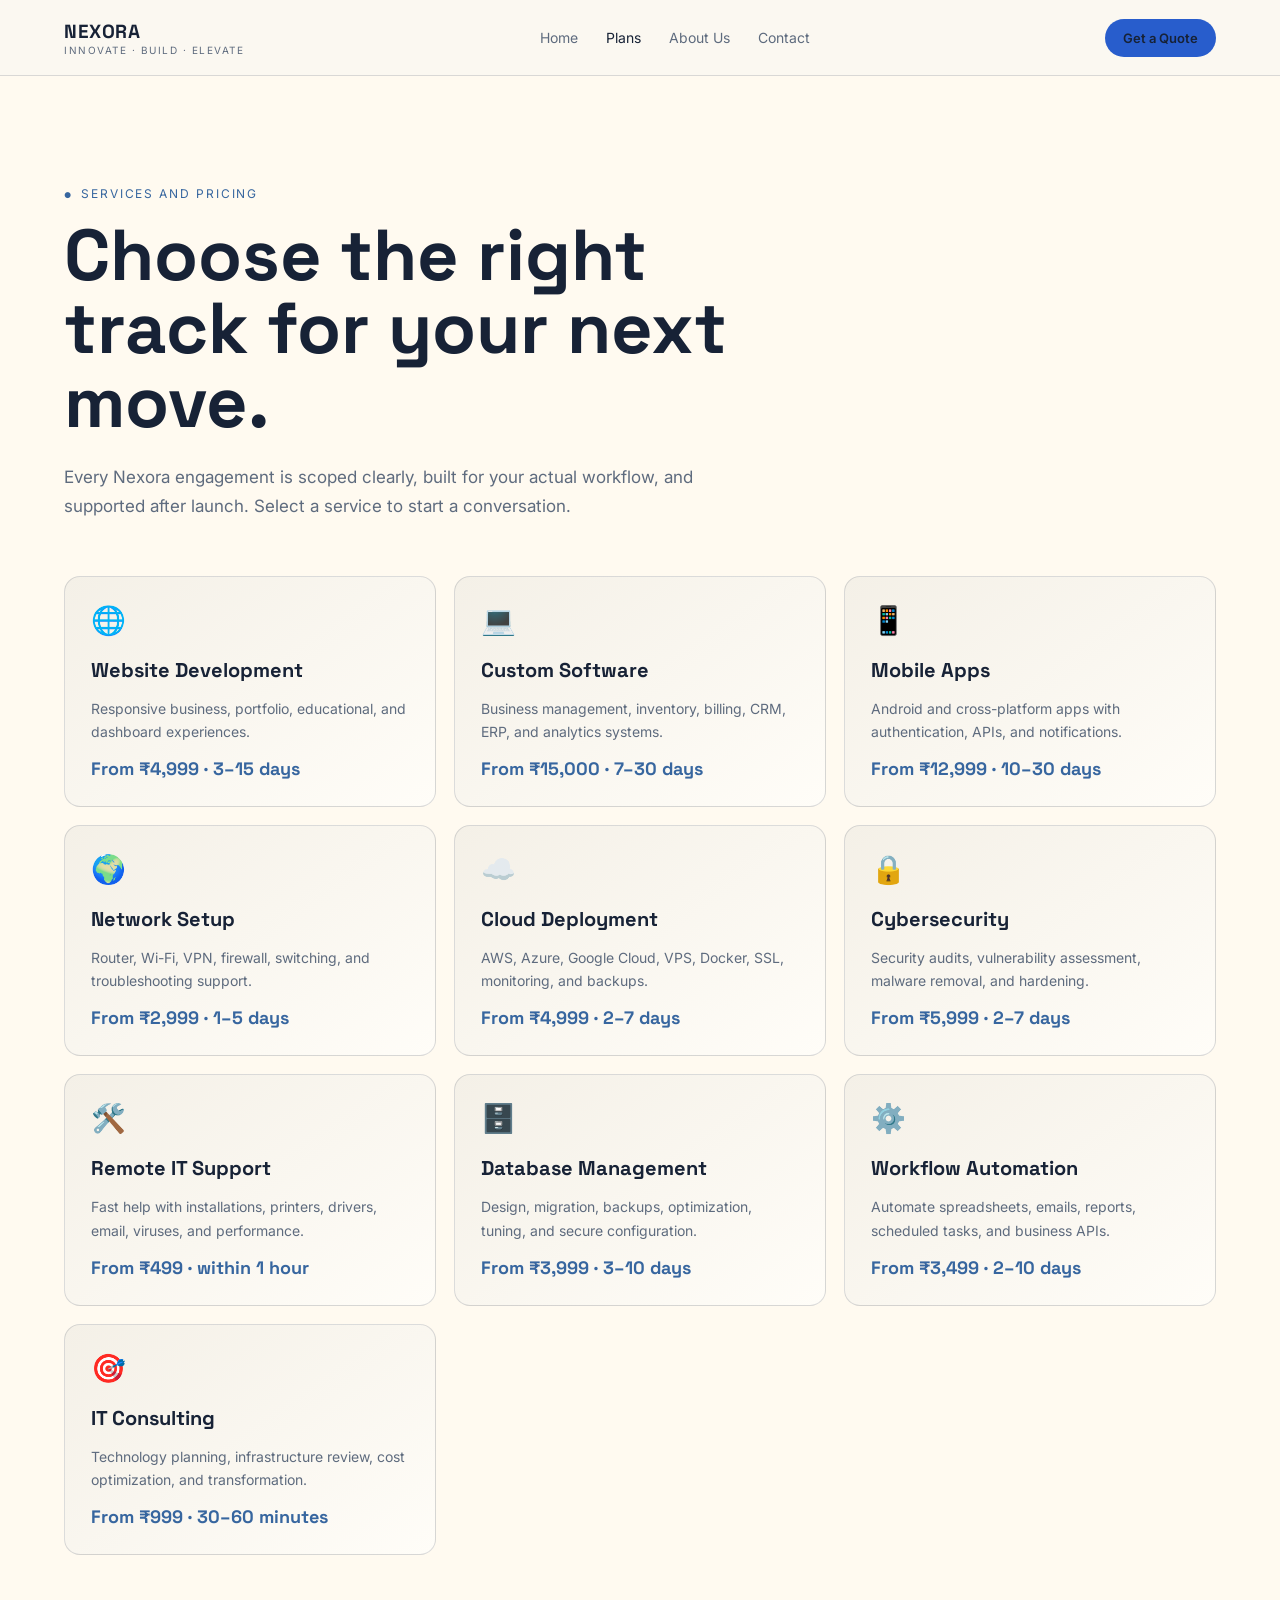
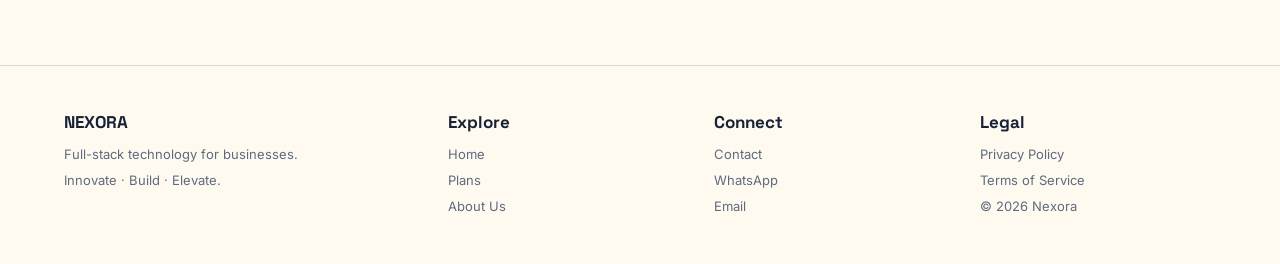
<file: plans.html>
<!DOCTYPE html>
<html lang="en">
<head>
<meta charset="UTF-8"><meta name="viewport" content="width=device-width, initial-scale=1.0">
<title>Plans | Nexora</title>
<link href="https://fonts.googleapis.com/css2?family=Space+Grotesk:wght@400;600;700&family=Inter:wght@400;500;600&display=swap" rel="stylesheet">
<style>
:root{--bg:#fffaf0;--panel:#fffdf8;--panel2:#f4f0e7;--line:rgba(38,53,74,.16);--blue:#37669f;--white:#172236;--muted:#5e6b7e}*{box-sizing:border-box}body{margin:0;background:#fffaf0;color:var(--white);font-family:Inter,sans-serif}a{color:inherit;text-decoration:none}header{height:76px;padding:0 clamp(20px,6vw,64px);display:flex;align-items:center;justify-content:space-between;border-bottom:1px solid var(--line);background:rgba(251,248,241,.9);position:sticky;top:0;z-index:2;backdrop-filter:blur(14px)}.brand{font:700 19px 'Space Grotesk';letter-spacing:.03em}.brand small{display:block;color:var(--muted);font:10px Inter;letter-spacing:.15em}nav{display:flex;gap:28px;color:var(--muted);font-size:14px}nav a:hover,.active{color:var(--white)}.btn{padding:11px 18px;border-radius:99px;background:#285dcc;font-size:13px;font-weight:600}.page{max-width:1320px;margin:auto;padding:110px clamp(20px,6vw,64px)}.eyebrow{color:var(--blue);font-size:12px;text-transform:uppercase;letter-spacing:.16em;margin-bottom:18px}.eyebrow:before{content:'●';font-size:8px;margin-right:8px}h1,h2,h3{font-family:'Space Grotesk'}h1{font-size:clamp(40px,6vw,72px);max-width:700px;line-height:1.02;margin:0}h2{font-size:32px;margin:0 0 12px}.intro{color:var(--muted);font-size:17px;line-height:1.7;max-width:650px;margin:24px 0 55px}.grid{display:grid;grid-template-columns:repeat(auto-fit,minmax(280px,1fr));gap:18px}.card{background:linear-gradient(145deg,var(--panel2),var(--panel));border:1px solid var(--line);border-radius:16px;padding:26px;min-height:220px}.card span{font-size:28px}.card h3{margin:20px 0 9px;font-size:20px}.card p{color:var(--muted);font-size:14px;line-height:1.65}.price{color:var(--blue);font-weight:700;font-family:'Space Grotesk';font-size:18px}footer{border-top:1px solid var(--line);padding:45px clamp(20px,6vw,64px);display:grid;grid-template-columns:1.5fr repeat(3,1fr);gap:30px;color:var(--muted);font-size:13px;line-height:2}footer strong{display:block;color:var(--white);font:700 17px 'Space Grotesk';margin-bottom:8px}footer a:hover{color:var(--white)}@media(max-width:700px){header nav{display:none}.page{padding-top:75px}footer{grid-template-columns:1fr 1fr}}
</style><style>
@media(max-width:700px){header{height:auto;min-height:68px;padding:12px 18px;gap:10px;flex-wrap:wrap}.brand{font-size:17px}header nav{display:flex;order:3;width:100%;gap:22px;overflow-x:auto;white-space:nowrap;padding:4px 0 8px;scrollbar-width:none}header nav::-webkit-scrollbar{display:none}header>.btn{padding:10px 13px;font-size:12px}.page{padding:72px 18px}.intro{margin-bottom:36px}.grid{grid-template-columns:minmax(0,1fr);gap:14px}.card{min-width:0;padding:22px;min-height:0}footer{grid-template-columns:1fr 1fr;gap:22px 16px;padding:32px 18px;overflow-wrap:anywhere}}
@media(max-width:380px){header>.btn{font-size:11px;padding:9px 10px}.page{padding-left:16px;padding-right:16px}footer{grid-template-columns:1fr}}
</style></head><body>
<header><a class="brand" href="nexora.html">NEXORA<small>INNOVATE · BUILD · ELEVATE</small></a><nav><a href="nexora.html">Home</a><a class="active" href="plans.html">Plans</a><a href="about.html">About Us</a><a href="contact.html">Contact</a></nav><a class="btn" href="contact.html">Get a Quote</a></header>
<main class="page"><div class="eyebrow">Services and pricing</div><h1>Choose the right track for your next move.</h1><p class="intro">Every Nexora engagement is scoped clearly, built for your actual workflow, and supported after launch. Select a service to start a conversation.</p><div class="grid">
<div class="card"><span>🌐</span><h3>Website Development</h3><p>Responsive business, portfolio, educational, and dashboard experiences.</p><div class="price">From ₹4,999 · 3–15 days</div></div>
<div class="card"><span>💻</span><h3>Custom Software</h3><p>Business management, inventory, billing, CRM, ERP, and analytics systems.</p><div class="price">From ₹15,000 · 7–30 days</div></div>
<div class="card"><span>📱</span><h3>Mobile Apps</h3><p>Android and cross-platform apps with authentication, APIs, and notifications.</p><div class="price">From ₹12,999 · 10–30 days</div></div>
<div class="card"><span>🌍</span><h3>Network Setup</h3><p>Router, Wi-Fi, VPN, firewall, switching, and troubleshooting support.</p><div class="price">From ₹2,999 · 1–5 days</div></div>
<div class="card"><span>☁️</span><h3>Cloud Deployment</h3><p>AWS, Azure, Google Cloud, VPS, Docker, SSL, monitoring, and backups.</p><div class="price">From ₹4,999 · 2–7 days</div></div>
<div class="card"><span>🔒</span><h3>Cybersecurity</h3><p>Security audits, vulnerability assessment, malware removal, and hardening.</p><div class="price">From ₹5,999 · 2–7 days</div></div>
<div class="card"><span>🛠️</span><h3>Remote IT Support</h3><p>Fast help with installations, printers, drivers, email, viruses, and performance.</p><div class="price">From ₹499 · within 1 hour</div></div>
<div class="card"><span>🗄️</span><h3>Database Management</h3><p>Design, migration, backups, optimization, tuning, and secure configuration.</p><div class="price">From ₹3,999 · 3–10 days</div></div>
<div class="card"><span>⚙️</span><h3>Workflow Automation</h3><p>Automate spreadsheets, emails, reports, scheduled tasks, and business APIs.</p><div class="price">From ₹3,499 · 2–10 days</div></div>
<div class="card"><span>🎯</span><h3>IT Consulting</h3><p>Technology planning, infrastructure review, cost optimization, and transformation.</p><div class="price">From ₹999 · 30–60 minutes</div></div>
</div></main>
<footer><div><strong>NEXORA</strong>Full-stack technology for businesses.<br>Innovate · Build · Elevate.</div><div><strong>Explore</strong><a href="nexora.html">Home</a><br><a href="plans.html">Plans</a><br><a href="about.html">About Us</a></div><div><strong>Connect</strong><a href="contact.html">Contact</a><br><a href="https://wa.me/9779866697309">WhatsApp</a><br><a href="mailto:formrule64@gmail.com">Email</a></div><div><strong>Legal</strong><a href="privacy.html">Privacy Policy</a><br><a href="terms.html">Terms of Service</a><br>© 2026 Nexora</div></footer>
</body></html>
</file>
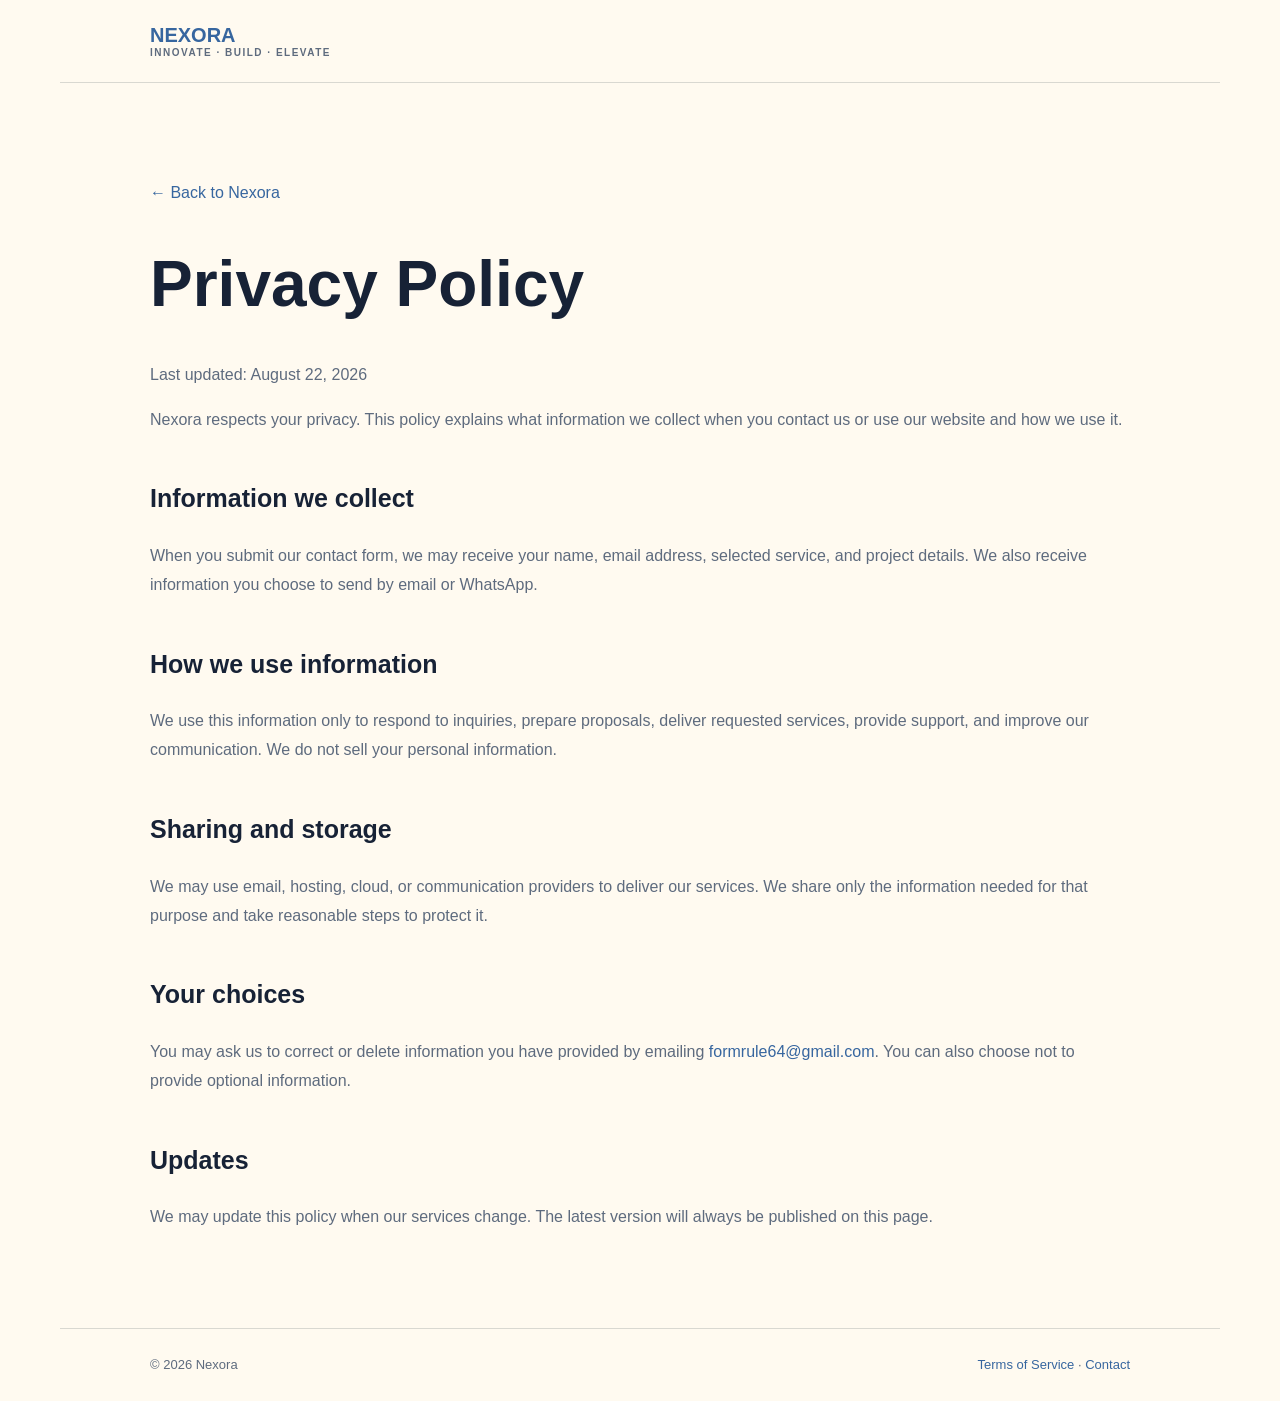
<file: privacy.html>
<!DOCTYPE html><html lang="en"><head><meta charset="UTF-8"><meta name="viewport" content="width=device-width, initial-scale=1.0"><title>Privacy Policy | Nexora</title><style>body{margin:0;background:#fffaf0;color:#172236;font:16px/1.8 Arial,sans-serif}a{color:#37669f;text-decoration:none}header,main,footer{max-width:980px;margin:auto;padding:24px 7%}header{border-bottom:1px solid #d9d8d1;font:bold 20px Arial}header small{display:block;color:#5e6b7e;font-size:10px;letter-spacing:.15em}main{padding-top:80px;padding-bottom:80px}h1,h2{font-family:Arial}h1{font-size:clamp(38px,6vw,64px);line-height:1.05}h2{margin-top:42px;font-size:25px}p,li{color:#5e6b7e}footer{border-top:1px solid #d9d8d1;color:#5e6b7e;font-size:13px;display:flex;justify-content:space-between;gap:20px;flex-wrap:wrap}@media(max-width:520px){header,main,footer{padding-left:18px;padding-right:18px}main{padding-top:56px;padding-bottom:56px}h1{overflow-wrap:anywhere}footer{font-size:12px;gap:12px}}</style></head><body><header><a href="nexora.html">NEXORA</a><small>INNOVATE · BUILD · ELEVATE</small></header><main><p><a href="nexora.html">← Back to Nexora</a></p><h1>Privacy Policy</h1><p>Last updated: August 22, 2026</p><p>Nexora respects your privacy. This policy explains what information we collect when you contact us or use our website and how we use it.</p><h2>Information we collect</h2><p>When you submit our contact form, we may receive your name, email address, selected service, and project details. We also receive information you choose to send by email or WhatsApp.</p><h2>How we use information</h2><p>We use this information only to respond to inquiries, prepare proposals, deliver requested services, provide support, and improve our communication. We do not sell your personal information.</p><h2>Sharing and storage</h2><p>We may use email, hosting, cloud, or communication providers to deliver our services. We share only the information needed for that purpose and take reasonable steps to protect it.</p><h2>Your choices</h2><p>You may ask us to correct or delete information you have provided by emailing <a href="mailto:formrule64@gmail.com">formrule64@gmail.com</a>. You can also choose not to provide optional information.</p><h2>Updates</h2><p>We may update this policy when our services change. The latest version will always be published on this page.</p></main><footer><span>© 2026 Nexora</span><span><a href="terms.html">Terms of Service</a> · <a href="contact.html">Contact</a></span></footer></body></html>
</file>
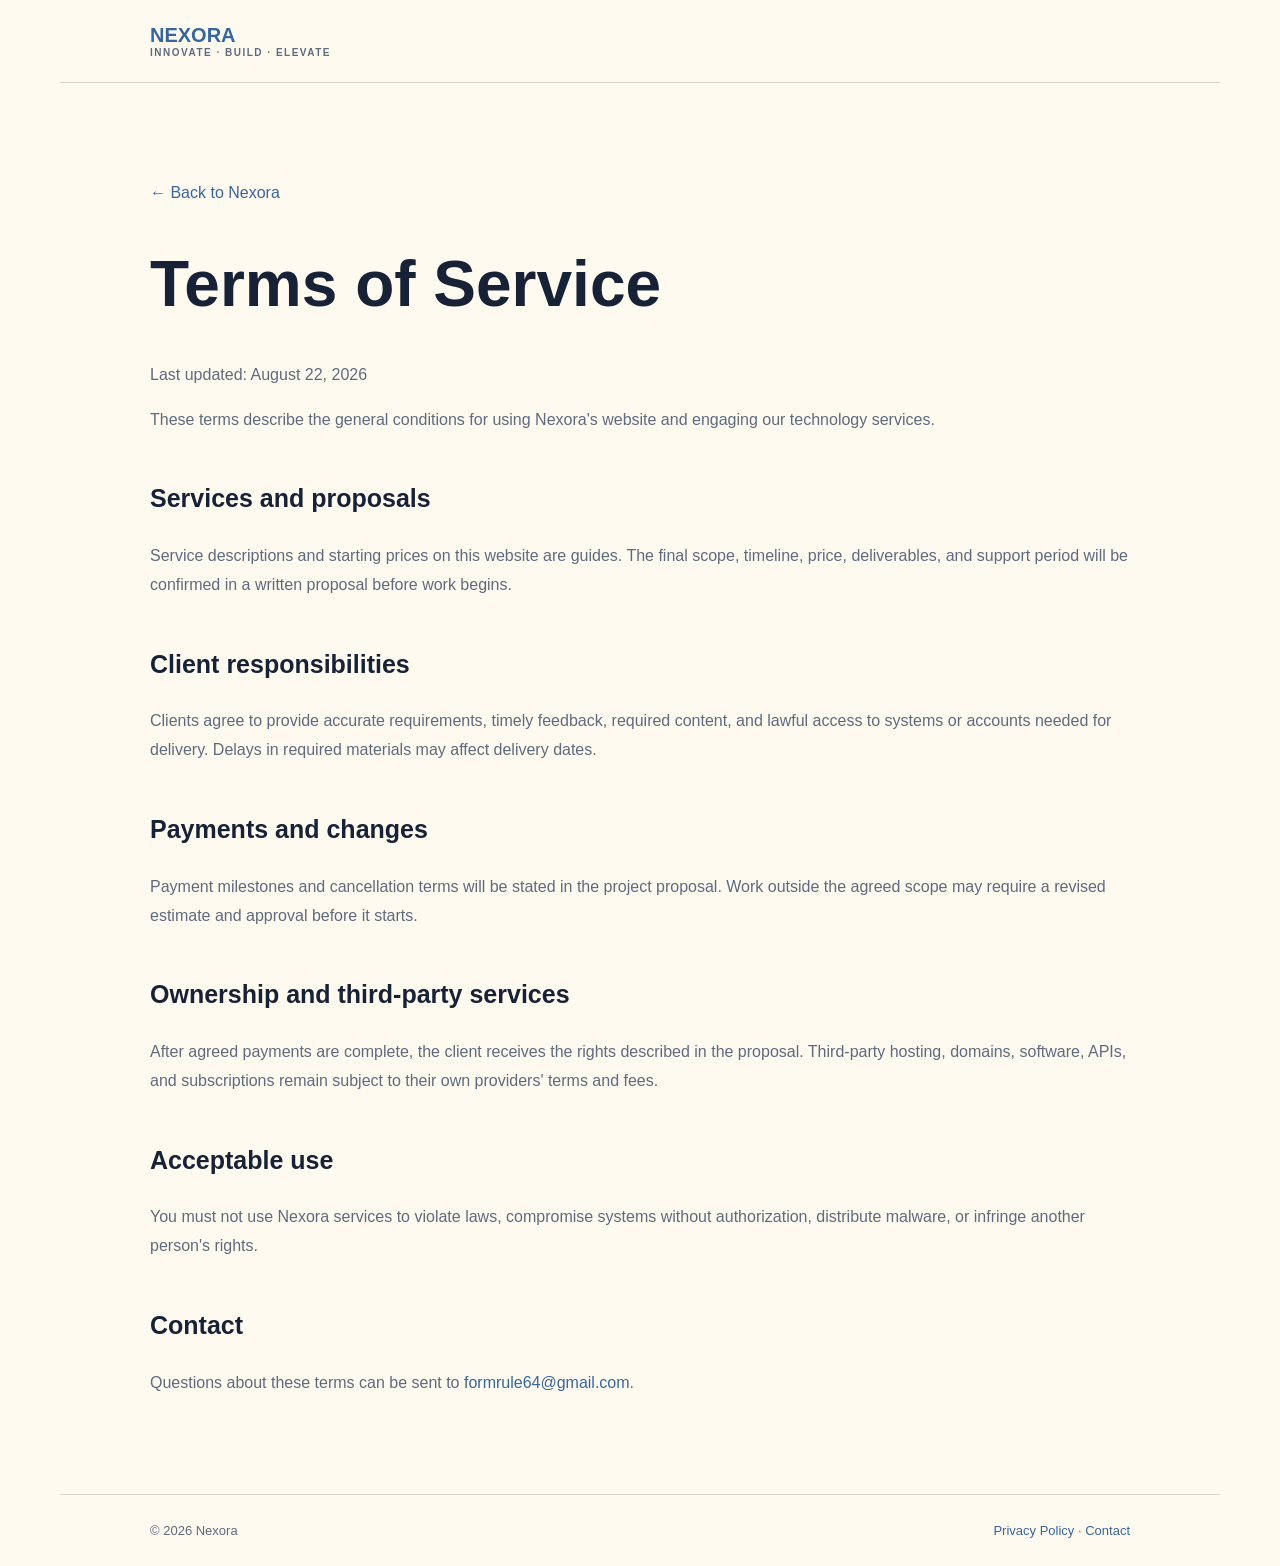
<file: terms.html>
<!DOCTYPE html><html lang="en"><head><meta charset="UTF-8"><meta name="viewport" content="width=device-width, initial-scale=1.0"><title>Terms of Service | Nexora</title><style>body{margin:0;background:#fffaf0;color:#172236;font:16px/1.8 Arial,sans-serif}a{color:#37669f;text-decoration:none}header,main,footer{max-width:980px;margin:auto;padding:24px 7%}header{border-bottom:1px solid #d9d8d1;font:bold 20px Arial}header small{display:block;color:#5e6b7e;font-size:10px;letter-spacing:.15em}main{padding-top:80px;padding-bottom:80px}h1,h2{font-family:Arial}h1{font-size:clamp(38px,6vw,64px);line-height:1.05}h2{margin-top:42px;font-size:25px}p,li{color:#5e6b7e}footer{border-top:1px solid #d9d8d1;color:#5e6b7e;font-size:13px;display:flex;justify-content:space-between;gap:20px;flex-wrap:wrap}@media(max-width:520px){header,main,footer{padding-left:18px;padding-right:18px}main{padding-top:56px;padding-bottom:56px}h1{overflow-wrap:anywhere}footer{font-size:12px;gap:12px}}</style></head><body><header><a href="nexora.html">NEXORA</a><small>INNOVATE · BUILD · ELEVATE</small></header><main><p><a href="nexora.html">← Back to Nexora</a></p><h1>Terms of Service</h1><p>Last updated: August 22, 2026</p><p>These terms describe the general conditions for using Nexora's website and engaging our technology services.</p><h2>Services and proposals</h2><p>Service descriptions and starting prices on this website are guides. The final scope, timeline, price, deliverables, and support period will be confirmed in a written proposal before work begins.</p><h2>Client responsibilities</h2><p>Clients agree to provide accurate requirements, timely feedback, required content, and lawful access to systems or accounts needed for delivery. Delays in required materials may affect delivery dates.</p><h2>Payments and changes</h2><p>Payment milestones and cancellation terms will be stated in the project proposal. Work outside the agreed scope may require a revised estimate and approval before it starts.</p><h2>Ownership and third-party services</h2><p>After agreed payments are complete, the client receives the rights described in the proposal. Third-party hosting, domains, software, APIs, and subscriptions remain subject to their own providers' terms and fees.</p><h2>Acceptable use</h2><p>You must not use Nexora services to violate laws, compromise systems without authorization, distribute malware, or infringe another person's rights.</p><h2>Contact</h2><p>Questions about these terms can be sent to <a href="mailto:formrule64@gmail.com">formrule64@gmail.com</a>.</p></main><footer><span>© 2026 Nexora</span><span><a href="privacy.html">Privacy Policy</a> · <a href="contact.html">Contact</a></span></footer></body></html>
</file>
